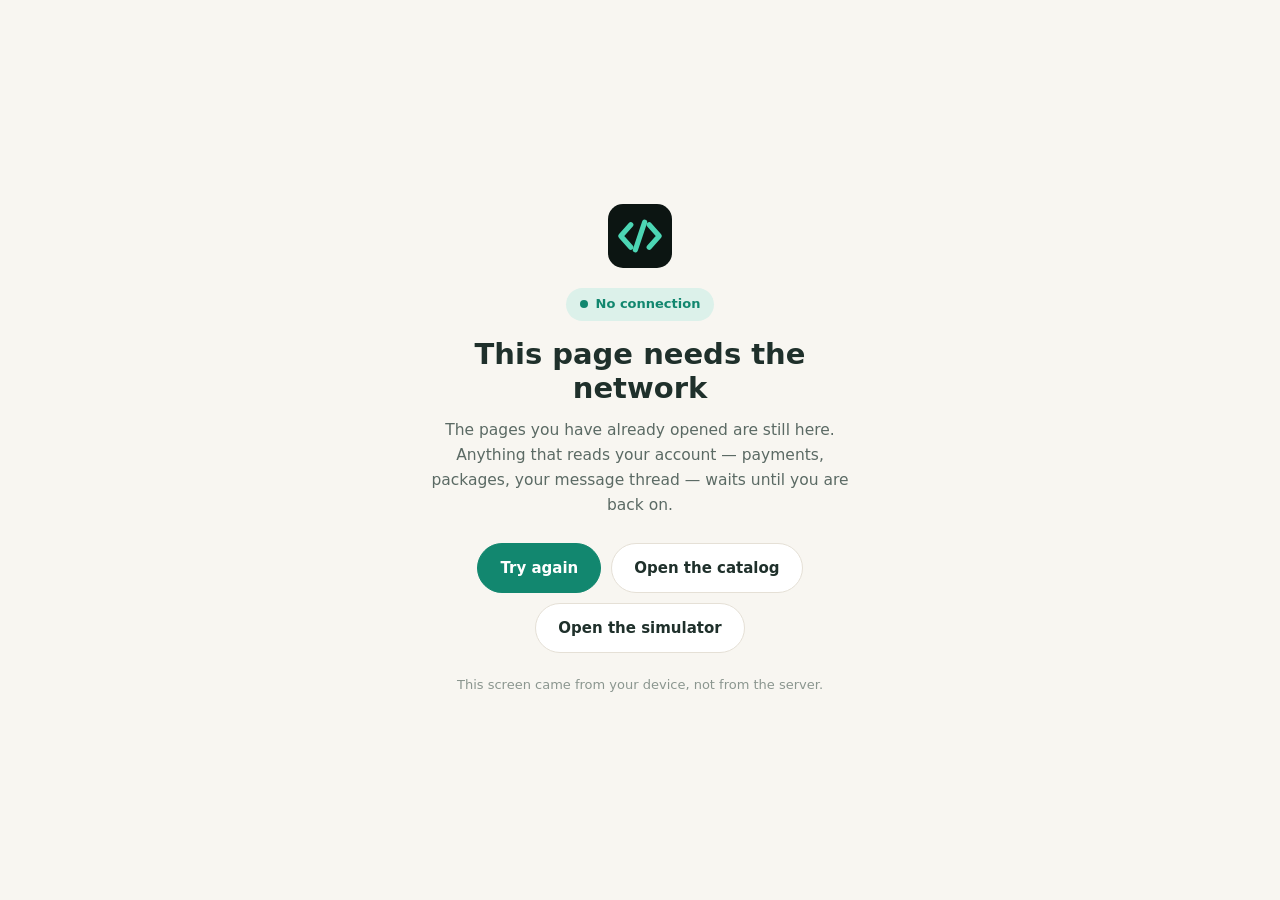
<file: offline.html>
<!doctype html>
<html lang="en">
<head>
<meta charset="utf-8">
<meta name="viewport" content="width=device-width, initial-scale=1, viewport-fit=cover">
<title>Offline — Build with JUDECH</title>
<meta name="robots" content="noindex">
<meta name="theme-color" content="#F8F6F1" media="(prefers-color-scheme: light)">
<meta name="theme-color" content="#101512" media="(prefers-color-scheme: dark)">
<link rel="icon" href="/favicon.ico" sizes="32x32 16x16">
<link rel="icon" type="image/svg+xml" href="/icons/icon.svg">
<link rel="apple-touch-icon" href="/icons/apple-touch-icon.png">
<style>
  :root{
    --ground:#F8F6F1; --panel:#FFFFFF; --line:#E5E0D6;
    --ink:#1F302B; --ink-2:#5B6A64; --ink-3:#8B968F;
    --accent:#12876F; --accent-soft:#DCF1EA; --on-accent:#FFFFFF;
  }
  @media (prefers-color-scheme:dark){
    :root{
      --ground:#101512; --panel:#19211D; --line:#2B3730;
      --ink:#E7EDEA; --ink-2:#A3B0AA; --ink-3:#78857F;
      --accent:#4CD6B4; --accent-soft:#123029; --on-accent:#052019;
    }
  }
  *{box-sizing:border-box}
  html,body{margin:0; height:100%}
  body{
    display:grid; place-items:center;
    padding:max(24px, env(safe-area-inset-top)) max(20px, env(safe-area-inset-right))
            max(24px, env(safe-area-inset-bottom)) max(20px, env(safe-area-inset-left));
    background:var(--ground); color:var(--ink);
    font-family:"Nunito",system-ui,-apple-system,"Segoe UI",sans-serif;
    line-height:1.6; -webkit-font-smoothing:antialiased; text-align:center;
  }
  .sheet{width:min(430px,100%)}
  .mark{width:64px; height:64px; margin:0 auto 20px; display:block}
  h1{font-size:clamp(23px,6vw,29px); font-weight:800; line-height:1.2; margin:0}
  p{color:var(--ink-2); font-size:15.5px; margin:12px 0 0}
  .dot{display:inline-flex; align-items:center; gap:8px; margin-bottom:16px;
    padding:6px 14px; border-radius:999px; background:var(--accent-soft);
    color:var(--accent); font-size:13px; font-weight:800}
  .dot i{width:8px; height:8px; border-radius:50%; background:currentColor;
    animation:beat 1.8s ease-in-out infinite}
  @keyframes beat{50%{opacity:.35; transform:scale(.8)}}
  .acts{display:flex; flex-wrap:wrap; gap:10px; justify-content:center; margin-top:26px}
  .btn{display:inline-flex; align-items:center; justify-content:center; min-height:48px;
    padding:12px 22px; border-radius:999px; border:1.5px solid var(--line);
    background:var(--panel); color:inherit; font:inherit; font-weight:800; font-size:15px;
    text-decoration:none; cursor:pointer}
  .btn.primary{background:var(--accent); border-color:var(--accent); color:var(--on-accent)}
  .fine{margin-top:22px; font-size:13px; color:var(--ink-3)}
  @media (prefers-reduced-motion:reduce){ .dot i{animation:none} }
</style>
</head>
<body>
  <main class="sheet">
    <svg class="mark" viewBox="0 0 32 32" aria-hidden="true">
      <rect width="32" height="32" rx="7.5" fill="#0C1512"/>
      <g fill="none" stroke="#4CD6B4" stroke-width="2.6" stroke-linecap="round" stroke-linejoin="round">
        <path d="M11.4 10.4 6.4 16l5 5.6"/><path d="M20.6 10.4 25.6 16l-5 5.6"/><path d="M18.3 9.1 13.7 22.9"/>
      </g>
    </svg>
    <span class="dot"><i></i> No connection</span>
    <h1>This page needs the network</h1>
    <p>The pages you have already opened are still here. Anything that reads your
       account &mdash; payments, packages, your message thread &mdash; waits until
       you are back on.</p>
    <div class="acts">
      <button class="btn primary" type="button" id="again">Try again</button>
      <a class="btn" href="/">Open the catalog</a>
      <a class="btn" href="/simulation.html">Open the simulator</a>
    </div>
    <p class="fine">This screen came from your device, not from the server.</p>
  </main>
<script>
  var btn = document.getElementById('again');
  btn.addEventListener('click', function () { location.reload(); });
  /* the moment the network is back, go and get the page that was asked for */
  window.addEventListener('online', function () { location.reload(); });
</script>
</body>
</html>
</file>
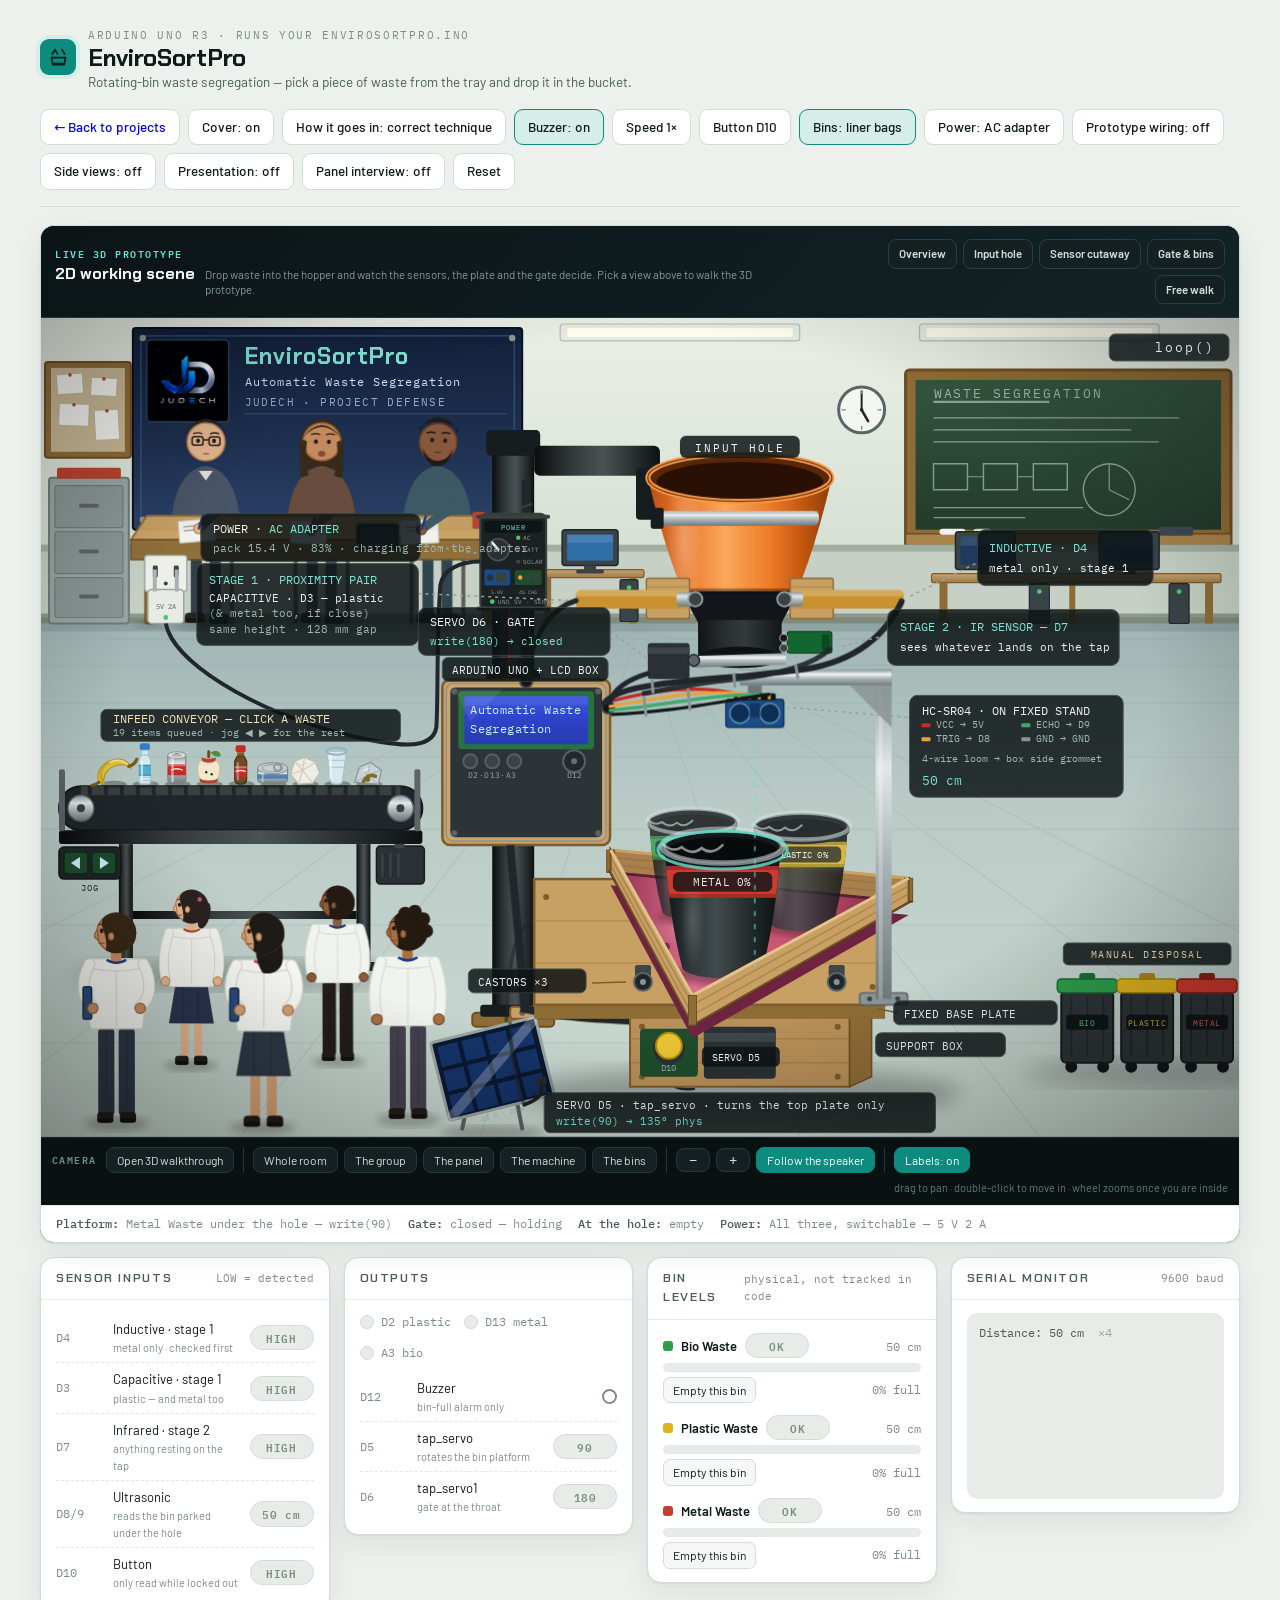
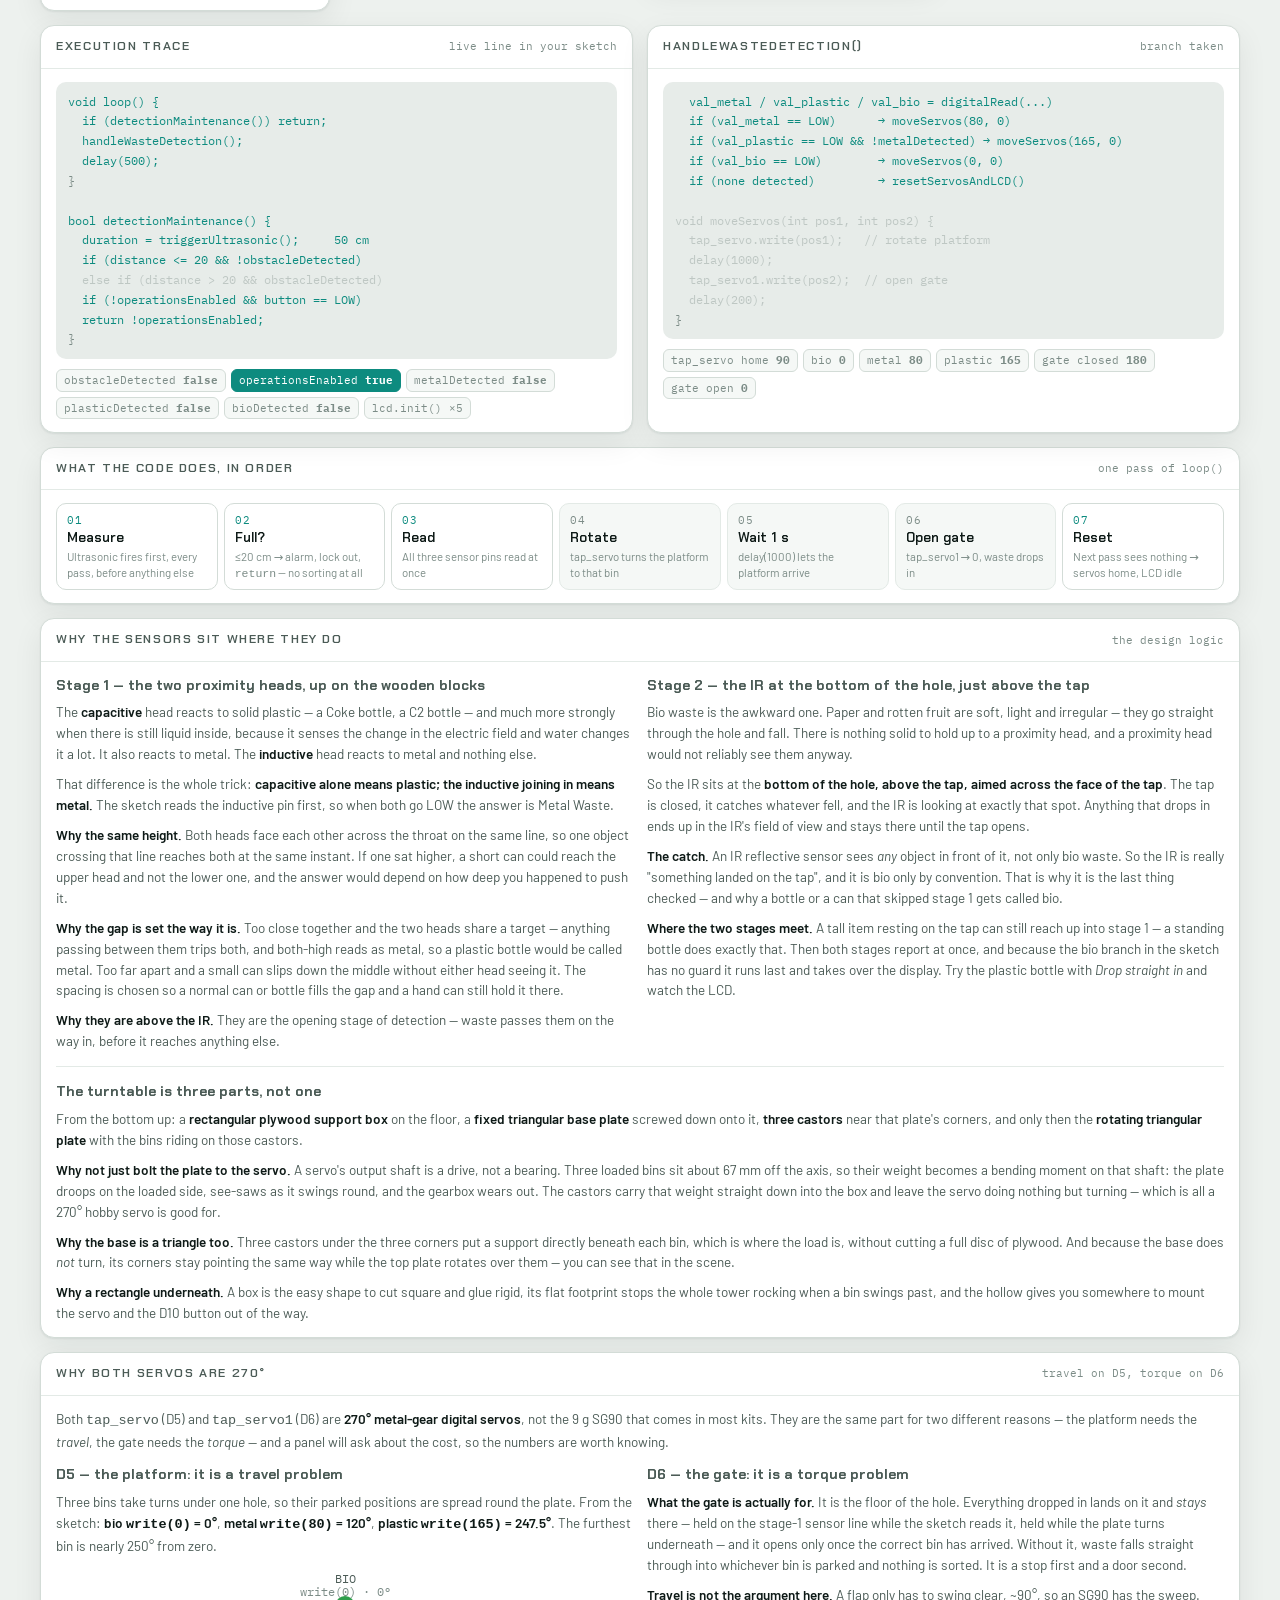
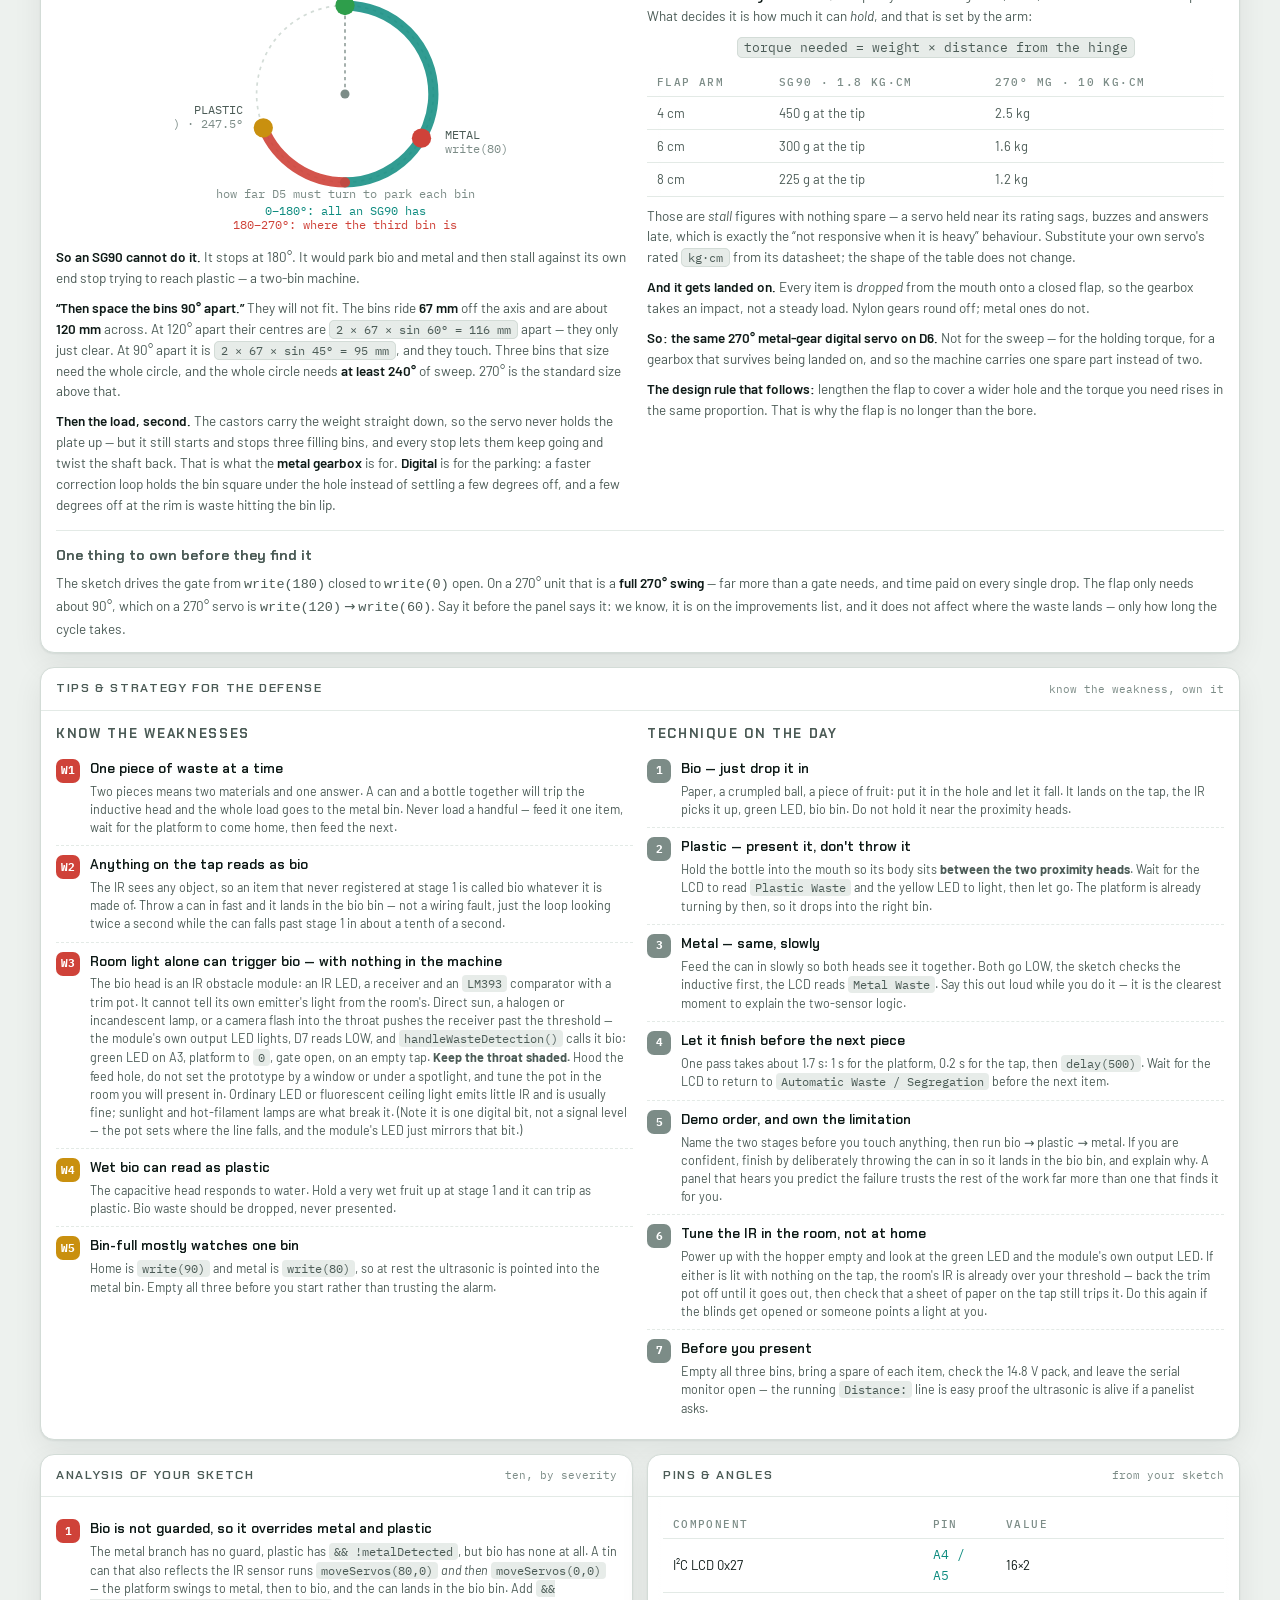
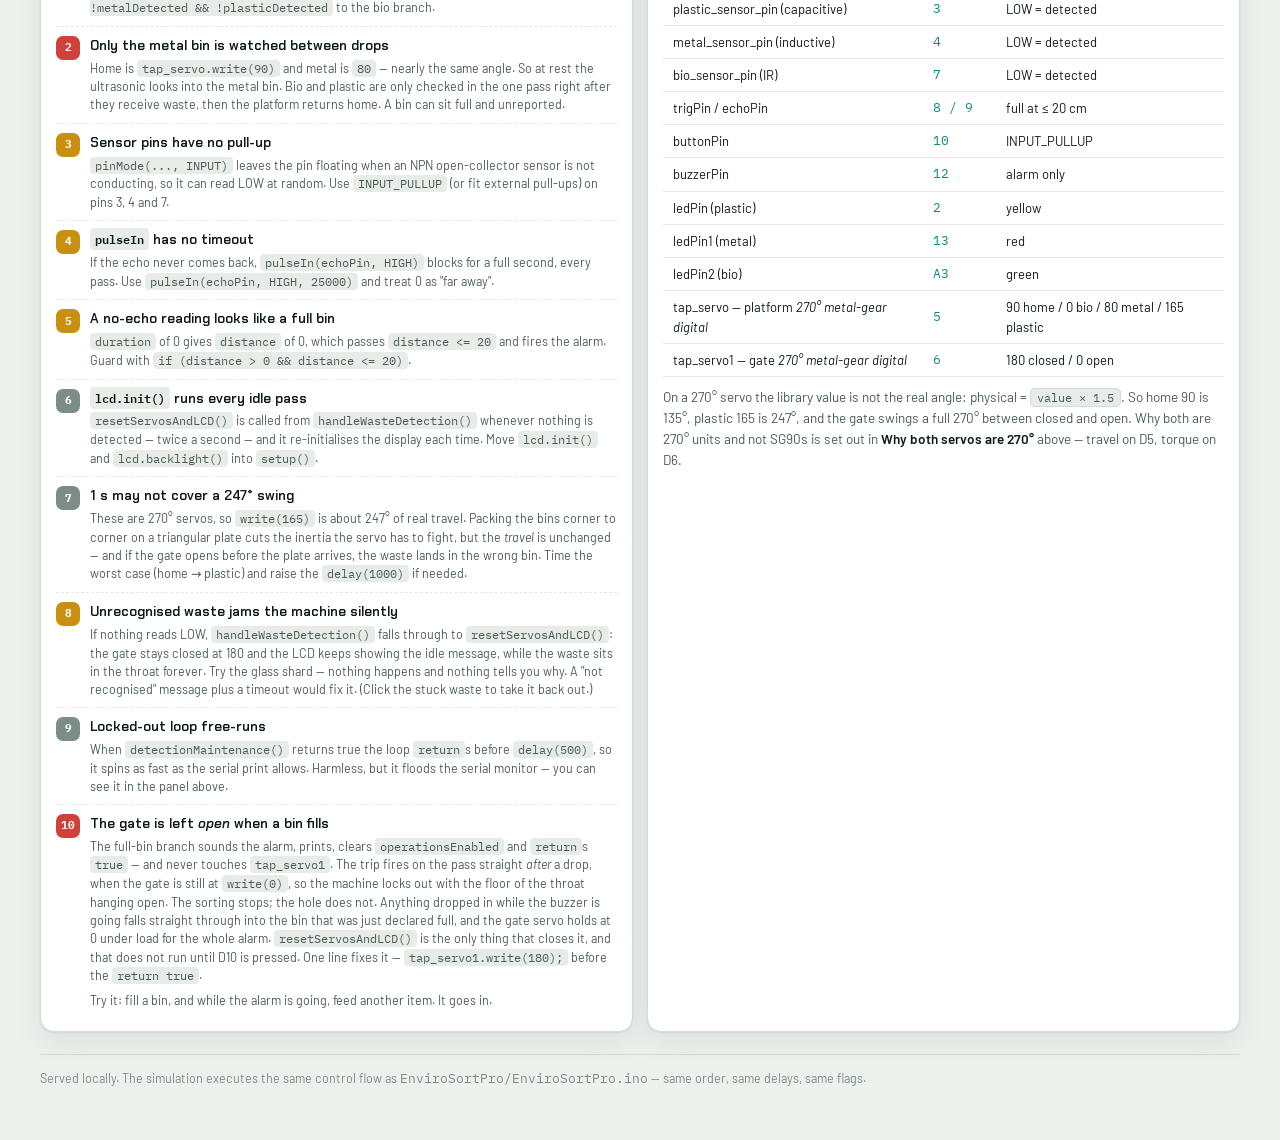
<file: simulation.html>
<!doctype html>
<html lang="en">
<head>
<meta charset="utf-8">
<meta name="viewport" content="width=device-width, initial-scale=1, viewport-fit=cover">
<!-- the page names the version of every asset, so it is always fetched fresh -->
<meta http-equiv="cache-control" content="no-cache, must-revalidate">
<title>EnviroSortPro — Automatic Waste Segregation Simulator</title>
<!-- the .ico is the one every browser looks for at the site root whether or not
     the page names an icon; the svg below is what a modern one actually draws -->
<link rel="icon" href="/favicon.ico" sizes="32x32 16x16">
<link rel="icon" type="image/svg+xml" href="data:image/svg+xml,<svg xmlns='http://www.w3.org/2000/svg' viewBox='0 0 16 16'><text y='13' font-size='13'>&#9851;</text></svg>">
<!-- ===== installable app =====
     The manifest makes the site something you can keep on a home screen; the
     two theme-colors hand the phone the right colour for the bar above the
     page in either theme, and the apple-* pair is the same arrangement for a
     Safari that has never read a manifest. -->
<link rel="manifest" href="/manifest.webmanifest">
<meta name="theme-color" content="#EDF1EE" media="(prefers-color-scheme: light)">
<meta name="theme-color" content="#0B1211" media="(prefers-color-scheme: dark)">
<meta name="color-scheme" content="light dark">
<meta name="application-name" content="JUDECH">
<meta name="mobile-web-app-capable" content="yes">
<meta name="apple-mobile-web-app-capable" content="yes">
<meta name="apple-mobile-web-app-status-bar-style" content="black-translucent">
<meta name="apple-mobile-web-app-title" content="EnviroSortPro">
<link rel="apple-touch-icon" href="/icons/apple-touch-icon.png">
<link rel="apple-touch-icon" sizes="167x167" href="/icons/apple-touch-icon-167.png">
<link rel="mask-icon" href="/icons/icon.svg" color="#12876F">
<link rel="preconnect" href="https://fonts.googleapis.com">
<link rel="preconnect" href="https://fonts.gstatic.com" crossorigin>
<link rel="stylesheet" href="https://fonts.googleapis.com/css2?family=Chakra+Petch:wght@500;600;700&family=Barlow:wght@400;500;600&family=IBM+Plex+Mono:wght@400;500;600&display=swap">
<link rel="stylesheet" href="css/style.css?v=20260914r">
<link rel="stylesheet" href="css/mobile.css?v=20260914r">
</head>
<body class="page-sim">
<div class="wrap">

<header>
  <div class="brandline">
    <span class="mark" aria-hidden="true">
      <svg viewBox="0 0 24 24" fill="none" stroke="#05201C" stroke-width="2" stroke-linecap="round" stroke-linejoin="round">
        <path d="M7 19h10M5 8l3-5 3 5M19 8l-3-5"/><path d="M4 12h16l-1.5 8h-13z"/>
      </svg>
    </span>
    <div>
      <span class="eyebrow">Arduino Uno R3 &middot; runs your EnviroSortPro.ino</span>
      <h1>EnviroSortPro</h1>
      <div class="sub">Rotating-bin waste segregation &mdash; pick a piece of waste from the tray and drop it in the bucket.</div>
    </div>
  </div>
  <div class="hdr-tools">
    <a class="btn" href="index.html">&larr; Back to projects</a>
    <button class="btn" type="button" data-pwa-install hidden>Install app</button>
    <button class="btn" id="coverBtn" aria-pressed="false">Cover: on</button>
    <button class="btn" id="insertBtn">How it goes in: correct technique</button>
    <button class="btn" id="soundBtn" aria-pressed="true">Buzzer: on</button>
    <button class="btn" id="speedBtn">Speed 1&times;</button>
    <button class="btn" id="btnD10">Button D10</button>
    <button class="btn" id="linerBtn" aria-pressed="true">Bins: liner bags</button>
    <button class="btn" id="powerBtn" aria-pressed="false">Power: AC adapter</button>
    <button class="btn" id="protoBtn" aria-pressed="false">Prototype wiring: off</button>
    <button class="btn" id="sideBtn" aria-pressed="false">Side views: off</button>
    <button class="btn" id="presentBtn" aria-pressed="false">Presentation: off</button>
    <button class="btn" id="interviewBtn" aria-pressed="false">Panel interview: off</button>
    <button class="btn" id="resetBtn">Reset</button>
  </div>
</header>

<section class="card scene" id="sceneCard">
<div class="prototype-nav" id="prototypeNav" aria-label="3D prototype views">
  <div class="prototype-nav-copy">
    <span class="prototype-kicker">Live 3D prototype</span>
    <strong id="protoViewTitle">Fixed overview</strong>
    <span id="protoViewCopy">See the complete machine, its input opening, controller, gate, sensors and rotating bins.</span>
  </div>
  <div class="prototype-nav-actions" role="group" aria-label="Choose a prototype view">
    <button type="button" class="proto-view" data-proto-focus="overview" aria-pressed="true">Overview</button>
    <button type="button" class="proto-view" data-proto-focus="hole" aria-pressed="false">Input hole</button>
    <button type="button" class="proto-view" data-proto-focus="sensors" aria-pressed="false">Sensor cutaway</button>
    <button type="button" class="proto-view" data-proto-focus="sorter" aria-pressed="false">Gate &amp; bins</button>
    <button type="button" class="proto-view" data-proto-focus="walk" aria-pressed="false">Free walk</button>
  </div>
</div>
<svg id="scene" viewBox="0 0 1200 820" role="img" aria-label="Simulation of the EnviroSortPro machine with a rotating bin platform">
<defs>
  <clipPath id="beltClip"><rect x="40" y="466" width="320" height="16"/></clipPath>
  <linearGradient id="wallG" x1="0" y1="0" x2="0" y2="1">
    <stop offset="0" stop-color="#EAEFE6"/><stop offset=".55" stop-color="#DDE5DA"/><stop offset="1" stop-color="#CFD9CC"/>
  </linearGradient>
  <linearGradient id="tarpG" x1="0" y1="0" x2="0" y2="1">
    <stop offset="0" stop-color="#12203A"/><stop offset=".55" stop-color="#1E3050"/><stop offset="1" stop-color="#2A4166"/>
  </linearGradient>
  <linearGradient id="boardG" x1="0" y1="0" x2="0" y2="1">
    <stop offset="0" stop-color="#33553F"/><stop offset=".5" stop-color="#2A4835"/><stop offset="1" stop-color="#223B2C"/>
  </linearGradient>
  <linearGradient id="deskG" x1="0" y1="0" x2="0" y2="1">
    <stop offset="0" stop-color="#C6A472"/><stop offset="1" stop-color="#9E7C4A"/>
  </linearGradient>
  <linearGradient id="floorG" x1="0" y1="0" x2="0" y2="1">
    <stop offset="0" stop-color="#9FB5B4"/><stop offset=".35" stop-color="#BACBC6"/><stop offset="1" stop-color="#CBD9D2"/>
  </linearGradient>
  <linearGradient id="hopG" x1="0" y1="0" x2="1" y2="0">
    <stop offset="0" stop-color="#B84E12"/><stop offset=".18" stop-color="#E8752A"/>
    <stop offset=".42" stop-color="#FCA85C"/><stop offset=".66" stop-color="#EE7C28"/>
    <stop offset=".84" stop-color="#C4570F"/><stop offset="1" stop-color="#8E3C0A"/>
  </linearGradient>
  <linearGradient id="binG" x1="0" y1="0" x2="1" y2="0">
    <stop offset="0" stop-color="#101416"/><stop offset=".2" stop-color="#2C3436"/>
    <stop offset=".45" stop-color="#414A4C"/><stop offset=".72" stop-color="#252C2E"/><stop offset="1" stop-color="#0C1011"/>
  </linearGradient>
  <linearGradient id="pipeG" x1="0" y1="0" x2="1" y2="0">
    <stop offset="0" stop-color="#0A0C0D"/><stop offset=".3" stop-color="#33393B"/>
    <stop offset=".55" stop-color="#4A5254"/><stop offset="1" stop-color="#0D1112"/>
  </linearGradient>
  <linearGradient id="steelG" x1="0" y1="0" x2="0" y2="1">
    <stop offset="0" stop-color="#8C979A"/><stop offset=".3" stop-color="#E2E8E9"/>
    <stop offset=".6" stop-color="#A8B2B5"/><stop offset="1" stop-color="#6E787B"/>
  </linearGradient>
  <linearGradient id="platG" x1="0" y1="0" x2="1" y2="0">
    <stop offset="0" stop-color="#8E2E4C"/><stop offset=".28" stop-color="#DE6E8D"/>
    <stop offset=".58" stop-color="#C9536F"/><stop offset="1" stop-color="#7C2946"/>
  </linearGradient>
  <linearGradient id="cardG" x1="0" y1="0" x2="0" y2="1">
    <stop offset="0" stop-color="#D6B27C"/><stop offset="1" stop-color="#B78F58"/>
  </linearGradient>
  <linearGradient id="lcdG" x1="0" y1="0" x2="0" y2="1">
    <stop offset="0" stop-color="#2A44E0"/><stop offset=".5" stop-color="#1C31C6"/><stop offset="1" stop-color="#152AA8"/>
  </linearGradient>
  <radialGradient id="vig" cx=".5" cy=".45" r=".78">
    <stop offset=".55" stop-color="#000" stop-opacity="0"/><stop offset="1" stop-color="#000" stop-opacity=".42"/>
  </radialGradient>
  <radialGradient id="spec"><stop offset="0" stop-color="#fff" stop-opacity=".5"/><stop offset="1" stop-color="#fff" stop-opacity="0"/></radialGradient>
  <filter id="blurS"><feGaussianBlur stdDeviation="10"/></filter>
  <filter id="blurXS"><feGaussianBlur stdDeviation="4"/></filter>
  <filter id="glow"><feGaussianBlur stdDeviation="6" result="b"/><feMerge><feMergeNode in="b"/><feMergeNode in="SourceGraphic"/></feMerge></filter>
  <clipPath id="hopClip"><path d="M 572 88 Q 604 224 642 290 A 58 16 0 0 0 758 290 Q 796 224 828 88 Z"/></clipPath>
  <clipPath id="binClip"><path id="cpShared" d=""/></clipPath>
</defs>

<!-- ====== the room: a college laboratory used for the defense ====== -->
<rect x="0" y="0" width="1200" height="306" fill="url(#wallG)"/>

<!-- surface-mounted fluorescents -->
<g id="lights">
  <rect x="520" y="6" width="240" height="17" rx="3" fill="#E4EAE2" stroke="#AFBCAD" stroke-width="1.2"/>
  <rect x="527" y="10" width="226" height="9" rx="2" fill="#FFFDEC"/>
  <rect x="880" y="6" width="240" height="17" rx="3" fill="#E4EAE2" stroke="#AFBCAD" stroke-width="1.2"/>
  <rect x="887" y="10" width="226" height="9" rx="2" fill="#FFFDEC"/>
</g>

<!-- notice board, far left -->
<g id="notice">
  <rect x="4" y="44" width="86" height="96" rx="3" fill="#8E6C36" stroke="#6E4E24" stroke-width="2"/>
  <rect x="10" y="50" width="74" height="84" fill="#C9B896"/>
  <g fill="#F2F2EE" stroke="#B8AE94" stroke-width=".8">
    <rect x="16" y="56" width="26" height="20" transform="rotate(-4 29 66)"/>
    <rect x="50" y="60" width="26" height="18" transform="rotate(3 63 69)"/>
    <rect x="18" y="86" width="30" height="22" transform="rotate(2 33 97)"/>
    <rect x="54" y="92" width="24" height="30" transform="rotate(-3 66 107)"/>
  </g>
  <g fill="#B8452E"><circle cx="29" cy="57" r="1.8"/><circle cx="63" cy="61" r="1.8"/><circle cx="33" cy="87" r="1.8"/><circle cx="66" cy="93" r="1.8"/></g>
</g>

<!-- chalkboard, right wall -->
<g id="chalkboard">
  <rect x="866" y="52" width="326" height="182" rx="4" fill="#8E6C36" stroke="#6E4E24" stroke-width="3"/>
  <rect x="876" y="62" width="306" height="150" fill="url(#boardG)"/>
  <g stroke="#E8F0E8" fill="none" opacity=".5">
    <path d="M894 84 H1010" stroke-width="2.2"/>
    <path d="M894 100 H1140 M894 112 H1092 M894 124 H1120" stroke-width="1.2"/>
    <path d="M894 146 h34 v26 h-34 z M944 146 h34 v26 h-34 z M994 146 h34 v26 h-34 z" stroke-width="1.4"/>
    <path d="M928 159 H944 M978 159 H994" stroke-width="1.2"/>
    <path d="M894 190 H1044 M894 200 H986" stroke-width="1.2"/>
    <path d="M1070 146 a26 26 0 1 0 .1 0" stroke-width="1.4"/>
    <path d="M1070 146 V172 M1070 172 L1090 182" stroke-width="1.2"/>
  </g>
  <text x="894" y="80" font-family="IBM Plex Mono, monospace" font-size="13" letter-spacing="2" fill="#E8F0E8" opacity=".62">WASTE SEGREGATION</text>
  <rect x="866" y="216" width="326" height="12" rx="2" fill="#A8834A" stroke="#6E4E24" stroke-width="1.5"/>
  <rect x="900" y="211" width="26" height="6" rx="3" fill="#F2F2EE"/>
  <rect x="934" y="211" width="18" height="6" rx="3" fill="#F2F2EE" opacity=".8"/>
  <rect x="1120" y="209" width="34" height="9" rx="2" fill="#3E4A54"/>
</g>

<!-- wall clock -->
<g id="clock">
  <circle cx="822" cy="92" r="23" fill="#F4F6F2" stroke="#5B6467" stroke-width="3"/>
  <circle cx="822" cy="92" r="1.8" fill="#20272A"/>
  <path id="clockH" d="M822 92 V79" stroke="#20272A" stroke-width="2.6" stroke-linecap="round"/>
  <path id="clockM" d="M822 92 V73" stroke="#20272A" stroke-width="2" stroke-linecap="round"/>
  <g stroke="#8A9496" stroke-width="1.5"><path d="M822 72 V76"/><path d="M842 92 H838"/><path d="M822 112 V108"/><path d="M802 92 H806"/></g>
</g>

<!-- chair rail and wainscot -->
<rect x="0" y="232" width="1200" height="74" fill="#C6D0C4"/>
<rect x="0" y="227" width="1200" height="7" fill="#A2AFA0"/>
<rect x="0" y="296" width="1200" height="10" fill="#8C9A8A"/>

<!-- floor, receding to a vanishing point -->
<path d="M0 306 H1200 V820 H0 Z" fill="url(#floorG)"/>
<g stroke="#93A8A4" stroke-width="1.2" opacity=".28" fill="none">
  <path d="M0 322 H1200"/><path d="M0 348 H1200"/><path d="M0 386 H1200"/><path d="M0 440 H1200"/>
  <path d="M0 512 H1200"/><path d="M0 608 H1200"/><path d="M0 726 H1200"/>
  <path d="M-400 820 L600 306"/><path d="M-100 820 L600 306"/><path d="M200 820 L600 306"/>
  <path d="M440 820 L600 306"/><path d="M760 820 L600 306"/><path d="M1000 820 L600 306"/>
  <path d="M1300 820 L600 306"/><path d="M1600 820 L600 306"/>
</g>
<rect x="0" y="300" width="1200" height="14" fill="#000" opacity=".1"/>

<!-- filing cabinet, far left -->
<g id="cabinet">
  <rect x="8" y="160" width="80" height="146" rx="3" fill="#9AA6A4" stroke="#6E7C7A" stroke-width="2"/>
  <g fill="#8A9694" stroke="#6E7C7A" stroke-width="1.2">
    <rect x="14" y="168" width="68" height="42" rx="2"/><rect x="14" y="214" width="68" height="42" rx="2"/>
    <rect x="14" y="260" width="68" height="40" rx="2"/>
  </g>
  <g fill="#5B6467"><rect x="38" y="186" width="20" height="4" rx="2"/><rect x="38" y="232" width="20" height="4" rx="2"/><rect x="38" y="277" width="20" height="4" rx="2"/></g>
  <rect x="16" y="150" width="64" height="11" rx="2" fill="#B8452E"/>
</g>

<!-- computer workstation, left of the machine -->
<g id="pc1">
  <rect x="496" y="252" width="108" height="8" rx="2" fill="url(#deskG)" stroke="#7E5B2C" stroke-width="1.2"/>
  <rect x="504" y="260" width="7" height="46" fill="#8E6C36"/><rect x="589" y="260" width="7" height="46" fill="#8E6C36"/>
  <rect x="522" y="212" width="56" height="36" rx="3" fill="#3A4448" stroke="#20272A" stroke-width="1.5"/>
  <rect x="527" y="217" width="46" height="26" fill="#2E6FA8"/>
  <rect x="527" y="217" width="46" height="8" fill="#fff" opacity=".12"/>
  <rect x="544" y="248" width="12" height="5" fill="#3A4448"/><rect x="536" y="252" width="28" height="4" rx="2" fill="#3A4448"/>
  <rect x="516" y="262" width="40" height="5" rx="2" fill="#C6CDCB"/>
  <rect x="562" y="262" width="12" height="6" rx="3" fill="#C6CDCB"/>
  <rect x="580" y="262" width="18" height="42" rx="2" fill="#3A4448" stroke="#20272A" stroke-width="1.2"/>
  <circle cx="589" cy="270" r="2.4" fill="#4BC969"/>
</g>

<!-- computer bench, right wall -->
<g id="pc2">
  <rect x="892" y="256" width="290" height="9" rx="2" fill="url(#deskG)" stroke="#7E5B2C" stroke-width="1.2"/>
  <rect x="900" y="265" width="8" height="41" fill="#8E6C36"/><rect x="1166" y="265" width="8" height="41" fill="#8E6C36"/>
  <rect x="1030" y="265" width="6" height="41" fill="#8E6C36"/>
  <g>
    <rect x="916" y="214" width="60" height="38" rx="3" fill="#3A4448" stroke="#20272A" stroke-width="1.5"/>
    <rect x="921" y="219" width="50" height="28" fill="#1E3A5C"/>
    <rect x="921" y="219" width="50" height="9" fill="#fff" opacity=".1"/>
    <rect x="940" y="252" width="12" height="5" fill="#3A4448"/>
    <rect x="922" y="267" width="44" height="5" rx="2" fill="#C6CDCB"/>
  </g>
  <g>
    <rect x="1060" y="214" width="60" height="38" rx="3" fill="#3A4448" stroke="#20272A" stroke-width="1.5"/>
    <rect x="1065" y="219" width="50" height="28" fill="#1E3A5C"/>
    <rect x="1065" y="219" width="50" height="9" fill="#fff" opacity=".1"/>
    <rect x="1084" y="252" width="12" height="5" fill="#3A4448"/>
    <rect x="1066" y="267" width="44" height="5" rx="2" fill="#C6CDCB"/>
  </g>
  <rect x="990" y="266" width="20" height="40" rx="2" fill="#3A4448" stroke="#20272A" stroke-width="1.2"/>
  <circle cx="1000" cy="274" r="2.4" fill="#4BC969"/>
  <rect x="1130" y="266" width="20" height="40" rx="2" fill="#3A4448" stroke="#20272A" stroke-width="1.2"/>
  <circle cx="1140" cy="274" r="2.4" fill="#4BC969"/>
</g>

<!-- ====== defense tarpaulin behind the panel ====== -->
<g id="tarp">
  <rect x="92" y="10" width="390" height="202" rx="3" fill="url(#tarpG)" stroke="#0A1220" stroke-width="2"/>
  <rect x="100" y="18" width="374" height="186" rx="2" fill="none" stroke="#4E6E9E" stroke-width="1.2" opacity=".6"/>
  <rect x="106" y="22" width="82" height="82" rx="4" fill="#05070C" stroke="#31465F" stroke-width="1.2"/>
  <image href="img/jd-logo.png" x="108" y="24" width="78" height="78" preserveAspectRatio="xMidYMid meet"/>
  <text x="204" y="46" font-family="Chakra Petch, sans-serif" font-size="23" font-weight="700" letter-spacing="1" fill="#7FE3D4">EnviroSortPro</text>
  <text x="204" y="68" font-family="IBM Plex Mono, monospace" font-size="12.5" letter-spacing="1" fill="#CFE0EE">Automatic Waste Segregation</text>
  <text x="204" y="88" font-family="IBM Plex Mono, monospace" font-size="11" letter-spacing="1.4" fill="#8FAEC4">JUDECH &#183; PROJECT DEFENSE</text>
  <path d="M204 96 H466" stroke="#4E6E9E" stroke-width="1" opacity=".55"/>
  <g fill="#8A9496"><circle cx="102" cy="20" r="3.2"/><circle cx="472" cy="20" r="3.2"/><circle cx="102" cy="202" r="3.2"/><circle cx="472" cy="202" r="3.2"/></g>
</g>

<!-- ====== the defense panel: three people, watching and scoring ====== -->
<g id="panel" opacity=".97">
  <!-- panelist 1: glasses -->
  <g id="pan0">
  <g id="pan0Legs">
    <rect x="137" y="242" width="4" height="64" fill="#3A3028" opacity=".75"/>
    <rect x="189" y="242" width="4" height="64" fill="#3A3028" opacity=".75"/>
    <ellipse cx="165" cy="307" rx="34" ry="6" fill="#000" opacity=".2" filter="url(#blurXS)"/>
    <rect x="150" y="238" width="11" height="60" rx="3" fill="#2F3947"/>
    <rect x="169" y="238" width="11" height="60" rx="3" fill="#2F3947"/>
    <rect x="144" y="295" width="20" height="10" rx="4.5" fill="#241E1A"/>
    <rect x="144" y="301" width="20" height="4" rx="2" fill="#15110F"/>
    <rect x="168" y="296" width="20" height="10" rx="4.5" fill="#241E1A"/>
    <rect x="168" y="302" width="20" height="4" rx="2" fill="#15110F"/>
  </g>
    <path d="M131 198 C135 164 149 150 165 148 C181 150 195 164 199 198 Z" fill="#4A5568"/>
    <path d="M158 153 L165 163 L172 153 Z" fill="#E8E4DA"/>
    <g id="pan0Head">
      <circle cx="165" cy="124" r="19" fill="#E9B98F" stroke="#B77F52" stroke-width="1.5"/>
      <path d="M146 120 A19 19 0 0 1 184 120 L184 112 Q165 96 146 112 Z" fill="#2A2320"/>
      <path d="M152 116 q5 -2 9 0 M169 116 q5 -2 9 0" fill="none" stroke="#2A2320" stroke-width="1.4"/>
      <ellipse id="pan0EyeL" cx="157" cy="123" rx="1.9" ry="2.2" fill="#201812"/>
      <ellipse id="pan0EyeR" cx="173" cy="123" rx="1.9" ry="2.2" fill="#201812"/>
      <rect x="151" y="119" width="11" height="8.5" rx="2.5" fill="none" stroke="#2A2320" stroke-width="1.5"/>
      <rect x="168" y="119" width="11" height="8.5" rx="2.5" fill="none" stroke="#2A2320" stroke-width="1.5"/>
      <path d="M162 122 L168 122" stroke="#2A2320" stroke-width="1.5"/>
      <ellipse id="pan0Mouth" cx="165" cy="136" rx="3.4" ry="0.6" fill="#8A4A38"/>
      <path id="pan0Smile" d="M157.4 134 Q165 142.6 172.6 134" fill="none" stroke="#7A3E2E" stroke-width="1.8" stroke-linecap="round" opacity="0"/>
    </g>
  </g>

  <!-- panelist 2: long hair -->
  <g id="pan1">
  <g id="pan1Legs">
    <rect x="253" y="242" width="4" height="64" fill="#3A3028" opacity=".75"/>
    <rect x="305" y="242" width="4" height="64" fill="#3A3028" opacity=".75"/>
    <ellipse cx="281" cy="307" rx="34" ry="6" fill="#000" opacity=".2" filter="url(#blurXS)"/>
    <rect x="266" y="238" width="11" height="60" rx="3" fill="#46414F"/>
    <rect x="285" y="238" width="11" height="60" rx="3" fill="#46414F"/>
    <rect x="260" y="295" width="20" height="10" rx="4.5" fill="#241E1A"/>
    <rect x="260" y="301" width="20" height="4" rx="2" fill="#15110F"/>
    <rect x="284" y="296" width="20" height="10" rx="4.5" fill="#241E1A"/>
    <rect x="284" y="302" width="20" height="4" rx="2" fill="#15110F"/>
  </g>
    <ellipse cx="281" cy="128" rx="22" ry="27" fill="#3A2A16"/>
    <path d="M247 198 C251 164 265 150 281 148 C297 150 311 164 315 198 Z" fill="#6B4E3D"/>
    <g id="pan1Head">
      <circle cx="281" cy="124" r="19" fill="#C98E62" stroke="#96633C" stroke-width="1.5"/>
      <path d="M262 120 Q281 98 300 120 Q292 108 281 107 Q270 108 262 120 Z" fill="#3A2A16"/>
      <path d="M262 122 Q257 146 261 160 L268 158 Q264 140 266 124 Z" fill="#3A2A16"/>
      <path d="M300 122 Q305 146 301 160 L294 158 Q298 140 296 124 Z" fill="#3A2A16"/>
      <path d="M270 117 q5 -2 9 0 M285 117 q5 -2 9 0" fill="none" stroke="#3A2A16" stroke-width="1.4"/>
      <ellipse id="pan1EyeL" cx="275" cy="124" rx="1.9" ry="2.2" fill="#201812"/>
      <ellipse id="pan1EyeR" cx="288" cy="124" rx="1.9" ry="2.2" fill="#201812"/>
      <ellipse id="pan1Mouth" cx="281" cy="136" rx="3.4" ry="0.6" fill="#8A4A38"/>
      <path id="pan1Smile" d="M273.4 134 Q281 142.6 288.6 134" fill="none" stroke="#7A3E2E" stroke-width="1.8" stroke-linecap="round" opacity="0"/>
    </g>
  </g>

  <!-- panelist 3: beard -->
  <g id="pan2">
  <g id="pan2Legs">
    <rect x="369" y="242" width="4" height="64" fill="#3A3028" opacity=".75"/>
    <rect x="421" y="242" width="4" height="64" fill="#3A3028" opacity=".75"/>
    <ellipse cx="397" cy="307" rx="34" ry="6" fill="#000" opacity=".2" filter="url(#blurXS)"/>
    <rect x="382" y="238" width="11" height="60" rx="3" fill="#2B3F49"/>
    <rect x="401" y="238" width="11" height="60" rx="3" fill="#2B3F49"/>
    <rect x="376" y="295" width="20" height="10" rx="4.5" fill="#241E1A"/>
    <rect x="376" y="301" width="20" height="4" rx="2" fill="#15110F"/>
    <rect x="400" y="296" width="20" height="10" rx="4.5" fill="#241E1A"/>
    <rect x="400" y="302" width="20" height="4" rx="2" fill="#15110F"/>
  </g>
    <path d="M363 198 C367 164 381 150 397 148 C413 150 427 164 431 198 Z" fill="#3D5A66"/>
    <g id="pan2Head">
      <circle cx="397" cy="124" r="19" fill="#8C5A3C" stroke="#5E3A22" stroke-width="1.5"/>
      <path d="M378 118 A19 19 0 0 1 416 118 L416 110 Q397 96 378 110 Z" fill="#241A12"/>
      <path d="M385 115 q5 -2 9 0 M400 115 q5 -2 9 0" fill="none" stroke="#241A12" stroke-width="1.4"/>
      <ellipse id="pan2EyeL" cx="391" cy="122" rx="1.9" ry="2.2" fill="#201812"/>
      <ellipse id="pan2EyeR" cx="404" cy="122" rx="1.9" ry="2.2" fill="#201812"/>
      <path d="M382 130 Q384 146 397 148 Q410 146 412 130 Q408 142 397 143 Q386 142 382 130 Z" fill="#241A12"/>
      <ellipse id="pan2Mouth" cx="397" cy="134" rx="3.1" ry="0.6" fill="#6E3628"/>
      <path id="pan2Smile" d="M390 132.4 Q397 140.4 404 132.4" fill="none" stroke="#B9765C" stroke-width="1.9" stroke-linecap="round" opacity="0"/>
    </g>
  </g>

  <!-- the table they sit behind -->
  <polygon points="106,198 456,198 472,222 90,222" fill="#C9A063" stroke="#8E6C36" stroke-width="2"/>
  <rect x="90" y="222" width="382" height="20" fill="#8E6C36" stroke="#6E4E24" stroke-width="1.5"/>
  <rect x="104" y="242" width="10" height="64" rx="2" fill="#8E6C36" stroke="#6E4E24" stroke-width="1.2"/>
  <rect x="442" y="242" width="10" height="64" rx="2" fill="#8E6C36" stroke="#6E4E24" stroke-width="1.2"/>
  <ellipse cx="109" cy="307" rx="16" ry="4" fill="#000" opacity=".2" filter="url(#blurXS)"/>
  <ellipse cx="447" cy="307" rx="16" ry="4" fill="#000" opacity=".2" filter="url(#blurXS)"/>

  <!-- score sheets: the ink fills in as they write -->
  <g transform="rotate(-5 156 213)">
    <rect x="138" y="202" width="36" height="22" rx="1" fill="#F2F2EE" stroke="#C6C6BC"/>
    <path d="M143 208 H167 M143 212 H163" stroke="#9A9A90" stroke-width="1.1"/>
    <path id="pan0Ink" d="M143 217 q3 -3 6 0 t6 0 t6 0 t5 0" fill="none" stroke="#1B3C8C" stroke-width="1.2" stroke-dasharray="34" stroke-dashoffset="34"/>
  </g>
  <g transform="rotate(4 268 215)">
    <rect x="250" y="204" width="36" height="22" rx="1" fill="#F2F2EE" stroke="#C6C6BC"/>
    <path d="M255 210 H279 M255 214 H275" stroke="#9A9A90" stroke-width="1.1"/>
    <path id="pan1Ink" d="M255 219 q3 -3 6 0 t6 0 t6 0 t5 0" fill="none" stroke="#1B3C8C" stroke-width="1.2" stroke-dasharray="34" stroke-dashoffset="34"/>
  </g>
  <g transform="rotate(-3 379 214)">
    <rect x="360" y="202" width="38" height="24" rx="1" fill="#F2F2EE" stroke="#C6C6BC"/>
    <path d="M365 209 H391 M365 213 H387" stroke="#9A9A90" stroke-width="1.1"/>
    <path id="pan2Ink" d="M365 218 q3 -3 6 0 t6 0 t6 0 t6 0" fill="none" stroke="#1B3C8C" stroke-width="1.2" stroke-dasharray="36" stroke-dashoffset="36"/>
  </g>

  <rect x="316" y="206" width="42" height="26" rx="3" fill="#101416" stroke="#39413F"/>
  <rect x="320" y="209" width="34" height="20" fill="#1E2A38"/>
  <rect x="432" y="194" width="13" height="17" rx="2" fill="#B8452E"/>
  <path d="M445 198 q7 4 0 9" stroke="#B8452E" stroke-width="2.5" fill="none"/>

  <!-- writing arms, on top of the table -->
  <g id="pan0Arm">
    <path d="M180 190 L160 209" stroke="#4A5568" stroke-width="9" stroke-linecap="round"/>
    <circle cx="158" cy="211" r="5" fill="#E9B98F" stroke="#B77F52" stroke-width="1.2"/>
    <rect x="159" y="196" width="2.6" height="16" rx="1.3" fill="#1B3C8C" transform="rotate(18 160 204)"/>
  </g>
  <g id="pan1Arm">
    <path d="M296 190 L272 211" stroke="#6B4E3D" stroke-width="9" stroke-linecap="round"/>
    <circle cx="270" cy="213" r="5" fill="#C98E62" stroke="#96633C" stroke-width="1.2"/>
    <rect x="271" y="198" width="2.6" height="16" rx="1.3" fill="#1B3C8C" transform="rotate(18 272 206)"/>
  </g>
  <g id="pan2Arm">
    <path d="M412 190 L383 210" stroke="#3D5A66" stroke-width="9" stroke-linecap="round"/>
    <circle cx="381" cy="212" r="5" fill="#8C5A3C" stroke="#5E3A22" stroke-width="1.2"/>
    <rect x="382" y="197" width="2.6" height="16" rx="1.3" fill="#1B3C8C" transform="rotate(18 383 205)"/>
  </g>


  <!-- clapping arms: hidden until the panel applauds, when the writing arm is
       swapped out for these. Each arm swings about its own shoulder, so the
       hands meet in front of the chest instead of sliding sideways. The darker
       under-stroke is what keeps a sleeve readable against the same-coloured
       body underneath it.                                                   -->
  <g id="pan0Clap" opacity="0">
    <g id="pan0ClapL">
      <path d="M148 190 L161 168" stroke="#37404E" stroke-width="10.6" stroke-linecap="round"/>
      <path d="M148 190 L161 168" stroke="#4A5568" stroke-width="8.4" stroke-linecap="round"/>
      <ellipse cx="161" cy="165" rx="4.8" ry="6.6" fill="#E9B98F" stroke="#B77F52" stroke-width="1.2" transform="rotate(-15 161 165)"/>
    </g>
    <g id="pan0ClapR">
      <path d="M182 190 L169 168" stroke="#37404E" stroke-width="10.6" stroke-linecap="round"/>
      <path d="M182 190 L169 168" stroke="#4A5568" stroke-width="8.4" stroke-linecap="round"/>
      <ellipse cx="169" cy="165" rx="4.8" ry="6.6" fill="#E9B98F" stroke="#B77F52" stroke-width="1.2" transform="rotate(15 169 165)"/>
    </g>
    <g id="pan0Fx" opacity="0">
      <path d="M154 164 l-4 -1.6 M176 164 l4 -1.6 M157 156 l-2.6 -3 M173 156 l2.6 -3" stroke="#FFF0CE" stroke-width="1.5" stroke-linecap="round"/>
    </g>
  </g>
  <g id="pan1Clap" opacity="0">
    <g id="pan1ClapL">
      <path d="M264 190 L277 168" stroke="#523B2D" stroke-width="10.6" stroke-linecap="round"/>
      <path d="M264 190 L277 168" stroke="#6B4E3D" stroke-width="8.4" stroke-linecap="round"/>
      <ellipse cx="277" cy="165" rx="4.8" ry="6.6" fill="#C98E62" stroke="#96633C" stroke-width="1.2" transform="rotate(-15 277 165)"/>
    </g>
    <g id="pan1ClapR">
      <path d="M298 190 L285 168" stroke="#523B2D" stroke-width="10.6" stroke-linecap="round"/>
      <path d="M298 190 L285 168" stroke="#6B4E3D" stroke-width="8.4" stroke-linecap="round"/>
      <ellipse cx="285" cy="165" rx="4.8" ry="6.6" fill="#C98E62" stroke="#96633C" stroke-width="1.2" transform="rotate(15 285 165)"/>
    </g>
    <g id="pan1Fx" opacity="0">
      <path d="M270 164 l-4 -1.6 M292 164 l4 -1.6 M273 156 l-2.6 -3 M289 156 l2.6 -3" stroke="#FFF0CE" stroke-width="1.5" stroke-linecap="round"/>
    </g>
  </g>
  <g id="pan2Clap" opacity="0">
    <g id="pan2ClapL">
      <path d="M380 190 L393 168" stroke="#2E454F" stroke-width="10.6" stroke-linecap="round"/>
      <path d="M380 190 L393 168" stroke="#3D5A66" stroke-width="8.4" stroke-linecap="round"/>
      <ellipse cx="393" cy="165" rx="4.8" ry="6.6" fill="#8C5A3C" stroke="#5E3A22" stroke-width="1.2" transform="rotate(-15 393 165)"/>
    </g>
    <g id="pan2ClapR">
      <path d="M414 190 L401 168" stroke="#2E454F" stroke-width="10.6" stroke-linecap="round"/>
      <path d="M414 190 L401 168" stroke="#3D5A66" stroke-width="8.4" stroke-linecap="round"/>
      <ellipse cx="401" cy="165" rx="4.8" ry="6.6" fill="#8C5A3C" stroke="#5E3A22" stroke-width="1.2" transform="rotate(15 401 165)"/>
    </g>
    <g id="pan2Fx" opacity="0">
      <path d="M386 164 l-4 -1.6 M408 164 l4 -1.6 M389 156 l-2.6 -3 M405 156 l2.6 -3" stroke="#FFF0CE" stroke-width="1.5" stroke-linecap="round"/>
    </g>
  </g>

  <!-- thought bubbles -->
  <g id="pan0Bub" opacity="0">
    <circle cx="187" cy="110" r="2.2" fill="#F7F5EE" stroke="#C9C2B0"/>
    <circle cx="195" cy="104" r="3.2" fill="#F7F5EE" stroke="#C9C2B0"/>
    <ellipse cx="216" cy="94" rx="14" ry="9" fill="#F7F5EE" stroke="#C9C2B0"/>
    <circle id="pan0D0" cx="209" cy="94" r="1.7" fill="#7A7466"/>
    <circle id="pan0D1" cx="216" cy="94" r="1.7" fill="#7A7466"/>
    <circle id="pan0D2" cx="223" cy="94" r="1.7" fill="#7A7466"/>
  </g>
  <g id="pan1Bub" opacity="0">
    <circle cx="303" cy="110" r="2.2" fill="#F7F5EE" stroke="#C9C2B0"/>
    <circle cx="311" cy="104" r="3.2" fill="#F7F5EE" stroke="#C9C2B0"/>
    <ellipse cx="332" cy="94" rx="14" ry="9" fill="#F7F5EE" stroke="#C9C2B0"/>
    <circle id="pan1D0" cx="325" cy="94" r="1.7" fill="#7A7466"/>
    <circle id="pan1D1" cx="332" cy="94" r="1.7" fill="#7A7466"/>
    <circle id="pan1D2" cx="339" cy="94" r="1.7" fill="#7A7466"/>
  </g>
  <g id="pan2Bub" opacity="0">
    <circle cx="419" cy="110" r="2.2" fill="#F7F5EE" stroke="#C9C2B0"/>
    <circle cx="427" cy="104" r="3.2" fill="#F7F5EE" stroke="#C9C2B0"/>
    <ellipse cx="448" cy="94" rx="14" ry="9" fill="#F7F5EE" stroke="#C9C2B0"/>
    <circle id="pan2D0" cx="441" cy="94" r="1.7" fill="#7A7466"/>
    <circle id="pan2D1" cx="448" cy="94" r="1.7" fill="#7A7466"/>
    <circle id="pan2D2" cx="455" cy="94" r="1.7" fill="#7A7466"/>
  </g>
</g>

<!-- mast: stands on its own foot and ties into the edge of the fixed base plate,
     so the hopper and the bin platform are one rigid structure -->
<g id="pvc">
  <rect x="452" y="118" width="42" height="586" rx="4" fill="url(#pipeG)"/>
  <rect x="446" y="112" width="54" height="26" rx="5" fill="#171C1E"/>
  <rect x="494" y="128" width="126" height="30" rx="6" fill="url(#pipeG)"/>
  <rect x="596" y="150" width="24" height="52" rx="4" fill="#171C1E"/>
  <rect x="446" y="352" width="54" height="28" rx="5" fill="#171C1E"/>
  <!-- foot pad + tie beam bolted to the base plate corner -->
  <rect x="432" y="696" width="82" height="14" rx="4" fill="#8E6C36" stroke="#6E4E24" stroke-width="2"/>
  <rect x="440" y="688" width="66" height="12" rx="3" fill="#171C1E"/>
  <rect x="470" y="690" width="96" height="12" rx="3" fill="#C9A063" stroke="#7E5B2C" stroke-width="2"/>
  <circle cx="482" cy="696" r="3" fill="#5B6467"/><circle cx="552" cy="696" r="3" fill="#5B6467"/>
</g>



<!-- ====== SOLAR PANEL — on its A-frame stand on the floor, right of the machine ====== -->
<g id="solarG" transform="translate(-508,52)">
  <ellipse cx="960" cy="764" rx="52" ry="7" fill="#000" opacity=".22" filter="url(#blurXS)"/>
  <!-- stand -->
  <path d="M930 760 L948 668 M990 760 L972 668 M938 730 H982" stroke="#5B6467" stroke-width="4" fill="none" stroke-linecap="round"/>
  <!-- the panel, tilted toward the room lights -->
  <g transform="rotate(-14 960 700)">
    <rect x="906" y="660" width="108" height="80" rx="3" fill="#0B1A33" stroke="#9AA6A4" stroke-width="3"/>
    <g fill="#16346A" stroke="#0B1A33" stroke-width="1.2">
      <rect x="911" y="665" width="22" height="22"/><rect x="936" y="665" width="22" height="22"/><rect x="961" y="665" width="22" height="22"/><rect x="986" y="665" width="22" height="22"/>
      <rect x="911" y="690" width="22" height="22"/><rect x="936" y="690" width="22" height="22"/><rect x="961" y="690" width="22" height="22"/><rect x="986" y="690" width="22" height="22"/>
      <rect x="911" y="715" width="22" height="22"/><rect x="936" y="715" width="22" height="22"/><rect x="961" y="715" width="22" height="22"/><rect x="986" y="715" width="22" height="22"/>
    </g>
    <path id="solarGlint" d="M910 736 L1010 664" stroke="#fff" stroke-width="10" opacity=".18" stroke-linecap="round"/>
    <text x="960" y="748" text-anchor="middle" font-family="IBM Plex Mono, monospace" font-size="6.5" fill="#9FB6B2">18 V · 20 W</text>
  </g>
  <!-- junction box + the lead going down to the floor -->
  <rect x="1004" y="708" width="10" height="8" rx="1.5" fill="#2A3033"/>
  <path d="M1009 716 C 1012 726 1004 732 992 736" stroke="#20262B" stroke-width="3.6" fill="none" stroke-linecap="round"/>
</g>

<!-- ====== CONTROL BOX on the post — Arduino Uno + I2C LCD, covered ====== -->
<g id="ctrl">
  <!-- sensor trunk loom coming down the post from the top arm -->
  <path d="M486 162 L486 360" stroke="#20262B" stroke-width="9" fill="none"/>
  <g stroke="#39413F" stroke-width="2">
    <path d="M480 190 L492 186"/><path d="M480 230 L492 226"/>
    <path d="M480 270 L492 266"/><path d="M480 310 L492 306"/><path d="M480 344 L492 340"/>
  </g>
  <!-- ====== POWER MODULE — strapped to the mast above the control box ======
     One place every source arrives and one lead leaves for the Uno: a 3-way
     selector (AC / BATT / SOLAR), an LM2596 buck set to 5.0 V for the board,
     a second buck at 5 V for the servo rail, and a 4S Li-ion charge controller
     with its BMS for the pack. Nothing downstream of the bucks ever exceeds
     5 V — the 14.8 V pack and the 18 V panel stop right here. Click to switch. -->
<g id="powerMod">
  <rect x="440" y="196" width="66" height="96" rx="6" fill="#1C2124" stroke="#39413F" stroke-width="2"/>
  <rect x="444" y="203" width="58" height="12" rx="3" fill="#0D1416"/>
  <text x="473" y="212" text-anchor="middle" font-family="IBM Plex Mono, monospace" font-size="6.8" letter-spacing="1" fill="#7FE3D4">POWER</text>
  <!-- selector: only on the rig that carries all three sources -->
  <g id="pwrSel">
    <g id="pwrSwitch" class="pick" tabindex="0" role="button" aria-label="Switch the power source">
      <circle class="pickhalo" cx="458" cy="232" r="17" fill="#5FE3CF" opacity="0"/>
      <circle cx="458" cy="232" r="11" fill="#2A3033" stroke="#4A5254" stroke-width="1.5"/>
      <g id="pwrKnob"><path d="M458 232 L458 223" stroke="#F2F7F6" stroke-width="2.6" stroke-linecap="round"/></g>
    </g>
    <g font-family="IBM Plex Mono, monospace" font-size="5.6" fill="#93A0A2">
      <circle id="pwrLedAc"    cx="478" cy="220" r="2.2" fill="#3A4448"/><text x="483" y="222">AC</text>
      <circle id="pwrLedBatt"  cx="478" cy="232" r="2.2" fill="#3A4448"/><text x="483" y="234">BATT</text>
      <circle id="pwrLedSolar" cx="478" cy="244" r="2.2" fill="#3A4448"/><text x="483" y="246">SOLAR</text>
    </g>
  </g>
  <!-- what a single-source build shows instead of the selector -->
  <g id="pwrFixed" style="display:none">
    <rect x="446" y="220" width="54" height="24" rx="4" fill="#0D1416" stroke="#39413F" stroke-width="1.2"/>
    <text id="pwrFixedT" x="473" y="230" text-anchor="middle" font-family="IBM Plex Mono, monospace" font-size="6.4" fill="#7FE3D4">BATTERY</text>
    <text id="pwrFixedS" x="473" y="239" text-anchor="middle" font-family="IBM Plex Mono, monospace" font-size="5.4" fill="#93A0A2">no other source</text>
  </g>
  <!-- LM2596 buck, blue, with its trim pot -->
  <rect id="pwrBuck" x="444" y="252" width="26" height="16" rx="2" fill="#1B4C86" stroke="#123561" stroke-width="1"/>
  <circle cx="450" cy="260" r="3.2" fill="#2A3033"/><rect x="456" y="255" width="10" height="10" rx="1" fill="#39413F"/>
  <text x="457" y="276" text-anchor="middle" font-family="IBM Plex Mono, monospace" font-size="5" fill="#93A0A2">5.0V</text>
  <!-- 4S charge controller + BMS, green, with CHG and FULL LEDs — only on a
       build that has something to charge from -->
  <g id="pwrChgBlk">
    <rect x="474" y="252" width="28" height="16" rx="2" fill="#1E4C2C" stroke="#0F2A18" stroke-width="1"/>
    <circle id="pwrChg"  cx="480" cy="260" r="2.2" fill="#3A4448"/>
    <circle id="pwrFull" cx="488" cy="260" r="2.2" fill="#3A4448"/>
    <rect x="493" y="256" width="6" height="8" rx="1" fill="#39413F"/>
    <text x="488" y="276" text-anchor="middle" font-family="IBM Plex Mono, monospace" font-size="5" fill="#93A0A2">4S CHG</text>
  </g>
  <!-- the output: one LED, one lead down into the box -->
  <circle id="pwrOutLed" cx="452" cy="284" r="2.4" fill="#3A4448"/>
  <text x="458" y="286" font-family="IBM Plex Mono, monospace" font-size="5.6" fill="#93A0A2">UNO 5V · SERVO 5V</text>
  <!-- straps round the post -->
  <rect x="436" y="197" width="74" height="4" rx="2" fill="#39413F"/>
  <rect x="436" y="289" width="74" height="4" rx="2" fill="#39413F"/>
  <!-- leads: pack + solar come up out of the pipe, the output goes down into the box -->
  <path d="M466 292 L466 352" stroke="#20262B" stroke-width="3.4" fill="none"/>
  <path id="pwrOut" d="M470 292 C 470 320 468 340 468 362" stroke="#C42B22" stroke-width="2.4" fill="none" opacity=".9"/>
</g>
  <!-- plywood back board strapped to the post -->
  <rect x="402" y="362" width="168" height="166" rx="8" fill="#C9A063" stroke="#7E5B2C" stroke-width="2.5"/>
  <rect x="410" y="370" width="152" height="150" rx="5" fill="#1C2124"/>
  <!-- LCD -->
  <rect x="418" y="374" width="136" height="58" rx="4" fill="#14672F"/>
  <rect x="424" y="379" width="124" height="48" rx="2" fill="url(#lcdG)"/>
  <rect x="424" y="379" width="124" height="9" fill="#fff" opacity=".07"/>
  <text id="lcdA" x="430" y="397" font-family="IBM Plex Mono, monospace" font-size="12" letter-spacing="0.4" fill="#CFF4FF">Automatic Waste</text>
  <text id="lcdB" x="430" y="416" font-family="IBM Plex Mono, monospace" font-size="12" letter-spacing="0.4" fill="#CFF4FF">Segregation</text>
  <!-- LEDs + buzzer -->
  <circle id="mLedPla" cx="430" cy="444" r="7" fill="#2C3234" stroke="#4A5254" stroke-width="2"/>
  <circle id="mLedMet" cx="452" cy="444" r="7" fill="#2C3234" stroke="#4A5254" stroke-width="2"/>
  <circle id="mLedBio" cx="474" cy="444" r="7" fill="#2C3234" stroke="#4A5254" stroke-width="2"/>
  <text x="452" y="461" text-anchor="middle" font-family="IBM Plex Mono, monospace" font-size="8" letter-spacing=".4" fill="#93A0A2">D2·D13·A3</text>
  <g id="buzzWaves" opacity="0" pointer-events="none">
    <circle id="buzzW1" cx="534" cy="444" r="12" fill="none" stroke="#5FE3CF" stroke-width="2"/>
    <circle id="buzzW2" cx="534" cy="444" r="12" fill="none" stroke="#5FE3CF" stroke-width="2"/>
  </g>
  <g id="buzzUnit" class="pick" tabindex="0" role="button" aria-pressed="false" aria-label="Mute the buzzer">
    <circle class="pickhalo" cx="534" cy="444" r="17" fill="#5FE3CF" opacity="0"/>
    <circle id="mBuzz" cx="534" cy="444" r="11" fill="#101416" stroke="#4A5254" stroke-width="2"/>
    <circle cx="534" cy="444" r="3" fill="#5B6467"/>
    <path id="buzzMute" d="M526 436 L542 452" stroke="#F2685E" stroke-width="2.6" stroke-linecap="round" opacity="0"/>
  </g>
  <text x="534" y="461" text-anchor="middle" font-family="IBM Plex Mono, monospace" font-size="8" fill="#93A0A2">D12</text>

  <!-- what the cover hides: the Uno, a mini breadboard and the jumpers -->
  <g id="guts" opacity="0">
    <rect x="414" y="466" width="92" height="52" rx="3" fill="#1B7B8C" stroke="#0E4E5A" stroke-width="1.5"/>
    <rect x="420" y="466" width="80" height="5" fill="#141A1C"/>
    <rect x="420" y="513" width="52" height="5" fill="#141A1C"/>
    <rect x="408" y="474" width="8" height="13" rx="1.5" fill="#A8B2B5"/>
    <rect x="408" y="500" width="8" height="10" rx="1.5" fill="#15181A"/>
    <rect x="446" y="484" width="34" height="14" rx="1.5" fill="#20272A"/>
    <circle cx="497" cy="478" r="2" fill="#4BC969"/>
    <text x="460" y="507" text-anchor="middle" font-family="IBM Plex Mono, monospace" font-size="6.5" fill="#CFF4FF">UNO R3</text>
    <rect x="512" y="466" width="46" height="52" rx="2" fill="#E4E7E2" stroke="#A8B2B5" stroke-width="1.2"/>
    <rect x="514" y="469" width="42" height="3" fill="#C42B22" opacity=".8"/>
    <rect x="514" y="512" width="42" height="3" fill="#2E56C8" opacity=".8"/>
    <g stroke="#B8BEB8" stroke-width=".6">
      <path d="M514 478 H556 M514 484 H556 M514 490 H556 M514 496 H556 M514 502 H556"/>
    </g>
    <g fill="none" stroke-width="1.6" stroke-linecap="round">
      <path d="M506 472 H512" stroke="#C42B22"/><path d="M506 514 H512" stroke="#15181A"/>
      <path d="M498 466 C 500 452 512 446 522 448" stroke="#E8A33D"/>
      <path d="M486 466 C 488 452 500 444 512 444" stroke="#3FA96B"/>
      <path d="M430 466 C 428 456 428 450 430 452" stroke="#E8A33D"/>
      <path d="M452 466 C 450 456 450 450 452 452" stroke="#C42B22"/>
      <path d="M474 466 C 472 456 472 450 474 452" stroke="#3FA96B"/>
      <path d="M414 490 C 402 490 396 470 404 440" stroke="#2E56C8"/>
    </g>
  </g>

  <!-- clear acrylic cover with corner screws — click/tap it to open and see
       the Uno, the breadboard and the sensor wiring running into the box -->
  <g id="coverG" class="pick" tabindex="0" role="button" aria-pressed="false" aria-label="Open the acrylic cover">
    <rect class="pickhalo" x="402" y="362" width="168" height="166" rx="9" fill="#5FE3CF" opacity="0"/>
    <rect x="406" y="366" width="160" height="158" rx="7" fill="#BFD9E2" opacity=".10"/>
    <rect x="406" y="366" width="160" height="158" rx="7" fill="none" stroke="#8A9496" stroke-width="1.5"/>
    <path d="M414 372 L462 372 L430 404 Z" fill="#fff" opacity=".08"/>
    <circle cx="414" cy="374" r="3" fill="#5B6467"/><circle cx="558" cy="374" r="3" fill="#5B6467"/>
    <circle cx="414" cy="516" r="3" fill="#5B6467"/><circle cx="558" cy="516" r="3" fill="#5B6467"/>
  </g>
  <!-- cable grommets -->
  <circle cx="486" cy="364" r="6" fill="#101416" stroke="#39413F" stroke-width="2"/>
  <circle cx="568" cy="390" r="6" fill="#101416" stroke="#39413F" stroke-width="2"/>
  <!-- loom leaving the box, down the mast to the floor, behind the support box -->
  <path d="M470 528 C 476 600 482 650 484 692 C 520 700 556 702 596 704" stroke="#20262B" stroke-width="8" fill="none"/>
</g>

<!-- ====== TURNTABLE ASSEMBLY, bottom to top ======
     1. a rectangular plywood support box standing on the floor
     2. a FIXED rectangular base plate screwed down onto it, running left all
        the way to the mast that carries the Arduino box, the buzzer and the
        input hole, and bolted to it — one rigid frame, not two
     3. three castors standing on that plate
     4. the ROTATING triangular plate carrying the three bins, riding on them
     The castors take the bending load off the servo shaft, so a full bin
     swinging past cannot see-saw or wobble the top plate.                    -->
<ellipse cx="700" cy="776" rx="222" ry="26" fill="#000" opacity=".24" filter="url(#blurS)"/>

<!-- solar lead: from the panel stand along the floor to the mast foot, where it
     enters the pipe. Drawn before the boxes so they hide it where they overlap. -->
<path id="solarCable" d="M484 788 C 478 774 470 740 470 706" stroke="#20262B" stroke-width="3.6" fill="none" stroke-linecap="round" opacity=".55"/>
<!-- pack lead: out of the compartment top, across the base plate into the pipe -->
<path id="packCable" d="M700 644 C 690 620 560 612 500 604 C 476 600 468 640 466 704" stroke="#20262B" stroke-width="3.6" fill="none" stroke-linecap="round" opacity=".55"/>

<g id="supportBox">
  <polygon points="590,644 810,644 810,700 590,700" fill="#D2A96A"/>
  <polygon points="810,644 832,634 832,690 810,700" fill="#A8834A"/>

  <!-- 2 pcs battery holder, 4 pcs 3.7 V Li-ion (18650) each — sits behind the
       door, clear of the always-mounted D10 button, only visible once it's
       opened -->
  <g id="supportBatt">
    <rect x="664" y="708" width="66" height="50" rx="4" fill="#1A1F22" stroke="#0E1416" stroke-width="1.5"/>
    <g fill="#3F6FA8">
      <rect x="669" y="713" width="56" height="9" rx="4"/>
      <rect x="669" y="724" width="56" height="9" rx="4"/>
      <rect x="669" y="735" width="56" height="9" rx="4"/>
      <rect x="669" y="746" width="56" height="9" rx="4"/>
    </g>
    <text x="697" y="766" text-anchor="middle" font-family="IBM Plex Mono, monospace" font-size="7.5" fill="#CFF4FF">PACK A</text>
    <rect x="736" y="708" width="66" height="50" rx="4" fill="#1A1F22" stroke="#0E1416" stroke-width="1.5"/>
    <g fill="#3F6FA8">
      <rect x="741" y="713" width="56" height="9" rx="4"/>
      <rect x="741" y="724" width="56" height="9" rx="4"/>
      <rect x="741" y="735" width="56" height="9" rx="4"/>
      <rect x="741" y="746" width="56" height="9" rx="4"/>
    </g>
    <text x="769" y="766" text-anchor="middle" font-family="IBM Plex Mono, monospace" font-size="7.5" fill="#CFF4FF">PACK B</text>
  </g>
  <!-- the two packs' leads, plus the D10 button's own 2-wire lead into the harness -->
  <g id="supportWiring" fill="none" stroke-linecap="round">
    <path d="M690 708 V700" stroke="#C42B22" stroke-width="2.6"/>
    <path d="M704 708 V700" stroke="#15181A" stroke-width="2.6"/>
    <path d="M762 708 V700" stroke="#C42B22" stroke-width="2.6"/>
    <path d="M776 708 V700" stroke="#15181A" stroke-width="2.6"/>
    <path d="M629 760 C 629 770 640 774 654 772" stroke="#20262B" stroke-width="2.6"/>
  </g>

  <!-- door: wood front panel, click/tap it to open the compartment -->
  <g id="supportDoor" class="pick" tabindex="0" role="button" aria-pressed="false" aria-label="Open the battery compartment door">
    <rect class="pickhalo" x="588" y="698" width="224" height="74" rx="4" fill="#5FE3CF" opacity="0"/>
    <rect x="590" y="700" width="220" height="70" fill="#B78F58" stroke="#7E5B2C" stroke-width="2"/>
    <path d="M590 722 H810 M590 746 H810" stroke="#9C773F" stroke-width="1.5" opacity=".65"/>
    <circle cx="602" cy="710" r="3" fill="#7E5B2C"/><circle cx="798" cy="710" r="3" fill="#7E5B2C"/>
    <circle cx="602" cy="760" r="3" fill="#7E5B2C"/><circle cx="798" cy="760" r="3" fill="#7E5B2C"/>
    <rect x="664" y="710" width="72" height="52" rx="4" fill="#2A3033"/>
    <rect x="664" y="716" width="72" height="9" fill="#3E464A"/>
  </g>
  <polygon points="810,700 832,690 832,760 810,770" fill="#8E6C36" stroke="#6E4E24" stroke-width="1.5"/>
</g>

<!-- button, mounted on the face of the support box -->
<g id="btnBoard" class="pick" tabindex="0" role="button" aria-label="Press the D10 button">
  <rect x="600" y="712" width="58" height="48" rx="4" fill="#1E4C2C"/>
  <circle class="pickhalo" cx="629" cy="732" r="24" fill="#5FE3CF" opacity="0"/>
  <circle cx="629" cy="732" r="16" fill="#2B3134"/>
  <ellipse id="btnShade" cx="629" cy="737" rx="13.5" ry="4.5" fill="#0B0E10" opacity="0.18"/>
  <circle id="btnCap" cx="629" cy="729" r="13" fill="#E8C433" stroke="#A8890F" stroke-width="2"/>
  <circle id="btnRing" cx="629" cy="731" r="13" fill="none" stroke="#F4E58C" stroke-width="3" opacity="0" pointer-events="none"/>
  <text x="629" y="754" text-anchor="middle" font-family="IBM Plex Mono, monospace" font-size="9.5" fill="#93A0A2">D10</text>
</g>
<circle id="btnBoardHalo" cx="629" cy="732" r="24" fill="none" stroke="#7FE3D4" stroke-width="3.5" opacity="0" pointer-events="none"/>

<g id="basePlate">
  <rect x="494" y="688" width="351.5" height="14" fill="#8E6C36"/>
  <rect x="494" y="562" width="351.5" height="126" fill="#C9A063" stroke="#7E5B2C" stroke-width="2.5"/>
  <path d="M494 604 H845.5 M494 646 H845.5" stroke="#A8834A" stroke-width="1.5" opacity=".55"/>
  <!-- bolted to the mast down the left edge, and to the sensor post on the right -->
  <circle cx="506" cy="580" r="3" fill="#7E5B2C"/><circle cx="506" cy="670" r="3" fill="#7E5B2C"/>
  <circle cx="833" cy="580" r="3" fill="#7E5B2C"/><circle cx="833" cy="670" r="3" fill="#7E5B2C"/>
  <path d="M838 692 L858 696" stroke="#7E5B2C" stroke-width="1.5"/>
</g>

<g id="rollers">
  <rect x="692" y="564" width="16" height="12" rx="2" fill="#3E464A"/>
  <circle cx="700" cy="581" r="9" fill="#20272A" stroke="#5B6467" stroke-width="2"/><circle cx="700" cy="581" r="3" fill="#8A9496"/>
  <rect x="789" y="648" width="16" height="12" rx="2" fill="#3E464A"/>
  <circle cx="797" cy="665" r="9" fill="#20272A" stroke="#5B6467" stroke-width="2"/><circle cx="797" cy="665" r="3" fill="#8A9496"/>
  <rect x="595" y="648" width="16" height="12" rx="2" fill="#3E464A"/>
  <circle cx="603" cy="665" r="9" fill="#20272A" stroke="#5B6467" stroke-width="2"/><circle cx="603" cy="665" r="3" fill="#8A9496"/>
  <path d="M552 666 L586 665" stroke="#7E5B2C" stroke-width="1.5"/>
</g>

<g id="railBack"></g>
<g id="plate"></g>
<g id="binsG"></g>
<g id="railFront"></g>

<g id="pedestalLbl" class="lbl">
  <rect x="504" y="776" width="392" height="40" rx="6" fill="#0D1416" opacity=".85" stroke="#39413F"/>
  <text x="516" y="792" font-family="IBM Plex Mono, monospace" font-size="11" fill="#EDF3F2">SERVO D5 · tap_servo · turns the top plate only</text>
  <text x="516" y="808" font-family="IBM Plex Mono, monospace" font-size="11" fill="#7FE3D4" id="rotDeg">write(90) → 135° phys</text>
</g>

<!-- ============ HOPPER HEAD — scaled 0.72 about the tap, to suit the bins ============ -->
<g class="headScale" transform="translate(196,96.6) scale(0.72)">
<g id="hopper">
  <path d="M 572 88 Q 604 224 642 290 A 58 16 0 0 0 758 290 Q 796 224 828 88 Z" fill="url(#hopG)"/>
  <g clip-path="url(#hopClip)">
    <rect x="560" y="246" width="290" height="50" fill="#12161A"/>
    <rect x="560" y="242" width="290" height="6" fill="#000" opacity=".35"/>
    <ellipse cx="622" cy="176" rx="26" ry="108" fill="url(#spec)" opacity=".55"/>
    <rect x="560" y="82" width="290" height="10" fill="#000" opacity=".25"/>
  </g>
  <ellipse cx="700" cy="88" rx="128" ry="33" fill="#5A2606"/>
  <ellipse cx="700" cy="94" rx="116" ry="28" fill="#2A1004"/>
  <ellipse cx="700" cy="88" rx="128" ry="33" fill="none" stroke="#F09A4E" stroke-width="7"/>
  <ellipse cx="700" cy="88" rx="128" ry="33" fill="none" stroke="#8E3C0A" stroke-width="2"/>
  <!-- clamp band gripping the bucket, hung from the mast's drop bracket -->
  <rect x="590" y="134" width="220" height="21" rx="8" fill="url(#steelG)"/>
  <rect x="590" y="134" width="220" height="7" rx="3" fill="#fff" opacity=".25"/>
  <rect x="576" y="130" width="18" height="29" rx="3" fill="#171C1E"/>
</g>
</g>

<g class="headScale" transform="translate(196,96.6) scale(0.72)">
<g id="throat">
  <rect x="642" y="286" width="116" height="52" fill="#191E20"/>
  <rect x="642" y="286" width="116" height="52" fill="url(#pipeG)" opacity=".55"/>
  <ellipse cx="700" cy="338" rx="58" ry="15" fill="#0D1112"/>
</g>

<!-- STAGE 1 — the two proximity sensors, bolted to the wooden blocks at the same
     height, facing each other across the throat with a deliberate gap -->
<line id="proxBeam" x1="636" y1="257" x2="764" y2="257" stroke="#5FE3CF" stroke-width="3" stroke-dasharray="6 6" opacity="0"/>
<g id="sCap">
  <rect x="570" y="228" width="60" height="56" rx="3" fill="#C9A063" stroke="#8E6C36" stroke-width="2"/>
  <path d="M570 240 H630 M570 254 H630 M570 268 H630" stroke="#A8834A" stroke-width="1.5" opacity=".7"/>
  <rect x="472" y="244" width="156" height="26" rx="6" fill="#C9922F"/>
  <rect x="472" y="244" width="156" height="9" rx="4" fill="#fff" opacity=".22"/>
  <rect x="612" y="247" width="22" height="20" rx="3" fill="url(#steelG)"/>
  <circle id="sCapTip" cx="638" cy="257" r="10" fill="#3A4244" stroke="#9AA5A8" stroke-width="2.5"/>
</g>
<g id="sInd">
  <rect x="770" y="228" width="60" height="56" rx="3" fill="#C9A063" stroke="#8E6C36" stroke-width="2"/>
  <path d="M770 240 H830 M770 254 H830 M770 268 H830" stroke="#A8834A" stroke-width="1.5" opacity=".7"/>
  <rect x="772" y="244" width="156" height="26" rx="6" fill="#C9922F"/>
  <rect x="772" y="244" width="156" height="9" rx="4" fill="#fff" opacity=".22"/>
  <rect x="766" y="247" width="22" height="20" rx="3" fill="url(#steelG)"/>
  <circle id="sIndTip" cx="762" cy="257" r="10" fill="#3A4244" stroke="#9AA5A8" stroke-width="2.5"/>
</g>

<!-- STAGE 2 — IR at the very bottom of the hole, aimed across the tap face -->
<line id="irBeam" x1="754" y1="322" x2="700" y2="326" stroke="#5FE3CF" stroke-width="3" stroke-dasharray="5 5" opacity="0"/>
<g id="sIr">
  <rect x="766" y="302" width="62" height="30" rx="3" fill="#12662F" stroke="#0A3D1B" stroke-width="1.5"/>
  <rect x="814" y="306" width="11" height="22" rx="2" fill="#0C4A22"/>
  <circle cx="761" cy="311" r="5.5" fill="#241416" stroke="#9AA5A8" stroke-width="1.5"/>
  <circle id="sIrTip" cx="761" cy="325" r="5.5" fill="#3A4244" stroke="#9AA5A8" stroke-width="1.5"/>
</g>

<!-- gate servo (D6, tap_servo1) -->
<g id="servoGate">
  <rect x="572" y="318" width="58" height="50" rx="4" fill="#2A3033"/>
  <rect x="572" y="324" width="58" height="9" fill="#3E464A"/>
</g>
<g id="tapG" transform="rotate(0 636 342)">
  <path d="M634 336 L764 332 L764 348 L634 352 Z" fill="url(#steelG)"/>
  <rect x="634" y="336" width="130" height="5" fill="#fff" opacity=".3"/>
</g>
<circle cx="636" cy="342" r="8" fill="#5B6467" stroke="#20272A" stroke-width="2"/>

</g>
<ellipse id="scanRing" cx="700" cy="322" rx="66" ry="20" fill="none" stroke="#5FE3CF" stroke-width="3" opacity="0"/>

<!-- the waste itself: drawn over the chute so you can see it and click it -->
<g id="itemG" opacity="0" pointer-events="none" style="cursor:pointer"></g>
<g id="clickHint" class="lbl" opacity="0" pointer-events="none">
  <circle cx="0" cy="0" r="27" fill="none" stroke="#F2685E" stroke-width="2" stroke-dasharray="5 5"/>
  <g transform="translate(19,15)">
    <path d="M0 0 L0 15 L4 11.5 L7 18 L10 16.5 L7 10.5 L12 10 Z" fill="#F2F7F6" stroke="#1C1012" stroke-width="1.6" stroke-linejoin="round"/>
  </g>
  <rect x="-42" y="-48" width="84" height="19" rx="5" fill="#1C1012" stroke="#F2685E" stroke-width="1.5"/>
  <text x="0" y="-35" text-anchor="middle" font-family="IBM Plex Mono, monospace" font-size="10.5" letter-spacing="1" fill="#F2685E">CLICK ME</text>
</g>

<!-- ====== HC-SR04 ON ITS OWN STAND ======
     The post is bolted to the FIXED base plate, never to the rotating one, so
     the sensor stays put while the bins turn under it. The arm reaches in over
     the parked bin and the head looks straight down into it.                  -->
<g id="usG">
  <!-- foot bracket on the base plate's right corner -->
  <rect x="820" y="676" width="48" height="12" rx="3" fill="#8A9496" stroke="#5B6467" stroke-width="1.5"/>
  <circle cx="830" cy="682" r="2.5" fill="#39413F"/><circle cx="858" cy="682" r="2.5" fill="#39413F"/>
  <!-- post -->
  <rect x="836" y="352" width="16" height="330" fill="url(#steelG)"/>
  <rect x="839" y="352" width="4" height="330" fill="#fff" opacity=".25"/>
  <!-- arm reaching in over the parked bin, with a gusset at the knee -->
  <rect x="700" y="352" width="152" height="16" fill="url(#steelG)"/>
  <rect x="700" y="355" width="152" height="4" fill="#fff" opacity=".25"/>
  <path d="M810 368 L852 368 L852 410 Z" fill="#8A9496" opacity=".85"/>
  <!-- drop bracket + the module, looking straight down -->
  <rect x="708" y="368" width="14" height="16" fill="#6E787B"/>
  <rect x="686" y="382" width="58" height="28" rx="3" fill="#1B4C86" stroke="#123561" stroke-width="1.5"/>
  <circle cx="700" cy="396" r="10" fill="#0E2F55" stroke="#5C86B4" stroke-width="1.5"/>
  <circle cx="730" cy="396" r="10" fill="#0E2F55" stroke="#5C86B4" stroke-width="1.5"/>
  <rect x="710" y="386" width="10" height="14" rx="1" fill="#123561"/>
  <!-- 4-pin header on the top edge -->
  <rect x="694" y="376" width="42" height="7" rx="2" fill="#101416"/>
  <g fill="#C9A22F"><rect x="698" y="377" width="3" height="5"/><rect x="708" y="377" width="3" height="5"/><rect x="718" y="377" width="3" height="5"/><rect x="728" y="377" width="3" height="5"/></g>
</g>

<!-- the four leads: VCC, TRIG, ECHO, GND — into the box's side grommet -->
<g id="usWires" fill="none" stroke-linecap="round" stroke-width="3.2">
  <path d="M699 377 C 656 366 610 374 570 384" stroke="#C42B22"/>
  <path d="M709 377 C 664 371 616 381 570 389"  stroke="#E8A33D"/>
  <path d="M719 377 C 672 377 624 388 570 393"  stroke="#3FA96B"/>
  <path d="M729 377 C 680 384 632 395 572 397"  stroke="#15181A"/>
  <g stroke="#8A9496" stroke-width="3">
    <path d="M648 372 L650 392"/><path d="M604 380 L606 398"/>
  </g>
</g>

<line id="usBeam" class="lbl" x1="715" y1="412" x2="715" y2="656" stroke="#5FE3CF" stroke-width="2" stroke-dasharray="5 8" opacity=".55"/>

<!-- ============ WIRE MANAGEMENT: everything runs into the covered box ============ -->
<g fill="none" stroke-linecap="round">
  <!-- capacitive lead straight into the box top -->
  <path d="M536 283 C 512 290 496 314 488 346" stroke="#20262B" stroke-width="5"/>
  <!-- inductive + IR pair, zip-tied under the throat, into the box grommet -->
  <path d="M862 284 C 840 330 800 348 756 353 C 700 360 650 362 612 368 C 584 372 570 378 564 386" stroke="#20262B" stroke-width="6"/>
  <path d="M790 332 C 770 350 732 358 694 362 C 656 366 626 372 604 376" stroke="#20262B" stroke-width="5" opacity=".9"/>
  <!-- gate servo jumper -->
  <path d="M608 356 C 588 362 574 372 570 384" stroke="#20262B" stroke-width="5"/>
  <!-- zip ties -->
  <g stroke="#8A9496" stroke-width="3">
    <path d="M756 348 L758 360"/><path d="M694 357 L695 369"/><path d="M612 363 L613 375"/>
  </g>
  <!-- battery pair, clipped along the floor, disappearing behind the support box
       — hidden now that the real packs are modelled inside the support box -->
  <g opacity="0">
    <path d="M118 714 C 220 736 400 752 584 752" stroke="#C42B22" stroke-width="4"/>
    <path d="M118 728 C 222 748 402 762 584 760" stroke="#15181A" stroke-width="4"/>
    <g fill="#8A9496" stroke="none">
      <rect x="236" y="736" width="8" height="12" rx="2"/><rect x="356" y="746" width="8" height="12" rx="2"/><rect x="476" y="750" width="8" height="12" rx="2"/>
    </g>
  </g>
</g>

<!-- ====== MAINS: the whole prototype runs off a 5V adapter on AC ====== -->
<g id="mains">
  <rect x="104" y="238" width="42" height="36" rx="3" fill="#EDEFE8" stroke="#A8B2AC" stroke-width="1.5"/>
  <rect x="112" y="248" width="5" height="12" rx="1.5" fill="#3A4448"/>
  <rect x="133" y="248" width="5" height="12" rx="1.5" fill="#3A4448"/>
  <circle cx="125" cy="266" r="2" fill="#3A4448"/>
  <g id="plugG">
    <rect x="107" y="272" width="36" height="34" rx="4" fill="#E8EAE4" stroke="#9AA5A0" stroke-width="1.5"/>
    <rect x="112" y="252" width="4" height="22" fill="#A8B2B5"/><rect x="134" y="252" width="4" height="22" fill="#A8B2B5"/>
    <text x="125" y="292" text-anchor="middle" font-family="IBM Plex Mono, monospace" font-size="7.5" fill="#5B6467">5V 2A</text>
    <path id="acCord" d="M125 306 C 132 344 210 392 300 416 C 356 430 392 434 396 410 C 398 380 396 320 400 268 C 402 252 420 244 440 244" stroke="#20262B" stroke-width="4" fill="none"/>
  </g>
  <circle id="acLed" cx="125" cy="300" r="2.4" fill="#4BC969"/>
</g>

<!-- ====== INFEED CONVEYOR — the waste queues here, one item at a time ====== -->
<ellipse cx="200" cy="658" rx="168" ry="15" fill="#000" opacity=".22" filter="url(#blurS)"/>
<g id="conveyor">
  <rect x="78" y="527" width="14" height="120" fill="url(#pipeG)"/>
  <rect x="316" y="527" width="14" height="120" fill="url(#pipeG)"/>
  <rect x="68" y="645" width="34" height="9" rx="3" fill="#20262B"/>
  <rect x="306" y="645" width="34" height="9" rx="3" fill="#20262B"/>
  <rect x="92" y="594" width="224" height="8" fill="url(#pipeG)"/>
  <!-- gear motor driving the head pulley -->
  <rect x="336" y="529" width="48" height="38" rx="4" fill="#2A3033" stroke="#171C1E" stroke-width="1.5"/>
  <g stroke="#3E464A" stroke-width="2"><path d="M342 536 V560"/><path d="M350 536 V560"/><path d="M358 536 V560"/></g>
  <rect x="354" y="513" width="10" height="18" fill="#3E464A"/>
  <!-- belt loop -->
  <path d="M40 469 H360 A22 22 0 0 1 360 513 H40 A22 22 0 0 1 40 469 Z" fill="#20262B" stroke="#15181A" stroke-width="2"/>
  <rect x="40" y="469" width="320" height="9" fill="#39413F"/>
  <g id="beltTread" clip-path="url(#beltClip)"></g>
  <circle cx="40" cy="491" r="13" fill="url(#steelG)" stroke="#5B6467" stroke-width="1.5"/>
  <circle cx="360" cy="491" r="13" fill="url(#steelG)" stroke="#5B6467" stroke-width="1.5"/>
  <circle cx="40" cy="491" r="4" fill="#39413F"/><circle cx="360" cy="491" r="4" fill="#39413F"/>
  <rect x="18" y="513" width="364" height="14" rx="3" fill="url(#pipeG)"/>
  <!-- end stops so the queue does not run off -->
  <rect x="18" y="452" width="6" height="62" rx="2" fill="#5B6467"/>
  <rect x="374" y="452" width="6" height="62" rx="2" fill="#5B6467"/>
  <!-- jog panel: scroll the queue to bring any waste to the belt -->
  <rect x="18" y="530" width="62" height="32" rx="5" fill="#20262B" stroke="#15181A" stroke-width="1.5"/>
  <text x="49" y="574" text-anchor="middle" font-family="IBM Plex Mono, monospace" font-size="9.5" letter-spacing="1" fill="#2A3634">JOG</text>
</g>
<g id="jogPrev" class="pick" tabindex="0" role="button" aria-label="Jog the conveyor back">
  <circle class="pickhalo" cx="35" cy="546" r="15" fill="#5FE3CF" opacity="0"/>
  <rect x="23" y="535" width="24" height="22" rx="4" fill="#1E4C2C" stroke="#0F2A18" stroke-width="1.5"/>
  <path d="M39 540 L30 546 L39 552 Z" fill="#CFF4FF"/>
</g>
<g id="jogNext" class="pick" tabindex="0" role="button" aria-label="Jog the conveyor forward">
  <circle class="pickhalo" cx="63" cy="546" r="15" fill="#5FE3CF" opacity="0"/>
  <rect x="51" y="535" width="24" height="22" rx="4" fill="#1E4C2C" stroke="#0F2A18" stroke-width="1.5"/>
  <path d="M59 540 L68 546 L59 552 Z" fill="#CFF4FF"/>
</g>
<g id="samples"></g>

<!-- ====== THE GROUP: the students defending, standing at their infeed ======
     Seen from behind, because that is where they stand: facing the panel and
     facing their own machine. Each head is turned far enough to the left that
     the cheek, the nose, one eye and the mouth still read, so you can see who
     is speaking. app.js gives them the sway, the blinking, the mouth of
     whoever is speaking and the bow.                                       -->
<g id="students">
  <g id="stu0Pos" transform="translate(150,748) scale(0.9)">
    <ellipse cx="0" cy="1" rx="30" ry="6.5" fill="#000" opacity=".22" filter="url(#blurXS)"/>
    <g id="stu0">
      <rect x="-12" y="-50" width="9" height="42" rx="3" fill="#E9B98F"/><rect x="3" y="-50" width="9" height="42" rx="3" fill="#E9B98F"/><path d="M-18 -88 H18 L25 -46 H-25 Z" fill="#2B3550"/><path d="M-9 -88 V-47 M7 -88 V-47" stroke="#000" stroke-width="1" opacity=".16"/><rect x="-18" y="-10" width="15" height="10" rx="3.5" fill="#241E1A"/><rect x="-18" y="-4" width="15" height="4" rx="2" fill="#15110F"/><rect x="3" y="-10" width="15" height="10" rx="3.5" fill="#241E1A"/><rect x="3" y="-4" width="15" height="4" rx="2" fill="#15110F"/>
      <path d="M-25 -152 C-27 -122 -26 -98 -24 -87 L24 -87 C26 -98 27 -122 25 -152 Z" fill="#F4F5F0" stroke="#D3D8CE" stroke-width="1.2"/>
      <path d="M-22 -143 Q0 -138 22 -143" fill="none" stroke="#DCE0D6" stroke-width="1.3"/>
      <path d="M0 -140 V-90" stroke="#DCE0D6" stroke-width="1.2"/>
      <path d="M-25 -147 C-32 -127 -32 -109 -29 -96" stroke="#D3D8CE" stroke-width="11" fill="none" stroke-linecap="round"/><path d="M25 -147 C32 -127 32 -109 29 -96" stroke="#D3D8CE" stroke-width="11" fill="none" stroke-linecap="round"/><path d="M-25 -147 C-32 -127 -32 -109 -29 -96" stroke="#F4F5F0" stroke-width="9" fill="none" stroke-linecap="round"/><path d="M25 -147 C32 -127 32 -109 29 -96" stroke="#F4F5F0" stroke-width="9" fill="none" stroke-linecap="round"/><circle cx="-29" cy="-93" r="5" fill="#E9B98F" stroke="#B77F52" stroke-width="1.1"/><circle cx="29" cy="-93" r="5" fill="#E9B98F" stroke="#B77F52" stroke-width="1.1"/>
      <rect x="-5.2" y="-160" width="10" height="13" rx="3.5" fill="#E9B98F"/>
      <path d="M-9 -151 Q0 -145.5 9 -151" fill="none" stroke="#B8452E" stroke-width="2.4"/>
      
      <g id="stu0Head">
        <circle cx="0" cy="-176" r="18" fill="#E9B98F" stroke="#B77F52" stroke-width="1.4"/>
        <path d="M-17.3 -178.6 C-19.8 -176.8 -21 -173.4 -19.2 -171.4 C-18.2 -170.3 -17 -170 -16.2 -170.4 Z" fill="#E9B98F" stroke="#B77F52" stroke-width="1.2" stroke-linejoin="round"/>
        <path d="M-9 -191.6 A18 18 0 1 1 -9 -160.4 C-6.5 -169 -10.5 -177 -12.4 -183.5 C-13 -187.5 -11 -190 -9 -191.6 Z" fill="#2A2320" stroke="#2A2320" stroke-width="1.6" stroke-linejoin="round"/><ellipse cx="14" cy="-166" rx="6.2" ry="15" fill="#2A2320" transform="rotate(16 14 -166)"/><circle cx="9" cy="-184" r="2.6" fill="#C94F7C"/>
        <ellipse id="stu0EyeR" cx="-6" cy="-178" rx="1.7" ry="2.1" fill="#201812" opacity="0"/>
        <ellipse id="stu0EyeL" cx="-13.4" cy="-178" rx="1.8" ry="2.2" fill="#201812"/>
        <path d="M-16.6 -183.4 q3 -1.5 5.6 -0.5" fill="none" stroke="#2A2320" stroke-width="1.1" opacity=".92"/>
        <ellipse cx="-4.6" cy="-172.8" rx="2.4" ry="3.3" fill="#E9B98F" stroke="#B77F52" stroke-width="1"/>
        <ellipse id="stu0Mouth" cx="-13.4" cy="-166.6" rx="2.6" ry="0.6" fill="#8A4A38"/>
        <path id="stu0Smile" d="M-16 -168 Q-13.2 -162.6 -10.4 -166.6" fill="none" stroke="#7A3E2E" stroke-width="1.6" stroke-linecap="round" opacity="0"/>
      </g>
    </g>
  </g>
  <g id="stu1Pos" transform="translate(298,744) scale(0.9)">
    <ellipse cx="0" cy="1" rx="30" ry="6.5" fill="#000" opacity=".22" filter="url(#blurXS)"/>
    <g id="stu1">
      <rect x="-17" y="-88" width="15" height="82" rx="4" fill="#241E1A"/><rect x="2" y="-88" width="15" height="82" rx="4" fill="#241E1A"/><path d="M-9.5 -86 V-14 M9.5 -86 V-14" stroke="#000" stroke-width="1" opacity=".13"/><rect x="-18" y="-10" width="15" height="10" rx="3.5" fill="#241E1A"/><rect x="-18" y="-4" width="15" height="4" rx="2" fill="#15110F"/><rect x="3" y="-10" width="15" height="10" rx="3.5" fill="#241E1A"/><rect x="3" y="-4" width="15" height="4" rx="2" fill="#15110F"/>
      <path d="M-25 -152 C-27 -122 -26 -98 -24 -87 L24 -87 C26 -98 27 -122 25 -152 Z" fill="#F1F3EE" stroke="#D3D8CE" stroke-width="1.2"/>
      <path d="M-22 -143 Q0 -138 22 -143" fill="none" stroke="#DCE0D6" stroke-width="1.3"/>
      <path d="M0 -140 V-90" stroke="#DCE0D6" stroke-width="1.2"/>
      <path d="M-25 -147 C-32 -127 -32 -109 -29 -96" stroke="#D3D8CE" stroke-width="11" fill="none" stroke-linecap="round"/><path d="M25 -147 C32 -127 32 -109 29 -96" stroke="#D3D8CE" stroke-width="11" fill="none" stroke-linecap="round"/><path d="M-25 -147 C-32 -127 -32 -109 -29 -96" stroke="#F1F3EE" stroke-width="9" fill="none" stroke-linecap="round"/><path d="M25 -147 C32 -127 32 -109 29 -96" stroke="#F1F3EE" stroke-width="9" fill="none" stroke-linecap="round"/><circle cx="-29" cy="-93" r="5" fill="#8C5A3C" stroke="#5E3A22" stroke-width="1.1"/><circle cx="29" cy="-93" r="5" fill="#8C5A3C" stroke="#5E3A22" stroke-width="1.1"/>
      <rect x="-5.2" y="-160" width="10" height="13" rx="3.5" fill="#8C5A3C"/>
      <path d="M-9 -151 Q0 -145.5 9 -151" fill="none" stroke="#1B3C8C" stroke-width="2.4"/>
      
      <g id="stu1Head">
        <circle cx="0" cy="-176" r="18" fill="#8C5A3C" stroke="#5E3A22" stroke-width="1.4"/>
        <path d="M-17.3 -178.6 C-19.8 -176.8 -21 -173.4 -19.2 -171.4 C-18.2 -170.3 -17 -170 -16.2 -170.4 Z" fill="#8C5A3C" stroke="#5E3A22" stroke-width="1.2" stroke-linejoin="round"/>
        <path d="M-9 -191.6 A18 18 0 1 1 -9 -160.4 C-6.5 -169 -10.5 -177 -12.4 -183.5 C-13 -187.5 -11 -190 -9 -191.6 Z" fill="#241A12" stroke="#241A12" stroke-width="1.6" stroke-linejoin="round"/><path d="M-6 -160 Q2 -156 10 -161" fill="none" stroke="#241A12" stroke-width="1.6" opacity=".55"/>
        <ellipse id="stu1EyeR" cx="-6" cy="-178" rx="1.7" ry="2.1" fill="#201812" opacity="0"/>
        <ellipse id="stu1EyeL" cx="-13.4" cy="-178" rx="1.8" ry="2.2" fill="#201812"/>
        <path d="M-16.6 -183.4 q3 -1.5 5.6 -0.5" fill="none" stroke="#241A12" stroke-width="1.1" opacity=".92"/>
        <ellipse cx="-4.6" cy="-172.8" rx="2.4" ry="3.3" fill="#8C5A3C" stroke="#5E3A22" stroke-width="1"/>
        <ellipse id="stu1Mouth" cx="-13.4" cy="-166.6" rx="2.6" ry="0.6" fill="#8A4A38"/>
        <path id="stu1Smile" d="M-16 -168 Q-13.2 -162.6 -10.4 -166.6" fill="none" stroke="#7A3E2E" stroke-width="1.6" stroke-linecap="round" opacity="0"/>
      </g>
    </g>
  </g>
  <g id="stu2Pos" transform="translate(76,806) scale(1.08)">
    <ellipse cx="0" cy="1" rx="30" ry="6.5" fill="#000" opacity=".22" filter="url(#blurXS)"/>
    <g id="stu2">
      <rect x="-17" y="-88" width="15" height="82" rx="4" fill="#2F3947"/><rect x="2" y="-88" width="15" height="82" rx="4" fill="#2F3947"/><path d="M-9.5 -86 V-14 M9.5 -86 V-14" stroke="#000" stroke-width="1" opacity=".13"/><rect x="-18" y="-10" width="15" height="10" rx="3.5" fill="#241E1A"/><rect x="-18" y="-4" width="15" height="4" rx="2" fill="#15110F"/><rect x="3" y="-10" width="15" height="10" rx="3.5" fill="#241E1A"/><rect x="3" y="-4" width="15" height="4" rx="2" fill="#15110F"/>
      <path d="M-25 -152 C-27 -122 -26 -98 -24 -87 L24 -87 C26 -98 27 -122 25 -152 Z" fill="#F4F5F0" stroke="#D3D8CE" stroke-width="1.2"/>
      <path d="M-22 -143 Q0 -138 22 -143" fill="none" stroke="#DCE0D6" stroke-width="1.3"/>
      <path d="M0 -140 V-90" stroke="#DCE0D6" stroke-width="1.2"/>
      <path d="M-25 -147 C-34 -130 -31 -114 -22 -108" stroke="#D3D8CE" stroke-width="11" fill="none" stroke-linecap="round"/><path d="M25 -147 C34 -130 31 -114 22 -108" stroke="#D3D8CE" stroke-width="11" fill="none" stroke-linecap="round"/><path d="M-25 -147 C-34 -130 -31 -114 -22 -108" stroke="#F4F5F0" stroke-width="9" fill="none" stroke-linecap="round"/><path d="M25 -147 C34 -130 31 -114 22 -108" stroke="#F4F5F0" stroke-width="9" fill="none" stroke-linecap="round"/><rect x="-31" y="-126" width="8" height="30" rx="2" fill="#2B4C7E" stroke="#17304F" stroke-width="1.3"/><circle cx="-22" cy="-106" r="4.8" fill="#C98E62" stroke="#96633C" stroke-width="1.1"/><circle cx="22" cy="-106" r="4.8" fill="#C98E62" stroke="#96633C" stroke-width="1.1"/>
      <rect x="-5.2" y="-160" width="10" height="13" rx="3.5" fill="#C98E62"/>
      <path d="M-9 -151 Q0 -145.5 9 -151" fill="none" stroke="#1B3C8C" stroke-width="2.4"/>
      
      <g id="stu2Head">
        <circle cx="0" cy="-176" r="18" fill="#C98E62" stroke="#96633C" stroke-width="1.4"/>
        <path d="M-17.3 -178.6 C-19.8 -176.8 -21 -173.4 -19.2 -171.4 C-18.2 -170.3 -17 -170 -16.2 -170.4 Z" fill="#C98E62" stroke="#96633C" stroke-width="1.2" stroke-linejoin="round"/>
        <path d="M-9 -191.6 A18 18 0 1 1 -9 -160.4 C-6.5 -169 -10.5 -177 -12.4 -183.5 C-13 -187.5 -11 -190 -9 -191.6 Z" fill="#3A2A16" stroke="#3A2A16" stroke-width="1.6" stroke-linejoin="round"/><path d="M-6 -160 Q2 -156 10 -161" fill="none" stroke="#3A2A16" stroke-width="1.6" opacity=".55"/>
        <ellipse id="stu2EyeR" cx="-6" cy="-178" rx="1.7" ry="2.1" fill="#201812" opacity="0"/>
        <ellipse id="stu2EyeL" cx="-13.4" cy="-178" rx="1.8" ry="2.2" fill="#201812"/>
        <path d="M-16.6 -183.4 q3 -1.5 5.6 -0.5" fill="none" stroke="#3A2A16" stroke-width="1.1" opacity=".92"/>
        <ellipse cx="-4.6" cy="-172.8" rx="2.4" ry="3.3" fill="#C98E62" stroke="#96633C" stroke-width="1"/>
        <ellipse id="stu2Mouth" cx="-13.4" cy="-166.6" rx="2.6" ry="0.6" fill="#8A4A38"/>
        <path id="stu2Smile" d="M-16 -168 Q-13.2 -162.6 -10.4 -166.6" fill="none" stroke="#7A3E2E" stroke-width="1.6" stroke-linecap="round" opacity="0"/>
      </g>
    </g>
  </g>
  <g id="stu3Pos" transform="translate(222,810) scale(1.1)">
    <ellipse cx="0" cy="1" rx="30" ry="6.5" fill="#000" opacity=".22" filter="url(#blurXS)"/>
    <g id="stu3">
      <rect x="-12" y="-50" width="9" height="42" rx="3" fill="#D9A377"/><rect x="3" y="-50" width="9" height="42" rx="3" fill="#D9A377"/><path d="M-18 -88 H18 L25 -46 H-25 Z" fill="#2F3947"/><path d="M-9 -88 V-47 M7 -88 V-47" stroke="#000" stroke-width="1" opacity=".16"/><rect x="-18" y="-10" width="15" height="10" rx="3.5" fill="#241E1A"/><rect x="-18" y="-4" width="15" height="4" rx="2" fill="#15110F"/><rect x="3" y="-10" width="15" height="10" rx="3.5" fill="#241E1A"/><rect x="3" y="-4" width="15" height="4" rx="2" fill="#15110F"/>
      <path d="M-25 -152 C-27 -122 -26 -98 -24 -87 L24 -87 C26 -98 27 -122 25 -152 Z" fill="#FBFCF7" stroke="#D3D8CE" stroke-width="1.2"/>
      <path d="M-22 -143 Q0 -138 22 -143" fill="none" stroke="#DCE0D6" stroke-width="1.3"/>
      <path d="M0 -140 V-90" stroke="#DCE0D6" stroke-width="1.2"/>
      <path d="M-25 -147 C-34 -130 -31 -114 -22 -108" stroke="#D3D8CE" stroke-width="11" fill="none" stroke-linecap="round"/><path d="M25 -147 C34 -130 31 -114 22 -108" stroke="#D3D8CE" stroke-width="11" fill="none" stroke-linecap="round"/><path d="M-25 -147 C-34 -130 -31 -114 -22 -108" stroke="#FBFCF7" stroke-width="9" fill="none" stroke-linecap="round"/><path d="M25 -147 C34 -130 31 -114 22 -108" stroke="#FBFCF7" stroke-width="9" fill="none" stroke-linecap="round"/><rect x="-31" y="-126" width="8" height="30" rx="2" fill="#2B4C7E" stroke="#17304F" stroke-width="1.3"/><circle cx="-22" cy="-106" r="4.8" fill="#D9A377" stroke="#A87246" stroke-width="1.1"/><circle cx="22" cy="-106" r="4.8" fill="#D9A377" stroke="#A87246" stroke-width="1.1"/>
      <rect x="-5.2" y="-160" width="10" height="13" rx="3.5" fill="#D9A377"/>
      <path d="M-9 -151 Q0 -145.5 9 -151" fill="none" stroke="#B8452E" stroke-width="2.4"/>
      <path d="M-7 -188 C9 -190 18 -173 17 -152 C16 -142 7 -138 -1 -140 C-8 -149 -10 -170 -7 -188 Z" fill="#1E1A18"/>
      <g id="stu3Head">
        <circle cx="0" cy="-176" r="18" fill="#D9A377" stroke="#A87246" stroke-width="1.4"/>
        <path d="M-17.3 -178.6 C-19.8 -176.8 -21 -173.4 -19.2 -171.4 C-18.2 -170.3 -17 -170 -16.2 -170.4 Z" fill="#D9A377" stroke="#A87246" stroke-width="1.2" stroke-linejoin="round"/>
        <path d="M-9 -191.6 A18 18 0 1 1 -9 -160.4 C-6.5 -169 -10.5 -177 -12.4 -183.5 C-13 -187.5 -11 -190 -9 -191.6 Z" fill="#1E1A18" stroke="#1E1A18" stroke-width="1.6" stroke-linejoin="round"/>
        <ellipse id="stu3EyeR" cx="-6" cy="-178" rx="1.7" ry="2.1" fill="#201812" opacity="0"/>
        <ellipse id="stu3EyeL" cx="-13.4" cy="-178" rx="1.8" ry="2.2" fill="#201812"/>
        <path d="M-16.6 -183.4 q3 -1.5 5.6 -0.5" fill="none" stroke="#1E1A18" stroke-width="1.1" opacity=".92"/>
        <ellipse cx="-4.6" cy="-172.8" rx="2.4" ry="3.3" fill="#D9A377" stroke="#A87246" stroke-width="1"/>
        <ellipse id="stu3Mouth" cx="-13.4" cy="-166.6" rx="2.6" ry="0.6" fill="#8A4A38"/>
        <path id="stu3Smile" d="M-16 -168 Q-13.2 -162.6 -10.4 -166.6" fill="none" stroke="#7A3E2E" stroke-width="1.6" stroke-linecap="round" opacity="0"/>
      </g>
    </g>
  </g>
  <g id="stu4Pos" transform="translate(368,802) scale(1.07)">
    <ellipse cx="0" cy="1" rx="30" ry="6.5" fill="#000" opacity=".22" filter="url(#blurXS)"/>
    <g id="stu4">
      <rect x="-17" y="-88" width="15" height="82" rx="4" fill="#46414F"/><rect x="2" y="-88" width="15" height="82" rx="4" fill="#46414F"/><path d="M-9.5 -86 V-14 M9.5 -86 V-14" stroke="#000" stroke-width="1" opacity=".13"/><rect x="-18" y="-10" width="15" height="10" rx="3.5" fill="#241E1A"/><rect x="-18" y="-4" width="15" height="4" rx="2" fill="#15110F"/><rect x="3" y="-10" width="15" height="10" rx="3.5" fill="#241E1A"/><rect x="3" y="-4" width="15" height="4" rx="2" fill="#15110F"/>
      <path d="M-25 -152 C-27 -122 -26 -98 -24 -87 L24 -87 C26 -98 27 -122 25 -152 Z" fill="#F1F3EE" stroke="#D3D8CE" stroke-width="1.2"/>
      <path d="M-22 -143 Q0 -138 22 -143" fill="none" stroke="#DCE0D6" stroke-width="1.3"/>
      <path d="M0 -140 V-90" stroke="#DCE0D6" stroke-width="1.2"/>
      <path d="M-25 -147 C-32 -127 -32 -109 -29 -96" stroke="#D3D8CE" stroke-width="11" fill="none" stroke-linecap="round"/><path d="M25 -147 C32 -127 32 -109 29 -96" stroke="#D3D8CE" stroke-width="11" fill="none" stroke-linecap="round"/><path d="M-25 -147 C-32 -127 -32 -109 -29 -96" stroke="#F1F3EE" stroke-width="9" fill="none" stroke-linecap="round"/><path d="M25 -147 C32 -127 32 -109 29 -96" stroke="#F1F3EE" stroke-width="9" fill="none" stroke-linecap="round"/><circle cx="-29" cy="-93" r="5" fill="#A8703F" stroke="#77492A" stroke-width="1.1"/><circle cx="29" cy="-93" r="5" fill="#A8703F" stroke="#77492A" stroke-width="1.1"/>
      <rect x="-5.2" y="-160" width="10" height="13" rx="3.5" fill="#A8703F"/>
      <path d="M-9 -151 Q0 -145.5 9 -151" fill="none" stroke="#1B3C8C" stroke-width="2.4"/>
      
      <g id="stu4Head">
        <circle cx="0" cy="-176" r="18" fill="#A8703F" stroke="#77492A" stroke-width="1.4"/>
        <path d="M-17.3 -178.6 C-19.8 -176.8 -21 -173.4 -19.2 -171.4 C-18.2 -170.3 -17 -170 -16.2 -170.4 Z" fill="#A8703F" stroke="#77492A" stroke-width="1.2" stroke-linejoin="round"/>
        <path d="M-9 -191.6 A18 18 0 1 1 -9 -160.4 C-6.5 -169 -10.5 -177 -12.4 -183.5 C-13 -187.5 -11 -190 -9 -191.6 Z" fill="#241A12" stroke="#241A12" stroke-width="1.6" stroke-linejoin="round"/><circle cx="-3" cy="-192" r="6.4" fill="#241A12"/><circle cx="6" cy="-194" r="6.4" fill="#241A12"/><circle cx="14" cy="-187" r="6.4" fill="#241A12"/><circle cx="17" cy="-176" r="6.4" fill="#241A12"/>
        <ellipse id="stu4EyeR" cx="-6" cy="-178" rx="1.7" ry="2.1" fill="#201812" opacity="0"/>
        <ellipse id="stu4EyeL" cx="-13.4" cy="-178" rx="1.8" ry="2.2" fill="#201812"/>
        <path d="M-16.6 -183.4 q3 -1.5 5.6 -0.5" fill="none" stroke="#241A12" stroke-width="1.1" opacity=".92"/>
        <ellipse cx="-4.6" cy="-172.8" rx="2.4" ry="3.3" fill="#A8703F" stroke="#77492A" stroke-width="1"/>
        <ellipse id="stu4Mouth" cx="-13.4" cy="-166.6" rx="2.6" ry="0.6" fill="#8A4A38"/>
        <path id="stu4Smile" d="M-16 -168 Q-13.2 -162.6 -10.4 -166.6" fill="none" stroke="#7A3E2E" stroke-width="1.6" stroke-linecap="round" opacity="0"/>
      </g>
    </g>
  </g>
</g>

<!-- battery — hidden now that the real packs are modelled inside the support box -->
<g id="batt" opacity="0">
  <ellipse cx="72" cy="748" rx="58" ry="12" fill="#000" opacity=".2" filter="url(#blurXS)"/>
  <rect x="24" y="700" width="96" height="44" rx="5" fill="#1A1F22"/>
  <g fill="#3F6FA8">
    <rect x="30" y="706" width="84" height="14" rx="6"/><rect x="30" y="724" width="84" height="14" rx="6"/>
  </g>
</g>

<!-- ====== MANUAL DISPOSAL AREA — the real bins a full load is carried to ====== -->
<g id="dispStation">
  <ellipse cx="1108" cy="756" rx="122" ry="14" fill="#000" opacity=".18" filter="url(#blurS)"/>
  <g class="lbl">
    <rect x="1024" y="626" width="168" height="22" rx="5" fill="#0D1416" opacity=".85" stroke="#39413F"/>
    <text x="1108" y="641" text-anchor="middle" font-family="IBM Plex Mono, monospace" font-size="10.5" letter-spacing="1.5" fill="#F2DFB8">MANUAL DISPOSAL</text>
  </g>
  <ellipse id="dispHalo0" cx="1048" cy="710" rx="40" ry="52" fill="none" stroke="#2E9E4B" stroke-width="3.5" opacity="0"/>
  <ellipse id="dispHalo1" cx="1108" cy="710" rx="40" ry="52" fill="none" stroke="#E0B41E" stroke-width="3.5" opacity="0"/>
  <ellipse id="dispHalo2" cx="1168" cy="710" rx="40" ry="52" fill="none" stroke="#CF3A2E" stroke-width="3.5" opacity="0"/>
  <!-- bio -->
  <g>
    <circle cx="1032" cy="750" r="6" fill="#14181A"/><circle cx="1064" cy="750" r="6" fill="#14181A"/>
    <rect x="1022" y="674" width="52" height="72" rx="5" fill="#2E3538" stroke="#171C1E" stroke-width="2"/>
    <path d="M1032 680 V740 M1048 680 V740 M1064 680 V740" stroke="#232A2D" stroke-width="2" fill="none"/>
    <g id="dispLid0">
      <rect x="1018" y="662" width="60" height="14" rx="4" fill="#2E9E4B" stroke="#1C6E33" stroke-width="1.5"/>
      <rect x="1040" y="656" width="16" height="7" rx="3" fill="#1C6E33"/>
    </g>
    <rect x="1027" y="698" width="42" height="15" rx="3" fill="#0D1416" opacity=".9"/>
    <text x="1048" y="709" text-anchor="middle" font-family="IBM Plex Mono, monospace" font-size="8.5" letter-spacing=".5" fill="#5FD37E">BIO</text>
  </g>
  <!-- plastic -->
  <g>
    <circle cx="1092" cy="750" r="6" fill="#14181A"/><circle cx="1124" cy="750" r="6" fill="#14181A"/>
    <rect x="1082" y="674" width="52" height="72" rx="5" fill="#2E3538" stroke="#171C1E" stroke-width="2"/>
    <path d="M1092 680 V740 M1108 680 V740 M1124 680 V740" stroke="#232A2D" stroke-width="2" fill="none"/>
    <g id="dispLid1">
      <rect x="1078" y="662" width="60" height="14" rx="4" fill="#E0B41E" stroke="#A8890F" stroke-width="1.5"/>
      <rect x="1100" y="656" width="16" height="7" rx="3" fill="#A8890F"/>
    </g>
    <rect x="1087" y="698" width="42" height="15" rx="3" fill="#0D1416" opacity=".9"/>
    <text x="1108" y="709" text-anchor="middle" font-family="IBM Plex Mono, monospace" font-size="8.5" letter-spacing=".5" fill="#EDC63D">PLASTIC</text>
  </g>
  <!-- metal -->
  <g>
    <circle cx="1152" cy="750" r="6" fill="#14181A"/><circle cx="1184" cy="750" r="6" fill="#14181A"/>
    <rect x="1142" y="674" width="52" height="72" rx="5" fill="#2E3538" stroke="#171C1E" stroke-width="2"/>
    <path d="M1152 680 V740 M1168 680 V740 M1184 680 V740" stroke="#232A2D" stroke-width="2" fill="none"/>
    <g id="dispLid2">
      <rect x="1138" y="662" width="60" height="14" rx="4" fill="#CF3A2E" stroke="#8E1F16" stroke-width="1.5"/>
      <rect x="1160" y="656" width="16" height="7" rx="3" fill="#8E1F16"/>
    </g>
    <rect x="1147" y="698" width="42" height="15" rx="3" fill="#0D1416" opacity=".9"/>
    <text x="1168" y="709" text-anchor="middle" font-family="IBM Plex Mono, monospace" font-size="8.5" letter-spacing=".5" fill="#F2685E">METAL</text>
  </g>
</g>

<!-- ============ LABEL TAGS — always on top, always readable ============ -->
<g id="tags" class="lbl" pointer-events="none" font-family="IBM Plex Mono, monospace">
  <!-- input hole -->
  <rect x="640" y="118" width="120" height="22" rx="6" fill="#0D1416" opacity=".85"/>
  <text x="700" y="134" text-anchor="middle" font-size="11" letter-spacing="2" fill="#F2F7F6">INPUT HOLE</text>
  <!-- stage 1 · capacitive -->
  <path d="M378 276 L532 283" stroke="#8FA6A2" stroke-width="1.5" stroke-dasharray="3 4" fill="none"/>
  <rect x="156" y="246" width="222" height="82" rx="8" fill="#0D1416" opacity=".85" stroke="#39413F"/>
  <text x="168" y="266" font-size="12" fill="#7FE3D4">STAGE 1 · PROXIMITY PAIR</text>
  <text x="168" y="284" font-size="11" fill="#EDF3F2">CAPACITIVE · D3 — plastic</text>
  <text x="168" y="300" font-size="11" fill="#9FB6B2">(&amp; metal too, if close)</text>
  <text x="168" y="316" font-size="11" fill="#9FB6B2">same height · 128 mm gap</text>
  <!-- stage 1 · inductive -->
  <path d="M936 246 L868 280" stroke="#8FA6A2" stroke-width="1.5" stroke-dasharray="3 4" fill="none"/>
  <rect x="938" y="212" width="176" height="56" rx="8" fill="#0D1416" opacity=".85" stroke="#39413F"/>
  <text x="950" y="234" font-size="12" fill="#7FE3D4">INDUCTIVE · D4</text>
  <text x="950" y="254" font-size="11" fill="#EDF3F2">metal only · stage 1</text>
  <!-- stage 2 · IR -->
  <path d="M846 318 L798 330" stroke="#8FA6A2" stroke-width="1.5" stroke-dasharray="3 4" fill="none"/>
  <rect x="848" y="292" width="232" height="56" rx="8" fill="#0D1416" opacity=".85" stroke="#39413F"/>
  <text x="860" y="314" font-size="12" fill="#7FE3D4">STAGE 2 · IR SENSOR — D7</text>
  <text x="860" y="334" font-size="11" fill="#EDF3F2">sees whatever lands on the tap</text>
  <!-- ultrasonic, on its own stand off the fixed base plate -->
  <path d="M868 400 L748 390" stroke="#8FA6A2" stroke-width="1.5" stroke-dasharray="3 4" fill="none"/>
  <rect x="870" y="378" width="214" height="102" rx="8" fill="#0D1416" opacity=".85" stroke="#39413F"/>
  <text x="882" y="398" font-size="12" fill="#EDF3F2">HC-SR04 · ON FIXED STAND</text>
  <g font-size="10.5">
    <rect x="882" y="406" width="9" height="4" rx="1" fill="#C42B22"/><text x="897" y="411" fill="#9FB6B2">VCC &#8594; 5V</text>
    <rect x="882" y="420" width="9" height="4" rx="1" fill="#E8A33D"/><text x="897" y="425" fill="#9FB6B2">TRIG &#8594; D8</text>
    <rect x="982" y="406" width="9" height="4" rx="1" fill="#3FA96B"/><text x="997" y="411" fill="#9FB6B2">ECHO &#8594; D9</text>
    <rect x="982" y="420" width="9" height="4" rx="1" fill="#8A9496"/><text x="997" y="425" fill="#9FB6B2">GND &#8594; GND</text>
  </g>
  <text x="882" y="445" font-size="10.5" fill="#9FB6B2">4-wire loom &#8594; box side grommet</text>
  <text id="usTxt" x="882" y="468" font-size="13" fill="#7FE3D4">50 cm</text>
  <!-- gate servo -->
  <path d="M570 314 L606 340" stroke="#8FA6A2" stroke-width="1.5" stroke-dasharray="3 4" fill="none"/>
  <rect x="378" y="290" width="192" height="48" rx="8" fill="#0D1416" opacity=".85" stroke="#39413F"/>
  <text x="390" y="309" font-size="12" fill="#EDF3F2">SERVO D6 · GATE</text>
  <text id="gateDeg" x="390" y="328" font-size="11" fill="#7FE3D4">write(180) → closed</text>
  <!-- power module -->
  <path d="M378 226 L438 236" stroke="#8FA6A2" stroke-width="1.5" stroke-dasharray="3 4" fill="none"/>
  <rect x="160" y="196" width="220" height="48" rx="8" fill="#0D1416" opacity=".85" stroke="#39413F"/>
  <text x="172" y="215" font-size="12" fill="#EDF3F2">POWER · <tspan id="pwrTagSrc" fill="#7FE3D4">AC ADAPTER</tspan></text>
  <text id="pwrTagV" x="172" y="234" font-size="11" fill="#9FB6B2">pack 14.8 V · 82% · charger idle</text>
  <!-- control box -->
  <rect x="402" y="340" width="166" height="24" rx="6" fill="#0D1416" opacity=".85" stroke="#39413F"/>
  <text x="412" y="357" font-size="11" fill="#EDF3F2">ARDUINO UNO + LCD BOX</text>
  <!-- structure -->
  <rect x="836" y="716" width="130" height="24" rx="6" fill="#0D1416" opacity=".85" stroke="#39413F"/>
  <text x="846" y="733" font-size="11" fill="#EDF3F2">SUPPORT BOX</text>
  <rect x="854" y="684" width="164" height="24" rx="6" fill="#0D1416" opacity=".85" stroke="#39413F"/>
  <text x="864" y="701" font-size="11" fill="#EDF3F2">FIXED BASE PLATE</text>
  <rect x="428" y="652" width="118" height="24" rx="6" fill="#0D1416" opacity=".85" stroke="#39413F"/>
  <text x="438" y="669" font-size="11" fill="#EDF3F2">CASTORS ×3</text>
  <g id="tagServoD5">
    <rect x="662" y="730" width="78" height="20" rx="5" fill="#0D1416" opacity=".85"/>
    <text x="672" y="744" font-size="10" fill="#EDF3F2">SERVO D5</text>
  </g>
  <rect x="60" y="392" width="300" height="32" rx="6" fill="#0D1416" opacity=".85" stroke="#39413F"/>
  <text x="72" y="406" font-size="12" fill="#F2DFB8">INFEED CONVEYOR — CLICK A WASTE</text>
  <text x="72" y="419" font-size="10" fill="#9FB6B2">19 items queued &#183; jog &#9664; &#9654; for the rest</text>
</g>

<!-- ====== popup: waste in the hole that no sensor can see ====== -->
<g id="stuckMsg" opacity="0" pointer-events="none">
  <path id="stuckLead" d="M830 498 L742 320" stroke="#F2685E" stroke-width="1.5" stroke-dasharray="3 4" fill="none"/>
  <rect x="828" y="492" width="344" height="148" rx="10" fill="#1C1012" stroke="#F2685E" stroke-width="2"/>
  <path d="M852 74 L864 96 L840 96 Z" fill="none" stroke="#F2685E" stroke-width="2.5" stroke-linejoin="round"/>
  <rect x="851" y="518" width="2.5" height="7" fill="#F2685E"/><rect x="851" y="527" width="2.5" height="2.5" fill="#F2685E"/>
  <g font-family="IBM Plex Mono, monospace">
    <text x="876" y="520" font-size="13" fill="#F2685E" letter-spacing="1">WASTE NOT RECOGNISED</text>
    <text x="876" y="536" font-size="11" fill="#C9B6B4">All three sensor pins stayed HIGH.</text>
    <text x="844" y="560" font-size="11" fill="#EDE3E2">D4 inductive — glass is not metal</text>
    <text x="844" y="576" font-size="11" fill="#EDE3E2">D3 capacitive — too little to sense</text>
    <text x="844" y="592" font-size="11" fill="#EDE3E2">D7 infrared — clear glass lets the</text>
    <text x="856" y="606" font-size="11" fill="#EDE3E2">beam pass instead of reflecting</text>
    <text x="844" y="628" font-size="11.5" fill="#7FE3D4">&#8594; Click the waste in the hole to take it back</text>
  </g>
</g>

<!-- ====== popup: a bin is full, waste must be carried out by hand ====== -->
<g id="dispOverlay" opacity="0" pointer-events="none">
  <rect x="398" y="428" width="614" height="128" rx="10" fill="#1C1012" stroke="#F2685E" stroke-width="2"/>
  <g font-family="IBM Plex Mono, monospace">
    <text x="416" y="452" font-size="13" fill="#F2685E" letter-spacing="1">BIN FULL &mdash; MANUAL DISPOSAL REQUIRED</text>
    <text id="dispSub" x="416" y="472" font-size="11.5" fill="#EDE3E2">&#8212;</text>
    <text id="dispSub2" x="416" y="490" font-size="11" fill="#C9B6B4">&#8212;</text>
    <text id="dispStatus" x="416" y="490" font-size="11" fill="#7FE3D4" opacity="0">Carrying it over&hellip;</text>
  </g>
  <g id="dispBtn1" class="pick" tabindex="0" role="button" aria-label="Empty the full bin into the matching disposal bin" transform="translate(637,532)">
    <rect class="pickhalo" x="-118" y="-17" width="236" height="34" rx="9" fill="#5FE3CF" opacity="0"/>
    <rect x="-110" y="-15" width="220" height="30" rx="7" fill="#1E4C2C" stroke="#2E9E4B" stroke-width="1.6"/>
    <text id="dispBtn1T" x="0" y="6" text-anchor="middle" font-family="IBM Plex Mono, monospace" font-size="11.5" letter-spacing=".4" fill="#CFF4FF">Lift the liner out</text>
  </g>
  <g id="dispBtn2" class="pick" tabindex="0" role="button" aria-label="Switch the emptying method" transform="translate(875,532)">
    <rect class="pickhalo" x="-86" y="-17" width="172" height="34" rx="9" fill="#5FE3CF" opacity="0"/>
    <rect x="-80" y="-15" width="160" height="30" rx="7" fill="#22282B" stroke="#5B6467" stroke-width="1.5"/>
    <text id="dispBtn2T" x="0" y="6" text-anchor="middle" font-family="IBM Plex Mono, monospace" font-size="10.5" letter-spacing=".3" fill="#9FB6B2">carry the bin instead</text>
  </g>
</g>

<!-- the liner: a tied plastic garbage bag lifted out of the bin, carried to the
     disposal station and dropped in whole. The bin never leaves the platform. -->
<g id="sackG" opacity="0" pointer-events="none">
  <ellipse cx="0" cy="34" rx="30" ry="8" fill="#000" opacity=".22"/>
  <g transform="scale(1.85)">
    <path d="M-11 -19 Q-20 -3 -17 9 A17 13 0 0 0 17 9 Q20 -3 11 -19 Z" id="sackBody" fill="#8A9294" opacity=".62" stroke="#7A8486" stroke-width="1.3"/>
    <path d="M-13 1 q8 6 16 0 q6 -4 11 2" fill="none" stroke="#F2F7F6" stroke-width="1.1" opacity=".4"/>
    <path d="M-11 -19 Q0 -13 11 -19 L7 -27 Q0 -23.5 -7 -27 Z" fill="#E4EEEF" opacity=".85" stroke="#7A8486" stroke-width="1"/>
    <path d="M-6 -27 L-12 -34 M6 -27 L12 -34" stroke="#E4EEEF" stroke-width="2.4" stroke-linecap="round"/>
  </g>
</g>

<!-- the whole bin, carried by hand from the platform to the disposal station -->
<g id="carryG" opacity="0" pointer-events="none">
  <ellipse cx="0" cy="30" rx="28" ry="8" fill="#000" opacity=".22"/>
  <g transform="scale(0.52)">
    <path d="M -58 -120 Q -54 -54 -41 -3 A 41 12 0 0 0 41 -3 Q 54 -54 58 -120 Z" id="carryBag" fill="#8A9294" stroke="#3A4448" stroke-width="3.5"/>
    <path d="M-46 -104 H46" stroke="#000" stroke-width="6" opacity=".18"/>
    <ellipse cx="0" cy="-120" rx="58" ry="16" fill="#14181A" opacity=".92"/>
    <ellipse cx="0" cy="-123" rx="58" ry="16" fill="none" stroke="#39413F" stroke-width="4"/>
  </g>
  <path d="M-17 -62 Q0 -78 17 -62" fill="none" stroke="#3A4448" stroke-width="3.6" stroke-linecap="round" fill-opacity="0"/>
</g>

<!-- the presenter's hand, driven by app.js -->
<g id="handG" opacity="0" pointer-events="none">
  <polygon points="-336,170 -306,218 -40,38 -64,-8" fill="#3D5A80"/>
  <polygon points="-88,22 -64,-8 -40,38 -66,64" fill="#2C4360"/>
  <g stroke="#B77F52" fill="#E9B98F">
    <rect x="-44" y="-16" width="46" height="38" rx="15" stroke-width="2"/>
    <rect x="-18" y="-26" width="30" height="11" rx="5.5" stroke-width="1.5" transform="rotate(18 -18 -26)"/>
    <rect x="-14" y="-16" width="32" height="11" rx="5.5" stroke-width="1.5" transform="rotate(8 -14 -16)"/>
    <rect x="-12" y="-5" width="32" height="11" rx="5.5" stroke-width="1.5"/>
    <rect x="-16" y="7" width="28" height="11" rx="5.5" stroke-width="1.5" transform="rotate(-14 -16 7)"/>
  </g>
</g>

<rect x="0" y="0" width="1200" height="820" fill="url(#vig)" pointer-events="none"/>
<g id="stateTagG" class="lbl">
  <rect x="1070" y="16" width="120" height="27" rx="6" fill="#0D1416" opacity=".85" stroke="#39413F"/>
  <text id="stateTag" x="1176" y="34" text-anchor="end" font-family="IBM Plex Mono, monospace" font-size="13" letter-spacing="2" fill="#EDF3F2" opacity=".95">loop()</text>
</g>

<!-- ====== panel interview: the question bubble, built by app.js ======
     One <g> per panelist. Each holds a rounded box, a tail that points down at
     that panelist's head, a name plate and the wrapped question text.        -->


<!-- ====== VIEW DOWN THE HOLE ======================================
     A round inspection view of the mouth seen from above, shown only while
     the presentation is inside the input hole. The two proximity heads come
     through the wall of the throat and face each other across the bore; the
     floor of the bore is the closed gate, with the infrared looking across
     it. Nothing hangs in the middle — that is the point of the picture.  -->
<g id="boreView" opacity="0" pointer-events="none">
  <!-- the cone from the real mouth out to the detail circle -->
  <path d="M714 118 L883 108 L883 188 L714 186 Z" fill="#0D1416" opacity=".22"/>
  <path d="M714 118 L883 108 M714 186 L883 188" stroke="#5FE3CF" stroke-width="1.4" stroke-dasharray="4 5" fill="none" opacity=".7"/>

  <!-- the bore -->
  <circle cx="975.0" cy="148.0" r="100.0" fill="#0F1417"/>
  <circle cx="975.0" cy="148.0" r="100.0" fill="#0F1417"/>
  <circle cx="975.0" cy="148.0" r="100.0" fill="none" stroke="#5FE3CF" stroke-width="2.4" opacity=".85"/>
  <g stroke="#39413F" stroke-width="1.6" fill="none" opacity=".8"><path d="M1072.0 148.0 L1064.0 148.0"/><path d="M1059.0 196.5 L1052.1 192.5"/><path d="M1023.5 232.0 L1019.5 225.1"/><path d="M975.0 245.0 L975.0 237.0"/><path d="M926.5 232.0 L930.5 225.1"/><path d="M891.0 196.5 L897.9 192.5"/><path d="M878.0 148.0 L886.0 148.0"/><path d="M891.0 99.5 L897.9 103.5"/><path d="M926.5 64.0 L930.5 70.9"/><path d="M975.0 51.0 L975.0 59.0"/><path d="M1023.5 64.0 L1019.5 70.9"/><path d="M1059.0 99.5 L1052.1 103.5"/></g>
  <circle cx="975.0" cy="148.0" r="78.0" fill="#0A0E10"/>
  <circle cx="975.0" cy="148.0" r="78.0" fill="none" stroke="#2A3033" stroke-width="3"/>
  <ellipse cx="975.0" cy="148.0" rx="78.0" ry="78.0" fill="url(#spec)" opacity=".10"/>

  <!-- the floor of the bore: the closed gate, seen from above -->
  <circle id="boreGate" cx="975.0" cy="148.0" r="56.0" fill="#20262B"/>
  <circle cx="975.0" cy="148.0" r="56.0" fill="none" stroke="#39413F" stroke-width="2"/>
  <path d="M929 182 H1021" stroke="#151A1D" stroke-width="3"/>
  <path d="M929 186 H1021" stroke="#2E353A" stroke-width="1.6" opacity=".7"/>

  <!-- capacitive head, through the left wall -->
  <g id="boreCap">
    <rect x="877" y="139" width="54" height="18" rx="3" fill="url(#steelG)" stroke="#5B6467" stroke-width="1.4"/>
    <rect x="877" y="139" width="54" height="5" rx="2" fill="#fff" opacity=".18"/>
    <circle cx="938" cy="148.0" r="11" fill="#E4E7E2" stroke="#9AA6A4" stroke-width="1.6"/>
    <circle cx="938" cy="148.0" r="5" fill="none" stroke="#B8BEB8" stroke-width="1.2"/>
  </g>
  <!-- inductive head, facing it through the right wall -->
  <g id="boreInd">
    <rect x="1019" y="139" width="54" height="18" rx="3" fill="url(#steelG)" stroke="#5B6467" stroke-width="1.4"/>
    <rect x="1019" y="139" width="54" height="5" rx="2" fill="#fff" opacity=".18"/>
    <circle cx="1012" cy="148.0" r="11" fill="#C9A22F" stroke="#8E7420" stroke-width="1.6"/>
    <circle cx="1012" cy="148.0" r="5" fill="none" stroke="#E0C468" stroke-width="1.2"/>
  </g>
  <!-- the gap they look across -->
  <g id="boreGap">
    <path d="M950 148.0 H1000" stroke="#5FE3CF" stroke-width="1.6" stroke-dasharray="4 5" opacity=".9"/>
    <path d="M950 141 V155 M1000 141 V155" stroke="#5FE3CF" stroke-width="1.4" opacity=".7"/>
    <text x="975.0" y="134" text-anchor="middle" font-family="IBM Plex Mono, monospace" font-size="9.5" letter-spacing=".6" fill="#7FE3D4">128 mm</text>
  </g>
  <!-- the infrared, looking across the face of the gate -->
  <g id="boreIr">
    <g transform="rotate(-38 1017 194)">
      <rect x="1002" y="186" width="30" height="15" rx="2" fill="#1E4C2C" stroke="#0F2A18" stroke-width="1.3"/>
      <circle cx="1010" cy="194" r="4" fill="#0E2F55" stroke="#5C86B4" stroke-width="1.2"/>
      <circle cx="1024" cy="194" r="4" fill="#3A1010" stroke="#B4635C" stroke-width="1.2"/>
    </g>
    <path d="M1001 170 H933" stroke="#F2685E" stroke-width="1.4" stroke-dasharray="3 4" opacity=".8"/>
  </g>

  <!-- what this picture is -->
  <rect x="860" y="18" width="230" height="20" rx="6" fill="#0D1416" opacity=".9" stroke="#39413F"/>
  <text x="975.0" y="32" text-anchor="middle" font-family="IBM Plex Mono, monospace" font-size="10" letter-spacing="1.1" fill="#7FE3D4">VIEW DOWN THE HOLE</text>
  <text x="975.0" y="44" text-anchor="middle" font-family="IBM Plex Mono, monospace" font-size="8.5" fill="#6E7B7E">nothing sits in the waste path</text>
</g>

<!-- presentation pointers: the box, arrow and chip that mark whatever the
     section is naming right now. Built by app.js, measured off the drawing. -->
<g id="marks" pointer-events="none"></g>

<g id="qBubbles" pointer-events="none"></g>
</svg>
<svg id="walkView" viewBox="0 0 1200 820" style="display:none" tabindex="0" role="img"
     aria-label="Walking through the room: the machine, the group and the panel, from where you are standing"></svg>


<!-- camera: walk the room, or hand it back to the defense -->
<div class="viewbar" id="viewbar" role="group" aria-label="Camera">
  <span class="vb-lbl">Camera</span>
  <button type="button" class="vb" id="vbWalk" aria-pressed="false">Open 3D walkthrough</button>
  <span class="vb-sep" aria-hidden="true"></span>
  <button type="button" class="vb" data-view="room" aria-pressed="false">Whole room</button>
  <button type="button" class="vb" data-view="group" aria-pressed="false">The group</button>
  <button type="button" class="vb" data-view="panel" aria-pressed="false">The panel</button>
  <button type="button" class="vb" data-view="machine" aria-pressed="false">The machine</button>
  <button type="button" class="vb" data-view="bins" aria-pressed="false">The bins</button>
  <span class="vb-sep" aria-hidden="true"></span>
  <button type="button" class="vb vb-z" id="vbOut" aria-label="Move back">&minus;</button>
  <button type="button" class="vb vb-z" id="vbIn" aria-label="Move closer">+</button>
  <button type="button" class="vb" id="vbFollow" aria-pressed="true">Follow the speaker</button>
  <span class="vb-sep" aria-hidden="true"></span>
  <button type="button" class="vb" id="vbLabels" aria-pressed="true">Labels: on</button>
  <span class="vb-hint" id="vbHint">drag to pan &middot; double-click to move in &middot; wheel zooms once you are inside</span>
</div>
<div class="viewbar walkbar" id="walkbar" role="group" aria-label="Walking" style="display:none">
  <span class="vb-lbl">Walk</span>
  <button type="button" class="vb vb-z" data-go="left"  aria-label="Turn left">&#8630;</button>
  <button type="button" class="vb vb-z" data-go="fwd"   aria-label="Walk forward">&#9650;</button>
  <button type="button" class="vb vb-z" data-go="back"  aria-label="Walk back">&#9660;</button>
  <button type="button" class="vb vb-z" data-go="right" aria-label="Turn right">&#8631;</button>
  <span class="vb-sep" aria-hidden="true"></span>
  <button type="button" class="vb vb-z" data-go="sleft"  aria-label="Step left">&#8676;</button>
  <button type="button" class="vb vb-z" data-go="sright" aria-label="Step right">&#8677;</button>
  <span class="vb-sep" aria-hidden="true"></span>
  <button type="button" class="vb vb-z" data-go="up"   aria-label="Fly up">&#9651;</button>
  <button type="button" class="vb vb-z" data-go="down" aria-label="Come down">&#9661;</button>
  <button type="button" class="vb" id="wkFly" data-tog="fly" aria-pressed="false">Fly</button>
  <button type="button" class="vb" id="wkSit" data-tog="sit" aria-pressed="false">Sit down</button>
  <span class="vb-sep" aria-hidden="true"></span>
  <button type="button" class="vb" id="wkThird" data-tog="third" aria-pressed="false">See through his eyes</button>
  <button type="button" class="vb" id="wkCut" data-tog="cut" aria-pressed="false">Cutaway</button>
  <button type="button" class="vb" id="wkBore" data-tog="bore" aria-pressed="false">Down the hole</button>
  <button type="button" class="vb" id="wkLabels" data-tog="labels" aria-pressed="true">Labels: on</button>
  <span class="vb-sep" aria-hidden="true"></span>
  <button type="button" class="vb" data-cam="behind">Behind it</button>
  <button type="button" class="vb" data-cam="hole">At the hole</button>
  <button type="button" class="vb" data-cam="bird">Above it all</button>
  <span class="vb-hint" id="walkPos"></span>
</div>
<div class="hint">
  <span><b>Platform:</b> <span id="fTurn">home &mdash; write(90)</span></span>
  <span><b>Gate:</b> <span id="fTap">closed &mdash; holding</span></span>
  <span><b>At the hole:</b> <span id="fItem">empty</span></span>
  <span><b>Power:</b> <span id="fPower">AC adapter &mdash; 5 V 2 A</span></span>
</div>
</section>

<!-- ====== panel interview: the practice defense ====== -->
<section class="card" id="sideCard" style="margin-top:14px; display:none">
  <div class="card-hd"><h2>The machine, view by view</h2><span class="tag">orthographic set &mdash; live</span></div>
  <div class="card-bd">
    <p class="note" style="margin:0 0 12px">The scene above is one fixed three-quarter view, and there are questions
    you cannot answer from it: how far the gate actually drops, what stands behind the mast, how the three bins are
    spread round the plate. This is the <b>same machine</b> drawn as an engineering set &mdash; a plan and the four
    elevations &mdash; and every one of them is <b>live</b>: the plate angle, the gate angle, the fill of each bin
    and the falling waste come off the running sketch every frame, so they move whether you are in the presentation
    or feeding waste by hand.</p>

    <div class="sideGrid">
      <figure class="sidePane wide">
        <figcaption><b>TOP</b> <span class="mono" id="sideTopBear">plan</span>
          <em>looking straight down: the three bins spread round the plate, and the chute standing 67&nbsp;mm forward of the axis</em></figcaption>
        <svg viewBox="0 0 620 436" id="sideTop" role="img" aria-label="Plan view of the machine, looking straight down"></svg>
      </figure>
      <figure class="sidePane">
        <figcaption><b>FRONT</b> <span class="mono" id="sideFrontBear">0&deg;</span>
          <em>square on to the chute &mdash; the face the scene above shows you</em></figcaption>
        <svg viewBox="0 0 300 436" id="sideFront" role="img" aria-label="The machine seen from the front"></svg>
      </figure>
      <figure class="sidePane">
        <figcaption><b>RIGHT</b> <span class="mono" id="sideRightBear">90&deg;</span>
          <em>the sensor post is nearest &mdash; the HC&#8209;SR04 and its beam into the parked bin</em></figcaption>
        <svg viewBox="0 0 300 436" id="sideRight" role="img" aria-label="The machine seen from its right-hand side"></svg>
      </figure>
      <figure class="sidePane">
        <figcaption><b>BACK</b> <span class="mono" id="sideBackBear">180&deg;</span>
          <em>from behind: the mast, and the gate swinging the other way</em></figcaption>
        <svg viewBox="0 0 300 436" id="sideBack" role="img" aria-label="The machine seen from behind"></svg>
      </figure>
      <figure class="sidePane">
        <figcaption><b>LEFT</b> <span class="mono" id="sideLeftBear">270&deg;</span>
          <em>the mast is nearest &mdash; the Uno box, the three LEDs, the buzzer and the D10 button</em></figcaption>
        <svg viewBox="0 0 300 436" id="sideLeft" role="img" aria-label="The machine seen from its left-hand side"></svg>
      </figure>
    </div>

    <div class="iv-opts" style="margin-top:12px">
      <label class="iv-opt">
        <span>Turn the model <b id="sideSpinLbl">0&deg;</b></span>
        <input type="range" id="sideSpin" min="-180" max="180" step="1" value="0"
               aria-label="Rotate the whole orthographic set around the machine">
      </label>
      <button class="btn mini" type="button" id="sideSpinReset">Back to square on</button>
    </div>
    <p class="mono" id="sideState" style="margin:10px 0 0; font-size:11.5px; color:var(--ink-3)"></p>
    <p class="note" style="margin-top:8px">The five stay in step, so <b>Turn the model</b> walks the whole set round
    together and the plan turns with it. Bearings are the scene's own: 0&deg; is the face you are looking at above,
    and the chute stands 67&nbsp;mm forward of the rotation axis &mdash; which is why the bins swing <i>under</i> it
    rather than sitting on it, and why the plan is the view that finally makes that obvious.</p>
  </div>
</section>

<section class="card iv" id="powerCard" style="margin-top:14px; display:none">
  <div class="card-hd">
    <h2>Power</h2>
    <span class="tag" id="pwTag">AC adapter</span>
  </div>
  <div class="card-bd">
    <p class="iv-disc"><b>Pick the build your project actually is.</b> Four ways to power
    the same Uno, and the scene changes to match &mdash; a build with no panel has no panel
    standing in the room, and a build with no pack has nothing behind the compartment door.
    Whatever the build, the rule is the same: the Uno only ever sees one lead into its barrel
    jack. The panel never feeds the board, it charges the pack, and the pack runs the machine.
    The pack here drains and charges about 120&times; faster than a real one, so you can watch
    what a sagging pack does. The presentation, the wiring flow and the panel&rsquo;s power
    question all follow whichever build is selected.</p>

    <div class="pw-src" role="group" aria-label="Project build" id="pwBuilds">
      <button class="btn" data-build="ac" aria-pressed="false"><span>AC only</span><small>wall &rarr; 5 V adapter &rarr; USB</small></button>
      <button class="btn" data-build="battery" aria-pressed="false"><span>Battery only</span><small>pack &rarr; buck 5 V &rarr; the board</small></button>
      <button class="btn" data-build="solar" aria-pressed="false"><span>Solar + battery</span><small>sun &rarr; pack &rarr; buck 5 V</small></button>
      <button class="btn" data-build="all" aria-pressed="true"><span>All three, switchable</span><small>selector on the module</small></button>
    </div>

    <div class="pw-src" role="group" aria-label="Power source" id="pwSrcRow">
      <button class="btn" data-src="ac" aria-pressed="true"><span>AC adapter</span><small>220 V &rarr; 5 V 2 A &rarr; jack</small></button>
      <button class="btn" data-src="battery" aria-pressed="false"><span>Battery pack</span><small>14.8 V &rarr; buck 5 V &rarr; the board</small></button>
      <button class="btn" data-src="solar" aria-pressed="false"><span>Solar panel</span><small>18 V &rarr; charger &rarr; pack &rarr; buck</small></button>
    </div>

    <div class="pw-meter">
      <div><div class="k">Arduino</div><div class="v ok" id="pwUno">running</div><div class="s" id="pwUnoSub">on the adapter</div></div>
      <div id="pwPackTile"><div class="k">Pack</div><div class="v" id="pwPackV">14.8 V</div>
        <div class="pw-bar" id="pwPackBar"><i id="pwPackBarI"></i></div><div class="s" id="pwPackNote">82% &middot; charger idle</div></div>
      <div><div class="k">Module out</div><div class="v" id="pwOut">5 V &middot; 5 V</div><div class="s">the board &middot; the servo rail</div></div>
      <div><div class="k">Servos</div><div class="v" id="pwServo">full speed</div><div class="s" id="pwServoSub">the first thing a sagging pack shows</div></div>
    </div>

    <div class="iv-opts">
      <label class="iv-opt" id="pwSunRow" hidden>
        <span>Sun on the panel <b id="pwSunLbl">70% &middot; bright</b></span>
        <input type="range" id="pwSun" min="0" max="100" step="5" value="70">
      </label>
    </div>
    <div class="iv-tools">
      <button class="btn" id="pwPlug">Pull the adapter out</button>
      <button class="btn" id="pwDrain">Drain the pack to 10%</button>
      <button class="btn" id="pwFill">Charge the pack to full</button>
    </div>
    <p class="iv-foot" id="pwBuildNote"></p>

    <div class="iv-bankhd"><span>Wiring flow &mdash; <b>the lit lane is the one running</b></span></div>
    <div class="pw-flow" id="pwFlow"></div>

    <ul class="pw-rules">
      <li class="do"><b>The panel charges the pack; the pack runs the machine.</b> Panel &rarr; charge controller &rarr; pack &rarr; buck &rarr; Uno. A bare panel swings from 0 to 22&nbsp;V with every cloud &mdash; nothing digital lives on that.</li>
      <li class="do"><b>5&nbsp;V, and nothing more, reaches the Arduino.</b> Whatever the source, the board is fed <b>5&nbsp;V</b> &mdash; from the adapter over USB, or from the buck into the 5&nbsp;V pin. The 14.8&nbsp;V pack and the 18&nbsp;V panel stop at the converter and never go past it.</li>
      <li class="do"><b>Set the buck to 5.00&nbsp;V before it ever touches the board.</b> Turn the LM2596 pot with a meter on its output and nothing else connected, confirm 5.00&nbsp;V, then connect. Feeding the 5&nbsp;V pin bypasses the onboard regulator and the polarity diode, so a mis-set pot or a reversed lead kills the board with no second chance.</li>
      <li class="do"><b>Servos on their own rail.</b> Two servos stall at over an amp each. A second buck at 6&nbsp;V, 3&nbsp;A feeds them; only the signal wires go to D5 and D6. Sharing the Uno&rsquo;s 5&nbsp;V pin is how the board resets mid-turn.</li>
      <li class="do"><b>One ground.</b> Pack &minus;, buck &minus;, servo rail &minus;, sensor blue &minus; and Uno GND all meet on one rail. Every signal is measured against it.</li>
      <li class="do"><b>Fuse the pack.</b> A 5&nbsp;A blade fuse on the pack + lead, before anything else. A shorted 4S pack will set fire to a jumper.</li>
      <li class="do"><b>Selector, not a diode-OR.</b> One source at a time into the module. The switch means the adapter can stay plugged in as the backup while you run on the pack.</li>
      <li class="dont"><b>Never the panel into the jack.</b> 22&nbsp;V open-circuit is over the Uno&rsquo;s 20&nbsp;V absolute maximum, and the current collapses the moment a servo moves.</li>
      <li class="dont"><b>Never 14.8&nbsp;V into VIN or the barrel jack.</b> The onboard regulator is rated 7&ndash;12&nbsp;V; at 14.8&nbsp;V it cooks under load. That is what the buck is for, and it is why the buck is set to 5&nbsp;V and taken to the 5&nbsp;V pin rather than back through the regulator.</li>
      <li class="dont"><b>Never 5&nbsp;V into the barrel jack.</b> The jack goes through the regulator, which needs about 6.5&nbsp;V in to give 5&nbsp;V out. Feed the jack 5&nbsp;V and the board runs at roughly 4&nbsp;V and behaves strangely. 5&nbsp;V goes to the USB port or the 5&nbsp;V pin, never the jack.</li>
      <li class="dont"><b>Never bypass the BMS.</b> It is the only thing that stops a cell going under 3.0&nbsp;V, and it is why the machine goes dark at the cut-off instead of the pack dying quietly.</li>
    </ul>
  </div>
</section>


<section class="card iv" id="protoCard" style="margin-top:14px; display:none">
  <div class="card-hd">
    <h2>Prototype wiring</h2>
    <span class="tag" id="ptTag">every element</span>
  </div>
  <div class="card-bd">
    <p class="iv-disc"><b>Every element of the machine on one sheet.</b> Where each part sits
    on the plywood &mdash; the input hole, the two heads through the wall of the throat, the gate
    that is the floor of it, the plate, the three bins, the post, the box on the mast &mdash;
    the core it leaves on, the pin it lands on, and what is feeding all of it. The drawing is
    built from the same numbers the scene is, and every state on it is the running sketch&rsquo;s
    own: the pins, the three lights, the buzzer, the gate angle, the reading and the display all
    move while you watch. Change the build on the <b>Power</b> card and the sheet is redrawn for
    that machine &mdash; a build with no pack has no pack on it, and says what that costs.</p>

    <div class="pw-src" role="group" aria-label="How the sources change over" id="ptChg">
      <button class="btn" data-chg="switch" aria-pressed="true"><span>Hand switch</span><small>selector on the mast &mdash; you turn it</small></button>
      <button class="btn" data-chg="relay" aria-pressed="false"><span>Battery relay</span><small>SPDT coil &mdash; the adapter turns it</small></button>
    </div>
    <p class="iv-foot" id="ptChgNote"></p>

    <div class="pt-sheet" id="ptSheet"></div>
    <p class="iv-discmini">The drawing is one way of building it, written from what is actually in
    <code>EnviroSortPro.ino</code> and from the parts this simulator models. It is not an approved
    drawing and no panel has signed it &mdash; check every part number and every voltage against
    what your group actually bought.</p>

    <div class="iv-bankhd"><span>Element schedule &mdash; <b>a highlighted line is a pin doing something right now</b></span></div>
    <div class="pt-tablewrap">
      <table class="pt-table">
        <thead><tr><th>&#8470;</th><th>Element</th><th>Where it sits</th><th>Pin</th><th>Core</th><th>What to know about it</th></tr></thead>
        <tbody id="ptRows"></tbody>
      </table>
    </div>

    <ul class="pw-rules">
      <li class="do"><b>Only the black core off a head goes to a pin.</b> The brown is +14.8&nbsp;V and the blue is 0&nbsp;V. An LJ12A3 wants 6&ndash;36&nbsp;V to run and switches its output to 0&nbsp;V when it sees its material &mdash; that switched core is the only one the Uno ever touches.</li>
      <li class="do"><b>D10 is <code>INPUT_PULLUP</code>, so the button goes to ground.</b> One side to D10, the other to 0&nbsp;V, and no resistor anywhere. The pin sits HIGH on the Uno&rsquo;s own pull-up and reads LOW while the button is held.</li>
      <li class="do"><b>The servos take signal only from D5 and D6.</b> Their red goes to the 3&nbsp;A rail and their brown to the common ground. Two of them stalling is over an amp, which is more than the board&rsquo;s 5&nbsp;V pin will pass.</li>
      <li class="do"><b>A3 is a pin like any other.</b> Using an analog pin as a digital output is legal and deliberate &mdash; the digital ones were full. It is worth saying so before a panelist asks whether it was a mistake.</li>
      <li class="do"><b>The HC-SR04 is a 5&nbsp;V part.</b> It sits on the board rail, not on the 14.8&nbsp;V head rail. Trig is an output, echo is an input, and <code>pulseIn</code> blocks until it hears back.</li>
      <li class="do"><b>Grommets and strain relief.</b> Every lead enters the box through a grommet and the loom is zip-tied under the throat, so nothing hangs into the mechanism and no core is ever taking the weight of its own cable.</li>
      <li class="dont"><b>D13 is not a free pin.</b> It also drives the Uno&rsquo;s own on-board LED, so the metal light and the board light are the same thing. Live with it, or move the metal LED and say why.</li>
      <li class="dont"><b>Never the barrel jack.</b> 5&nbsp;V through it leaves the board running at about 4&nbsp;V; 14.8&nbsp;V through it cooks the regulator. 5&nbsp;V goes to the USB port or to the 5&nbsp;V pin, and to nothing else.</li>
      <li class="dont"><b>A relay changeover needs its two extra parts.</b> A flyback diode across the coil, or the transistor driving it dies; and a reservoir capacitor across the output, or the board resets every time the contact breaks on its way over.</li>
    </ul>
  </div>
</section>

<section class="card iv" id="presentCard" style="margin-top:14px; display:none">
  <div class="card-hd">
    <h2>Presentation</h2>
    <span class="tag" id="pzProgress">not started</span>
  </div>
  <div class="card-bd">

    <p class="iv-disc"><b>A rehearsal of the demo, not a script you have to use.</b>
    Twenty-four sections in the order a defense actually runs: who you are, why you built it,
    the machine part by part, why the two servos are the ones they are, the code, three live
    demonstrations, the full alarm cycle and the one fault it leaves behind, the weaknesses
    you should own before the panel finds them, and the hand-over. Every word is written from
    what is really in <code>EnviroSortPro.ino</code>. Read it, keep what is true for your
    group, change the rest, and put it in your own words on the day.</p>

    <div class="iv-stage" id="pzStage">
      <div class="iv-who">
        <span class="iv-dot" id="pzDot"></span>
        <b id="pzWho">The group is not presenting yet</b>
        <span class="iv-cat" id="pzTitle"></span>
      </div>
      <p class="pz-say" id="pzSay">Press <b>Start the presentation</b>. One member at a time takes a section, the camera walks to whatever they are talking about, and the words below are what they say &mdash; read them out loud yourself, or let the voice read them while you follow.</p>
      <p class="pz-note" id="pzNote" hidden></p>
      <div class="iv-clock">
        <div class="iv-bar" id="pzBarWrap"><i id="pzBar"></i></div>
        <span class="iv-time mono" id="pzTime">&mdash;</span>
        <span class="iv-phase" id="pzPhase">idle</span>
      </div>
    </div>

    <div class="iv-tools">
      <button class="btn" id="pzStart">Start the presentation</button>
      <button class="btn" id="pzPause" disabled>Pause</button>
      <button class="btn" id="pzBack" disabled>Back</button>
      <button class="btn" id="pzNext" disabled>Next section</button>
      <button class="btn" id="pzStop" disabled>End</button>
      <button class="btn" id="pzHand" hidden>Hand over to the panel</button>
    </div>

    <div class="iv-opts">
      <label class="iv-opt">
        <span>Speaking speed <b id="pzRateLbl">0.95&times;</b></span>
        <input type="range" id="pzRate" min="0.6" max="1.4" step="0.05" value="0.95">
      </label>
    </div>

    <div class="iv-chks">
      <label class="iv-chk"><input type="checkbox" id="pzSpeak" checked> Read it aloud</label>
      <label class="iv-chk"><input type="checkbox" id="pzCam" checked> Walk the camera to each part</label>
      <label class="iv-chk"><input type="checkbox" id="pzMark" checked> Point at what is being said</label>
      <label class="iv-chk"><input type="checkbox" id="pzAuto" checked> Move on by itself</label>
    </div>

    <div class="iv-bankhd">
      <span>The sections &mdash; <b id="pzCount">15</b> in order</span>
    </div>
    <div class="iv-bankwrap"><ol class="iv-bank" id="pzList"></ol></div>
    <p class="iv-foot">Click any section to jump to it. The demonstration sections put the
    waste on the belt themselves &mdash; on the sentence that announces it, not at the start
    &mdash; and wait for the machine to finish before moving on. In the alarm cycle the bin
    is emptied straight after the buzzer sounds, so the tone runs for about 35&nbsp;seconds
    and the three sections that explain the lockout run in quiet; the display, the lights,
    the lockout and the open gate are all still there to point at, because in the sketch
    only the D10 press clears those.</p>
  </div>
</section>

<section class="card iv" id="interviewCard" style="margin-top:14px; display:none">
  <div class="card-hd">
    <h2>Panel interview</h2>
    <span class="tag" id="ivProgress">not started</span>
  </div>
  <div class="card-bd">

    <p class="iv-disc"><b>Possible questions, possible answers.</b> Nothing here is
    the official question list and no script here is <i>the</i> correct answer. These are
    questions a panel could reasonably ask about this project, with one way of answering
    each &mdash; written from what is actually in your sketch and your findings. Your real
    answer depends on your school, your group, your data and how your defense goes on the
    day. Read them, keep what is true for you, change the rest, and never say a figure you
    have not measured yourselves.</p>

    <div class="iv-stage" id="ivStage">
      <div class="iv-who">
        <span class="iv-dot" id="ivDot"></span>
        <b id="ivAsker">The panel is waiting</b>
        <span class="iv-cat" id="ivCat"></span>
      </div>
      <p class="iv-q" id="ivQ">Press <b>Start</b>. Your group greets the panel first &mdash; with the greeting that matches the time on your own clock &mdash; says who you are and what the project is, and then the panel opens by asking why you came up with this study, then works through the design, the code, your evidence, what is strong, what is broken, and closes. One panelist at a time speaks aloud, a bubble opens above whoever is asking, and the clock runs while you answer. Then the room turns to your group: a bubble opens over the member whose question it is &mdash; <b>empty on purpose</b>, because the answer is printed below in a size you can read standing up, and it is read out for you in that member&rsquo;s own voice. They may press you with a follow-up before moving on.</p>
      <div class="iv-clock">
        <div class="iv-bar" id="ivBarWrap"><i id="ivBar"></i></div>
        <span class="iv-time mono" id="ivTime">1:00</span>
        <span class="iv-phase" id="ivPhase">idle</span>
      </div>
    </div>

    <div class="iv-verdict" id="ivVerdict" hidden>
      <div class="iv-vhd">
        <span class="iv-vtag" id="ivVerdictTag">the panel has finished</span>
        <span class="iv-clapdots" id="ivClapDots" aria-hidden="true"><i></i><i></i><i></i></span>
      </div>
      <p class="iv-vline" id="ivVerdictLine">&ldquo;On behalf of the panel &mdash; congratulations. You have successfully defended your project.&rdquo;</p>
      <p class="iv-vsub">All three of them put the pen down and clap. This is the simulator&rsquo;s own
      ending for getting through every question that was switched on &mdash; it is not a mark, and it
      is not your school&rsquo;s decision.</p>
    </div>

    <div class="iv-script" id="ivScriptBox">
      <div class="iv-scripthd">
        <h5 id="ivScriptLbl">Your answer &mdash; read this aloud</h5>
        <span class="iv-scriptmeta mono" id="ivScriptMeta"></span>
        <button class="btn mini" type="button" id="ivAltBtn" disabled>Another way to answer</button>
        <button class="btn mini" type="button" id="ivReadBtn" disabled>Read it to me</button>
      </div>
      <p class="iv-scripttx" id="ivScript">The script you read back is shown here once a question has been asked. It is written to be spoken, not summarised &mdash; read it straight through and it lands inside the answer time. Anything in square brackets is a figure only your group has. Every question carries a second version too; <b>Another way to answer</b> switches between them.</p>
      <p class="iv-discmini">One possible answer, not the answer &mdash; say it in your own words.</p>
    </div>

    <div class="iv-tools">
      <button class="btn" id="ivStart">Start interview</button>
      <button class="btn" id="ivPause" disabled>Pause</button>
      <button class="btn" id="ivRepeat" disabled>Repeat</button>
      <button class="btn" id="ivFollowBtn" disabled>Follow-up</button>
      <button class="btn" id="ivNext" disabled>Next question</button>
      <button class="btn" id="ivPlus" disabled>+30 s</button>
      <button class="btn" id="ivStop" disabled>End</button>
    </div>

    <div class="iv-opts">
      <label class="iv-opt">
        <span>Time to answer <b id="ivSecLbl">1:00</b></span>
        <input type="range" id="ivSec" min="15" max="300" step="5" value="60">
      </label>
      <label class="iv-opt">
        <span>Speaking speed <b id="ivRateLbl">0.95&times;</b></span>
        <input type="range" id="ivRate" min="0.6" max="1.4" step="0.05" value="0.95">
      </label>
      <label class="iv-opt">
        <span>Voice</span>
        <select id="ivVoice"><option value="">auto &mdash; a different one each</option></select>
      </label>
      <label class="iv-opt">
        <span>Your group <b>as they announce it</b></span>
        <input type="text" id="ivGroup" value="Group 3" maxlength="34" spellcheck="false"
               aria-label="How the group introduces itself to the panel">
      </label>
    </div>

    <div class="iv-chks">
      <label class="iv-chk"><input type="checkbox" id="ivIntro" checked> Open with the group&rsquo;s introduction</label>
      <label class="iv-chk"><input type="checkbox" id="ivSpeak" checked> Speak the questions</label>
      <label class="iv-chk"><input type="checkbox" id="ivFocus" checked> Zoom to whoever is speaking</label>
      <label class="iv-chk"><input type="checkbox" id="ivFollow" checked> Panelists may follow up</label>
      <label class="iv-chk"><input type="checkbox" id="ivAuto" checked> Auto-advance when time is up</label>
      <label class="iv-chk"><input type="checkbox" id="ivShuffle"> Shuffle the order</label>
      <label class="iv-chk"><input type="checkbox" id="ivScriptOn" checked> Show the answer script</label>
      <label class="iv-chk"><input type="checkbox" id="ivReadBack" checked> Read the answer aloud for me</label>
      <label class="iv-chk"><input type="checkbox" id="ivHints"> Show the answer outline</label>
    </div>

    <div class="iv-answer" id="ivHint" hidden></div>

    <div class="iv-bankhd">
      <span>Question bank &mdash; <b id="ivCount">0</b> in play</span>
      <div class="iv-filters" id="ivFilters"></div>
    </div>
    <div class="iv-bankwrap"><ol class="iv-bank" id="ivBank"></ol></div>
    <p class="iv-foot">Click any question to have that panelist ask it now. Categories switch off from the row of chips &mdash; only what is on gets asked.</p>
  </div>
</section>

<section class="card" id="wiringCard" style="margin-top:14px; display:none">
  <div class="card-hd"><h2>Wiring, cover off</h2><span class="tag">how to bind the sensor wires</span></div>
  <div class="card-bd" style="padding:0; background:#0D1416; border-radius:0 0 14px 14px; overflow:hidden">
  <svg viewBox="0 640 1400 690" role="img" aria-label="Wiring diagram showing how to bind the proximity sensor wires with wire connectors">
  <defs>
    <pattern id="wHoles" width="11" height="11" patternUnits="userSpaceOnUse">
      <rect width="11" height="11" fill="none"/><rect x="4" y="4" width="3.4" height="3.4" fill="#9AA0A0"/>
    </pattern>
    <pattern id="wHoles2" width="18" height="18" patternUnits="userSpaceOnUse">
      <rect width="18" height="18" fill="none"/><rect x="6" y="6" width="6" height="6" rx="1" fill="#8A9294"/>
    </pattern>
    <linearGradient id="wUno" x1="0" y1="0" x2="0" y2="1">
      <stop offset="0" stop-color="#2A7EBE"/><stop offset=".5" stop-color="#1B6CA8"/><stop offset="1" stop-color="#145C92"/>
    </linearGradient>
    <linearGradient id="wChrome" x1="0" y1="0" x2="0" y2="1">
      <stop offset="0" stop-color="#7E888B"/><stop offset=".28" stop-color="#EDF1F2"/>
      <stop offset=".6" stop-color="#B4BEC1"/><stop offset="1" stop-color="#6E787B"/>
    </linearGradient>
    <linearGradient id="wCell" x1="0" y1="0" x2="0" y2="1">
      <stop offset="0" stop-color="#4E9BD8"/><stop offset=".45" stop-color="#2E7BC4"/><stop offset="1" stop-color="#1A5A96"/>
    </linearGradient>
    <linearGradient id="wServo" x1="0" y1="0" x2="0" y2="1">
      <stop offset="0" stop-color="#A8AEB1"/><stop offset=".5" stop-color="#8A9093"/><stop offset="1" stop-color="#666C6F"/>
    </linearGradient>
    <marker id="wArrow" viewBox="0 0 10 10" refX="9" refY="5" markerWidth="5" markerHeight="5" orient="auto-start-reverse">
      <path d="M0 0 L10 5 L0 10 z" fill="#1A1A1A"/>
    </marker>
    <radialGradient id="wLedR"><stop offset="0" stop-color="#FF8A80"/><stop offset="1" stop-color="#C42B22"/></radialGradient>
    <radialGradient id="wLedY"><stop offset="0" stop-color="#FFEB8A"/><stop offset="1" stop-color="#D9A61E"/></radialGradient>
    <radialGradient id="wLedG"><stop offset="0" stop-color="#9CE8A8"/><stop offset="1" stop-color="#2E9E4B"/></radialGradient>
  </defs>

  <rect x="0" y="640" width="1400" height="690" fill="#FBF6EC"/>

  <!-- wire colours used on this sheet -->
  <rect x="24" y="1120" width="230" height="124" rx="8" fill="#FFFFFF" stroke="#C6CFCC" stroke-width="1.5"/>
  <text x="40" y="1142" font-family="IBM Plex Mono, monospace" font-size="11" letter-spacing="1.2" fill="#0D8B7F">WIRE COLOURS</text>
  <g font-family="IBM Plex Mono, monospace" font-size="9.5" fill="#3A4448">
    <rect x="40" y="1156" width="24" height="4" rx="2" fill="#E02020"/><text x="74" y="1161">+5 V · pack + lead</text>
    <rect x="40" y="1176" width="24" height="4" rx="2" fill="#1A1A1A"/><text x="74" y="1181">GND / 0 V · signal core</text>
    <rect x="40" y="1196" width="24" height="4" rx="2" fill="#8B5A2B"/><text x="74" y="1201">brown · +14.8 V</text>
    <rect x="40" y="1216" width="24" height="4" rx="2" fill="#2E56C8"/><text x="74" y="1221">blue · 0 V (sensor)</text>
  </g>

  <!-- ================= PROXIMITY SENSOR HOOKUP ================= -->
  <text x="30" y="678" font-family="Chakra Petch, sans-serif" font-size="21" font-weight="700" fill="#8E6512">Binding the 3-wire proximity head with wire connectors</text>
  <text x="30" y="700" font-family="IBM Plex Mono, monospace" font-size="11.5" fill="#7A6A44">Worked through for the capacitive head. The inductive head is wired identically — only its signal goes to D4 instead of D3.</text>



  <!-- ===== CHANNEL A — CAPACITIVE ===== -->
  <rect x="20" y="690" width="862" height="182" rx="10" fill="#FFFFFF" stroke="#C9922F" stroke-width="1.8"/>
  <rect x="20" y="690" width="8" height="182" rx="4" fill="#C9922F"/>
  <text x="42" y="708" font-family="Chakra Petch, sans-serif" font-size="15" font-weight="700" fill="#C9922F">CHANNEL A — CAPACITIVE</text>
  <text x="290" y="708" font-family="IBM Plex Mono, monospace" font-size="10.5" fill="#7A6A44">its own pack · its own connector · its own head</text>

  <rect x="42" y="728" width="196" height="76" rx="6" fill="#1A1F22" stroke="#000" stroke-width="1.5"/>
  <g stroke="#123048" stroke-width="1.2">
    <rect x="50" y="735" width="180" height="13" rx="6" fill="url(#wCell)"/><rect x="50" y="750" width="180" height="13" rx="6" fill="url(#wCell)"/>
    <rect x="50" y="765" width="180" height="13" rx="6" fill="url(#wCell)"/><rect x="50" y="780" width="180" height="13" rx="6" fill="url(#wCell)"/>
  </g>
  <text x="140" y="824" text-anchor="middle" font-family="IBM Plex Mono, monospace" font-size="10" fill="#5B6B66">PACK A · 4 × 18650 = 14.8 V</text>

  <rect x="300" y="728" width="200" height="112" rx="8" fill="#F2F2EE" stroke="#A8B2AE" stroke-width="2.5"/>
  <path d="M400 736 V832" stroke="#C6CBC4" stroke-width="1.5" stroke-dasharray="5 4"/>
  <text x="310" y="746" font-family="IBM Plex Mono, monospace" font-size="8" fill="#8A9294">FRONT</text>
  <text x="490" y="746" text-anchor="end" font-family="IBM Plex Mono, monospace" font-size="8" fill="#8A9294">BACK</text>
  <rect x="308" y="752" width="34" height="24" rx="3" fill="#2B3134"/>
  <rect x="458" y="752" width="34" height="24" rx="3" fill="#2B3134"/>
  <rect x="342" y="758" width="116" height="12" fill="url(#wChrome)"/>
  <rect x="308" y="796" width="34" height="24" rx="3" fill="#2B3134"/>
  <rect x="458" y="796" width="34" height="24" rx="3" fill="#2B3134"/>
  <rect x="342" y="802" width="116" height="12" fill="url(#wChrome)"/>
  <text x="400" y="748" text-anchor="middle" font-family="IBM Plex Mono, monospace" font-size="8.5" font-weight="700" fill="#A03428">RED + ↔ BROWN +</text>
  <text x="400" y="792" text-anchor="middle" font-family="IBM Plex Mono, monospace" font-size="8.5" font-weight="700" fill="#22409E">BLACK − ↔ BLUE −</text>

  <!-- head, cable gland on the left so all three wires leave together -->
  <rect x="560" y="750" width="20" height="22" rx="3" fill="#2E56C8"/>
  <rect x="584" y="742" width="15" height="38" rx="2" fill="#B4BEC1" stroke="#6E787B" stroke-width="1.2"/>
  <rect x="603" y="742" width="15" height="38" rx="2" fill="#B4BEC1" stroke="#6E787B" stroke-width="1.2"/>
  <rect x="622" y="748" width="86" height="26" fill="url(#wChrome)"/>
  <g stroke="#8A9294" stroke-width="1"><path d="M632 748 V774"/> <path d="M642 748 V774"/> <path d="M652 748 V774"/> <path d="M662 748 V774"/> <path d="M672 748 V774"/> <path d="M682 748 V774"/> <path d="M692 748 V774"/></g>
  <rect x="708" y="744" width="44" height="34" rx="5" fill="#E8A83A" stroke="#A87418" stroke-width="1.5"/>
  <text x="762" y="756" font-family="IBM Plex Mono, monospace" font-size="9" fill="#8E6512">sensing</text>
  <text x="762" y="768" font-family="IBM Plex Mono, monospace" font-size="9" fill="#8E6512">face</text>
  <text x="560" y="806" font-family="IBM Plex Mono, monospace" font-size="11" font-weight="700" fill="#3A4448">CAPACITIVE HEAD</text>
  <text x="560" y="822" font-family="IBM Plex Mono, monospace" font-size="9.5" fill="#5B6B66">one cable, three wires</text>

  <!-- the moulded cable, then the three cores fan out -->
  <path d="M560 761 H524" stroke="#A8AEB0" stroke-width="15" stroke-linecap="round" fill="none"/>
  <g fill="none" stroke-linecap="round" stroke-width="5">
    <path d="M238 742 C 272 742 280 760 308 764" stroke="#E02020"/>
    <path d="M238 788 C 274 788 282 804 308 808" stroke="#1A1A1A"/>
    <path d="M524 761 C 512 757 504 764 492 764" stroke="#8B5A2B"/>
    <path d="M524 761 C 512 767 504 808 492 808" stroke="#2E56C8"/>
    <path d="M524 761 C 536 783 540 838 566 838 H 860" stroke="#1A1A1A" stroke-width="6.5"/>
  </g>
  <text x="596" y="830" font-family="IBM Plex Mono, monospace" font-size="9.5" font-weight="700" fill="#1A1A1A">black signal → D3</text>
  <g><rect x="866" y="831" width="24" height="12" rx="6" fill="#C6CBC4" stroke="#8A9294" stroke-width="1"/></g>

  <!-- ===== CHANNEL B — INDUCTIVE ===== -->
  <rect x="20" y="890" width="862" height="182" rx="10" fill="#FFFFFF" stroke="#B3282D" stroke-width="1.8"/>
  <rect x="20" y="890" width="8" height="182" rx="4" fill="#B3282D"/>
  <text x="42" y="908" font-family="Chakra Petch, sans-serif" font-size="15" font-weight="700" fill="#B3282D">CHANNEL B — INDUCTIVE</text>
  <text x="290" y="908" font-family="IBM Plex Mono, monospace" font-size="10.5" fill="#7A6A44">its own pack · its own connector · its own head</text>

  <rect x="42" y="928" width="196" height="76" rx="6" fill="#1A1F22" stroke="#000" stroke-width="1.5"/>
  <g stroke="#123048" stroke-width="1.2">
    <rect x="50" y="935" width="180" height="13" rx="6" fill="url(#wCell)"/><rect x="50" y="950" width="180" height="13" rx="6" fill="url(#wCell)"/>
    <rect x="50" y="965" width="180" height="13" rx="6" fill="url(#wCell)"/><rect x="50" y="980" width="180" height="13" rx="6" fill="url(#wCell)"/>
  </g>
  <text x="140" y="1024" text-anchor="middle" font-family="IBM Plex Mono, monospace" font-size="10" fill="#5B6B66">PACK B · 4 × 18650 = 14.8 V</text>

  <rect x="300" y="928" width="200" height="112" rx="8" fill="#F2F2EE" stroke="#A8B2AE" stroke-width="2.5"/>
  <path d="M400 936 V1032" stroke="#C6CBC4" stroke-width="1.5" stroke-dasharray="5 4"/>
  <text x="310" y="946" font-family="IBM Plex Mono, monospace" font-size="8" fill="#8A9294">FRONT</text>
  <text x="490" y="946" text-anchor="end" font-family="IBM Plex Mono, monospace" font-size="8" fill="#8A9294">BACK</text>
  <rect x="308" y="952" width="34" height="24" rx="3" fill="#2B3134"/>
  <rect x="458" y="952" width="34" height="24" rx="3" fill="#2B3134"/>
  <rect x="342" y="958" width="116" height="12" fill="url(#wChrome)"/>
  <rect x="308" y="996" width="34" height="24" rx="3" fill="#2B3134"/>
  <rect x="458" y="996" width="34" height="24" rx="3" fill="#2B3134"/>
  <rect x="342" y="1002" width="116" height="12" fill="url(#wChrome)"/>
  <text x="400" y="948" text-anchor="middle" font-family="IBM Plex Mono, monospace" font-size="8.5" font-weight="700" fill="#A03428">RED + ↔ BROWN +</text>
  <text x="400" y="992" text-anchor="middle" font-family="IBM Plex Mono, monospace" font-size="8.5" font-weight="700" fill="#22409E">BLACK − ↔ BLUE −</text>

  <!-- head, cable gland on the left so all three wires leave together -->
  <rect x="560" y="950" width="20" height="22" rx="3" fill="#2E56C8"/>
  <rect x="584" y="942" width="15" height="38" rx="2" fill="#B4BEC1" stroke="#6E787B" stroke-width="1.2"/>
  <rect x="603" y="942" width="15" height="38" rx="2" fill="#B4BEC1" stroke="#6E787B" stroke-width="1.2"/>
  <rect x="622" y="948" width="74" height="26" fill="url(#wChrome)"/>
  <g stroke="#8A9294" stroke-width="1"><path d="M632 948 V974"/> <path d="M642 948 V974"/> <path d="M652 948 V974"/> <path d="M662 948 V974"/> <path d="M672 948 V974"/> <path d="M682 948 V974"/></g>
  <rect x="696" y="944" width="40" height="34" rx="5" fill="#E8A83A" stroke="#A87418" stroke-width="1.5"/>
  <text x="746" y="956" font-family="IBM Plex Mono, monospace" font-size="9" fill="#8E6512">sensing</text>
  <text x="746" y="968" font-family="IBM Plex Mono, monospace" font-size="9" fill="#8E6512">face</text>
  <text x="560" y="1006" font-family="IBM Plex Mono, monospace" font-size="11" font-weight="700" fill="#3A4448">INDUCTIVE HEAD</text>
  <text x="560" y="1022" font-family="IBM Plex Mono, monospace" font-size="9.5" fill="#5B6B66">one cable, three wires</text>

  <!-- the moulded cable, then the three cores fan out -->
  <path d="M560 961 H524" stroke="#A8AEB0" stroke-width="15" stroke-linecap="round" fill="none"/>
  <g fill="none" stroke-linecap="round" stroke-width="5">
    <path d="M238 942 C 272 942 280 960 308 964" stroke="#E02020"/>
    <path d="M238 988 C 274 988 282 1004 308 1008" stroke="#1A1A1A"/>
    <path d="M524 961 C 512 957 504 964 492 964" stroke="#8B5A2B"/>
    <path d="M524 961 C 512 967 504 1008 492 1008" stroke="#2E56C8"/>
    <path d="M524 961 C 536 983 540 1038 566 1038 H 860" stroke="#1A1A1A" stroke-width="6.5"/>
  </g>
  <text x="596" y="1030" font-family="IBM Plex Mono, monospace" font-size="9.5" font-weight="700" fill="#1A1A1A">black signal → D4</text>
  <g><rect x="866" y="1031" width="24" height="12" rx="6" fill="#C6CBC4" stroke="#8A9294" stroke-width="1"/></g>

  <text x="300" y="1140" font-family="IBM Plex Mono, monospace" font-size="10" fill="#5B6B66">Each ground jumper shares the negative front hole with its pack lead — twist the two ends together first.</text>
  <text x="300" y="1156" font-family="IBM Plex Mono, monospace" font-size="10" fill="#5B6B66">All three cores leave the head in one cable: brown and blue turn back to the connector, black runs on to the pin.</text>

  <!-- ===== common ground: full breadboard, every wire seated ===== -->
  <g>
    <rect x="900" y="686" width="480" height="406" rx="8" fill="#FFFFFF" stroke="#C6CFCC" stroke-width="1.5"/>
    <text x="918" y="710" font-family="IBM Plex Mono, monospace" font-size="11.5" font-weight="700" fill="#0D8B7F">COMMON GROUND — every − meets here</text>
    <text x="918" y="726" font-family="IBM Plex Mono, monospace" font-size="9.5" fill="#8B5A2B">sensor BROWN + stops at the connector</text>
    <text x="918" y="739" font-family="IBM Plex Mono, monospace" font-size="9.5" fill="#22409E">sensor BLUE − &amp; battery − arrive on jumpers</text>

    <rect x="916" y="752" width="448" height="278" rx="4" fill="#E9E9E4" stroke="#B4BAB6" stroke-width="2"/>
    <!-- + line -->
    <rect x="928" y="774" width="424" height="16" rx="7" fill="#D14A3A" opacity=".16"/>
    <path d="M928 768 H1352" stroke="#D14A3A" stroke-width="3"/>
    <rect x="928" y="774" width="424" height="16" fill="url(#wHoles2)"/>
    <text x="912" y="786" text-anchor="end" font-family="IBM Plex Mono, monospace" font-size="13" font-weight="700" fill="#A03428">+</text>
    <!-- − line -->
    <rect x="928" y="808" width="424" height="16" rx="7" fill="#2E56C8" opacity=".24"/>
    <rect x="928" y="808" width="424" height="16" fill="url(#wHoles2)"/>
    <path d="M928 832 H1352" stroke="#2E56C8" stroke-width="3"/>
    <text x="912" y="822" text-anchor="end" font-family="IBM Plex Mono, monospace" font-size="15" font-weight="700" fill="#22409E">−</text>
    <!-- terminal strips, columns joined in fives -->
    <rect x="944" y="848" width="14" height="44" rx="3" fill="#2E9E4B" opacity=".2"/>
    <rect x="1000" y="848" width="14" height="44" rx="3" fill="#2E9E4B" opacity=".2"/>
    <rect x="1056" y="848" width="14" height="44" rx="3" fill="#2E9E4B" opacity=".2"/>
    <rect x="928" y="848" width="424" height="44" fill="url(#wHoles)"/>
    <rect x="928" y="896" width="424" height="11" fill="#DCDCD6"/>
    <rect x="928" y="911" width="424" height="40" fill="url(#wHoles)"/>
    <!-- opposite rails along the bottom edge, mirrored: − inside, + outside -->
    <rect x="928" y="966" width="424" height="16" rx="7" fill="#2E56C8" opacity=".24"/>
    <rect x="928" y="966" width="424" height="16" fill="url(#wHoles2)"/>
    <path d="M928 960 H1352" stroke="#2E56C8" stroke-width="3"/>
    <text x="912" y="980" text-anchor="end" font-family="IBM Plex Mono, monospace" font-size="15" font-weight="700" fill="#22409E">−</text>
    <rect x="928" y="1000" width="424" height="16" rx="7" fill="#D14A3A" opacity=".16"/>
    <rect x="928" y="1000" width="424" height="16" fill="url(#wHoles2)"/>
    <path d="M928 1022 H1352" stroke="#D14A3A" stroke-width="3"/>
    <text x="912" y="1013" text-anchor="end" font-family="IBM Plex Mono, monospace" font-size="13" font-weight="700" fill="#A03428">+</text>
    <!-- WRONG example: a male-to-male jumper bridging the − line to the + line -->
    <path d="M1212 952 C 1218 928 1266 948 1272 986" stroke="#1A1A1A" stroke-width="5" fill="none" stroke-linecap="round"/>
    <g><rect x="1204" y="952" width="16" height="12" rx="2" fill="#1A1A1A"/><rect x="1209" y="962" width="6" height="12" rx="1" fill="#C6CDD0"/></g>
    <g><rect x="1264" y="986" width="16" height="12" rx="2" fill="#1A1A1A"/><rect x="1269" y="996" width="6" height="12" rx="1" fill="#C6CDD0"/></g>
    <path d="M1188 936 L1296 1020" stroke="#D14A3A" stroke-width="4"/>
    <circle cx="1242" cy="978" r="17" fill="#FFFFFF" fill-opacity=".85" stroke="#D14A3A" stroke-width="4"/>
    <path d="M1232 968 L1252 988 M1252 968 L1232 988" stroke="#D14A3A" stroke-width="4"/>
    <text x="1326" y="982" text-anchor="middle" font-family="IBM Plex Mono, monospace" font-size="10" font-weight="700" fill="#B3282D">WRONG</text>
    <!-- each seated cap labelled, so the three − line wires can be told apart -->
    <text x="984" y="845" text-anchor="middle" font-family="IBM Plex Mono, monospace" font-size="8.5" font-weight="700" fill="#22409E">battery A −</text>
    <text x="1050" y="845" text-anchor="middle" font-family="IBM Plex Mono, monospace" font-size="8.5" font-weight="700" fill="#22409E">battery B −</text>
    <text x="1126" y="845" text-anchor="middle" font-family="IBM Plex Mono, monospace" font-size="8.5" font-weight="700" fill="#3A4448">Uno GND</text>
    <text x="940" y="905" font-family="IBM Plex Mono, monospace" font-size="8" fill="#5B6B66">middle holes: every column of 5 is connected — green = one column</text>

    <!-- the + line takes only the Uno 5 V -->
    <path d="M1290 700 C 1290 730 1276 752 1266 766" stroke="#E02020" stroke-width="5" fill="none"/>
    <g><rect x="1258" y="760" width="16" height="12" rx="2" fill="#1A1A1A"/><rect x="1263" y="770" width="6" height="12" rx="1" fill="#C6CDD0"/></g>
    <text x="1244" y="696" font-family="IBM Plex Mono, monospace" font-size="9" fill="#A03428">Uno 5 V</text>

    <!-- pack/head blue wires arrive through the left wall — drawn after this box so they stay visible -->
    <path d="M1180 700 C 1180 744 1146 774 1126 798" stroke="#1A1A1A" stroke-width="5" fill="none"/>
    <g><rect x="1118" y="794" width="16" height="12" rx="2" fill="#1A1A1A"/><rect x="1123" y="804" width="6" height="14" rx="1" fill="#C6CDD0"/></g>
    <text x="1136" y="696" font-family="IBM Plex Mono, monospace" font-size="9" fill="#3A4448">Uno GND</text>
    <circle cx="1046" cy="866" r="13" fill="#FFFFFF" stroke="#2E9E4B" stroke-width="3.5"/>
    <path d="M1039 866 L1044 872 L1054 859" stroke="#2E9E4B" stroke-width="3.5" fill="none" stroke-linecap="round"/>
    <text x="1066" y="871" font-family="IBM Plex Mono, monospace" font-size="10" font-weight="700" fill="#1C6E33">all three share this − row</text>

    <!-- the same wire taken to the + line, struck out -->
    <path d="M900 752 C 970 752 1030 757 1096 764" stroke="#2E56C8" stroke-width="5" fill="none" opacity=".36"/>
    <g opacity=".36"><rect x="1094" y="758" width="16" height="12" rx="2" fill="#1A1A1A"/><rect x="1099" y="768" width="6" height="10" rx="1" fill="#C6CDD0"/></g>
    <path d="M996 744 L1098 794" stroke="#D14A3A" stroke-width="4"/>
    <circle cx="1044" cy="764" r="17" fill="#FFFFFF" fill-opacity=".85" stroke="#D14A3A" stroke-width="4"/>
    <path d="M1034 754 L1054 774 M1054 754 L1034 774" stroke="#D14A3A" stroke-width="4"/>
    <text x="1044" y="750" text-anchor="middle" font-family="IBM Plex Mono, monospace" font-size="10" font-weight="700" fill="#B3282D">WRONG</text>

    <text x="918" y="1048" font-family="IBM Plex Mono, monospace" font-size="10.5" font-weight="700" fill="#1C6E33">✓ DO — battery A −, battery B − and Uno GND all sit in the blue − row</text>
    <text x="918" y="1064" font-family="IBM Plex Mono, monospace" font-size="10.5" font-weight="700" fill="#B3282D">✗ DON'T — no battery wire in the red + row — it feeds the 5 V parts</text>
    <text x="918" y="1080" font-family="IBM Plex Mono, monospace" font-size="10.5" font-weight="700" fill="#B3282D">✗ DON'T — never bridge − row to + row with a jumper — short circuit</text>
  </g>

  <!-- ground jumpers arrive from the packs on the left, plug into the box's left side, and run on into the − line -->
  <g fill="none" stroke-linecap="round" stroke-width="5">
    <path d="M316 820 C 300 848 276 856 268 872 C 260 888 700 886 890 880 L 916 878" stroke="#2E56C8"/>
    <path d="M316 1020 C 300 1054 280 1070 274 1090 C 268 1110 820 1104 890 1096 C 896 1040 892 930 916 886" stroke="#2E56C8"/>
    <path d="M934 877 C 950 856 958 812 970 799" stroke="#2E56C8"/>
    <path d="M936 885 C 990 862 1024 824 1040 799" stroke="#2E56C8"/>
  </g>
  <g><rect x="906" y="870" width="22" height="14" rx="2" fill="#1A1A1A"/><rect x="922" y="874" width="14" height="5" rx="1" fill="#C6CDD0"/></g>
  <g><rect x="908" y="878" width="22" height="14" rx="2" fill="#1A1A1A"/><rect x="924" y="882" width="14" height="5" rx="1" fill="#C6CDD0"/></g>
  <g><rect x="968" y="794" width="16" height="12" rx="2" fill="#1A1A1A"/><rect x="973" y="804" width="6" height="14" rx="1" fill="#C6CDD0"/></g>
  <g><rect x="1038" y="794" width="16" height="12" rx="2" fill="#1A1A1A"/><rect x="1043" y="804" width="6" height="14" rx="1" fill="#C6CDD0"/></g>

  <!-- ===== the black signal wires, seated in their pins ===== -->
  <g>
    <rect x="900" y="1104" width="480" height="140" rx="8" fill="#FFFFFF" stroke="#C6CFCC" stroke-width="1.5"/>
    <text x="918" y="1120" font-family="IBM Plex Mono, monospace" font-size="11.5" font-weight="700" fill="#0D8B7F">BLACK SIGNAL WIRE → THE ARDUINO PIN</text>
    <!-- both black cores run bundled down the gutter from the heads on the left and enter through this box's left side -->
    <g fill="none" stroke-linecap="round" stroke-width="6.5">
      <path d="M890 838 C 884 858 885 900 885 950 C 885 1020 885 1090 885 1116 C 885 1132 893 1139 903 1140 C 926 1141 942 1141 978 1141" stroke="#1A1A1A"/>
      <path d="M890 1038 C 884 1046 884 1052 884 1062 C 884 1080 884 1094 890 1105 C 896 1116 908 1122 928 1126 L 964 1126 C 992 1126 1006 1127 1014 1134" stroke="#1A1A1A"/>
    </g>
    <rect x="918" y="1152" width="300" height="28" rx="2" fill="#141A1C"/>
    <g fill="#E0B84A">
      <rect x="928" y="1158" width="8" height="14"/><rect x="954" y="1158" width="8" height="14"/>
      <rect x="1046" y="1158" width="8" height="14"/><rect x="1072" y="1158" width="8" height="14"/><rect x="1098" y="1158" width="8" height="14"/>
    </g>
    <rect x="976" y="1154" width="16" height="24" rx="2" fill="#2E9E4B"/>
    <rect x="1010" y="1154" width="16" height="24" rx="2" fill="#2E9E4B"/>
    <g><rect x="976" y="1134" width="16" height="14" rx="2" fill="#1A1A1A"/><rect x="981" y="1146" width="6" height="10" rx="1" fill="#C6CDD0"/></g>
    <g><rect x="1010" y="1134" width="16" height="14" rx="2" fill="#1A1A1A"/><rect x="1015" y="1146" width="6" height="10" rx="1" fill="#C6CDD0"/></g>
    <text x="984" y="1200" text-anchor="middle" font-family="IBM Plex Mono, monospace" font-size="12" font-weight="700" fill="#1C6E33">D3</text>
    <text x="1018" y="1200" text-anchor="middle" font-family="IBM Plex Mono, monospace" font-size="12" font-weight="700" fill="#1C6E33">D4</text>
    <text x="930" y="1200" font-family="IBM Plex Mono, monospace" font-size="9" fill="#8A9294">D2</text>
    <text x="1046" y="1200" font-family="IBM Plex Mono, monospace" font-size="9" fill="#8A9294">D5</text>
    <text x="1072" y="1200" font-family="IBM Plex Mono, monospace" font-size="9" fill="#8A9294">D6</text>
    <text x="1240" y="1146" font-family="IBM Plex Mono, monospace" font-size="10.5" fill="#3A4448">capacitive black → D3</text>
    <text x="1240" y="1164" font-family="IBM Plex Mono, monospace" font-size="10.5" fill="#3A4448">inductive black → D4</text>
    <text x="1240" y="1186" font-family="IBM Plex Mono, monospace" font-size="9.5" fill="#B3282D">signal only — never 14.8 V</text>
    <text x="918" y="1230" font-family="IBM Plex Mono, monospace" font-size="10" fill="#5B6B66">Only black goes to the Arduino — brown and blue stop at the connector.</text>
  </g>

  <rect x="900" y="1256" width="480" height="66" rx="8" fill="#FDECEC" stroke="#E5484D" stroke-width="1.8"/>
  <text x="918" y="1278" font-family="IBM Plex Mono, monospace" font-size="11" font-weight="700" fill="#B3282D">Never tie the two packs' + together</text>
  <text x="918" y="1294" font-family="IBM Plex Mono, monospace" font-size="10" fill="#B3282D">Paralleling two lithium packs lets one charge the other.</text>
  <text x="918" y="1310" font-family="IBM Plex Mono, monospace" font-size="10" fill="#B3282D">Only the negatives are shared, and only as a ground reference.</text>
  </svg>
  </div>
  <div class="hint">
    <span><b>Two packs, two connectors, two heads &mdash; nothing shared but the ground.</b> Each 4&times;18650 pack feeds one head through its own 2-pair connector. Only the pack negatives meet, in the breadboard &minus; rail alongside Arduino GND. The 14.8&nbsp;V never touches the board.</span>
  </div>
</section>

<div class="strip">
  <section class="card">
    <div class="card-hd"><h2>Sensor inputs</h2><span class="tag">LOW = detected</span></div>
    <div class="card-bd">
      <div id="alertFull" class="alert" style="flex-direction:column; align-items:stretch">
        <div style="display:flex; align-items:center; gap:9px"><b>BIN FULL</b><span id="alertTxt"></span></div>
        <p style="margin:6px 0 0; font-size:12px; color:var(--ink-2)">The ultrasonic sensor sees &le;20&nbsp;cm and locks the machine out. Manually carry the waste already in that bin over to the matching disposal bin shown at the right of the scene, then press the D10 button on the machine to resume &mdash; pressing D10 before it's emptied only clears the lockout for a moment, since the sensor still sees the full bin. Watch the gate while this is up: the sketch <b>never closes it</b> on the way into the alarm, so the throat is still open and anything you feed now drops straight into the full bin &mdash; finding 10. And note what stops the tone: <code>stopAlarm()</code> is called from one place only, the branch where the distance reads back above 20&nbsp;cm. <b>Emptying stops the buzzer; the button clears the display and the lights.</b> Lifting the bin out and setting it back still full just re-arms the alarm.</p>
        <div style="display:flex; gap:8px; margin-top:8px; flex-wrap:wrap">
          <button class="mini" id="disposeHtmlBtn">Lift the liner out</button>
          <button class="mini" id="linerHtmlBtn">Carry the bin instead</button>
        </div>
      </div>
      <div id="alertStuck" class="alert"><b>NOT RECOGNISED</b><span>No sensor can see this waste &mdash; click it in the hole to take it back.</span></div>
      <div class="rows">
        <div class="row"><span class="pin">D4</span><span class="nm">Inductive &middot; stage 1<em>metal only &middot; checked first</em></span><span class="chip" id="chipInd">HIGH</span></div>
        <div class="row"><span class="pin">D3</span><span class="nm">Capacitive &middot; stage 1<em>plastic &mdash; and metal too</em></span><span class="chip" id="chipCap">HIGH</span></div>
        <div class="row"><span class="pin">D7</span><span class="nm">Infrared &middot; stage 2<em>anything resting on the tap</em></span><span class="chip" id="chipIr">HIGH</span></div>
        <div class="row"><span class="pin">D8/9</span><span class="nm">Ultrasonic<em>reads the bin parked under the hole</em></span><span class="chip" id="chipUs">50 cm</span></div>
        <div class="row"><span class="pin">D10</span><span class="nm">Button<em>only read while locked out</em></span><span class="chip" id="chipBtn">HIGH</span></div>
      </div>
    </div>
  </section>

  <section class="card">
    <div class="card-hd"><h2>Outputs</h2></div>
    <div class="card-bd">
      <div class="leds">
        <span class="ledbox"><span class="led plastic" id="ledPla"></span>D2 plastic</span>
        <span class="ledbox"><span class="led metal" id="ledMet"></span>D13 metal</span>
        <span class="ledbox"><span class="led bio" id="ledBio"></span>A3 bio</span>
      </div>
      <div class="rows">
        <div class="row"><span class="pin">D12</span><span class="nm">Buzzer<em>bin-full alarm only</em></span><span class="buzz" id="buzzUi"><span class="ico"></span></span></div>
        <div class="row"><span class="pin">D5</span><span class="nm">tap_servo<em>rotates the bin platform</em></span><span class="chip" id="chipS1">90</span></div>
        <div class="row"><span class="pin">D6</span><span class="nm">tap_servo1<em>gate at the throat</em></span><span class="chip" id="chipS2">180</span></div>
      </div>
    </div>
  </section>

  <section class="card">
    <div class="card-hd"><h2>Bin levels</h2><span class="tag">physical, not tracked in code</span></div>
    <div class="card-bd"><div class="meters" id="metersEl"></div></div>
  </section>

  <section class="card">
    <div class="card-hd"><h2>Serial monitor</h2><span class="tag">9600 baud</span></div>
    <div class="card-bd"><div class="serial mono" id="serialEl"></div></div>
  </section>
</div>

<div class="two">
  <section class="card">
    <div class="card-hd"><h2>Execution trace</h2><span class="tag">live line in your sketch</span></div>
    <div class="card-bd">
      <div class="trace" id="traceEl">
<span class="ln" data-k="loop">void loop() {</span><span class="ln" data-k="dm">  if (detectionMaintenance()) return;</span><span class="ln" data-k="hw">  handleWasteDetection();</span><span class="ln" data-k="d500">  delay(500);</span><span class="ln">}</span><span class="ln">&nbsp;</span><span class="ln" data-k="dm-head">bool detectionMaintenance() {</span><span class="ln" data-k="dm-us">  duration = triggerUltrasonic();     <span id="trUs">--</span></span><span class="ln" data-k="dm-full">  if (distance &lt;= 20 &amp;&amp; !obstacleDetected)</span><span class="ln" data-k="dm-clear">  else if (distance &gt; 20 &amp;&amp; obstacleDetected)</span><span class="ln" data-k="dm-btn">  if (!operationsEnabled &amp;&amp; button == LOW)</span><span class="ln" data-k="dm-ret">  return !operationsEnabled;</span><span class="ln">}</span>
      </div>
      <div class="flags" id="flagsEl"></div>
    </div>
  </section>

  <section class="card">
    <div class="card-hd"><h2>handleWasteDetection()</h2><span class="tag">branch taken</span></div>
    <div class="card-bd">
      <div class="trace" id="traceEl2">
<span class="ln" data-k="hw-read">  val_metal / val_plastic / val_bio = digitalRead(...)</span><span class="ln" data-k="hw-metal">  if (val_metal == LOW)      → moveServos(80, 0)</span><span class="ln" data-k="hw-plastic">  if (val_plastic == LOW &amp;&amp; !metalDetected) → moveServos(165, 0)</span><span class="ln" data-k="hw-bio">  if (val_bio == LOW)        → moveServos(0, 0)</span><span class="ln" data-k="hw-reset">  if (none detected)         → resetServosAndLCD()</span><span class="ln">&nbsp;</span><span class="ln" data-k="ms-head">void moveServos(int pos1, int pos2) {</span><span class="ln" data-k="ms-1">  tap_servo.write(pos1);   // rotate platform</span><span class="ln" data-k="ms-d1">  delay(1000);</span><span class="ln" data-k="ms-2">  tap_servo1.write(pos2);  // open gate</span><span class="ln" data-k="ms-d2">  delay(200);</span><span class="ln">}</span>
      </div>
      <div class="flags">
        <span class="flag">tap_servo home <b>90</b></span><span class="flag">bio <b>0</b></span>
        <span class="flag">metal <b>80</b></span><span class="flag">plastic <b>165</b></span>
        <span class="flag">gate closed <b>180</b></span><span class="flag">gate open <b>0</b></span>
      </div>
    </div>
  </section>
</div>

<section class="card" style="margin-top:14px">
  <div class="card-hd"><h2>What the code does, in order</h2><span class="tag">one pass of loop()</span></div>
  <div class="steps" id="stepsEl">
    <div class="step" data-s="dm"><div class="n">01</div><div class="t">Measure</div><div class="d">Ultrasonic fires first, every pass, before anything else</div></div>
    <div class="step" data-s="full"><div class="n">02</div><div class="t">Full?</div><div class="d">&le;20 cm &rarr; alarm, lock out, <code>return</code> &mdash; no sorting at all</div></div>
    <div class="step" data-s="read"><div class="n">03</div><div class="t">Read</div><div class="d">All three sensor pins read at once</div></div>
    <div class="step" data-s="rot"><div class="n">04</div><div class="t">Rotate</div><div class="d">tap_servo turns the platform to that bin</div></div>
    <div class="step" data-s="wait"><div class="n">05</div><div class="t">Wait 1 s</div><div class="d">delay(1000) lets the platform arrive</div></div>
    <div class="step" data-s="gate"><div class="n">06</div><div class="t">Open gate</div><div class="d">tap_servo1 &rarr; 0, waste drops in</div></div>
    <div class="step" data-s="home"><div class="n">07</div><div class="t">Reset</div><div class="d">Next pass sees nothing &rarr; servos home, LCD idle</div></div>
  </div>
</section>

<section class="card" style="margin-top:14px">
  <div class="card-hd"><h2>Why the sensors sit where they do</h2><span class="tag">the design logic</span></div>
  <div class="card-bd">
    <div class="two" style="margin-top:0">
      <div class="note">
        <h3 style="font-size:14px;margin-bottom:6px">Stage 1 &mdash; the two proximity heads, up on the wooden blocks</h3>
        <p>The <b>capacitive</b> head reacts to solid plastic &mdash; a Coke bottle, a C2 bottle &mdash; and much more strongly when there is still liquid inside, because it senses the change in the electric field and water changes it a lot. It also reacts to metal. The <b>inductive</b> head reacts to metal and nothing else.</p>
        <p>That difference is the whole trick: <b>capacitive alone means plastic; the inductive joining in means metal.</b> The sketch reads the inductive pin first, so when both go LOW the answer is Metal Waste.</p>
        <p><b>Why the same height.</b> Both heads face each other across the throat on the same line, so one object crossing that line reaches both at the same instant. If one sat higher, a short can could reach the upper head and not the lower one, and the answer would depend on how deep you happened to push it.</p>
        <p><b>Why the gap is set the way it is.</b> Too close together and the two heads share a target &mdash; anything passing between them trips both, and both&#8209;high reads as metal, so a plastic bottle would be called metal. Too far apart and a small can slips down the middle without either head seeing it. The spacing is chosen so a normal can or bottle fills the gap and a hand can still hold it there.</p>
        <p><b>Why they are above the IR.</b> They are the opening stage of detection &mdash; waste passes them on the way in, before it reaches anything else.</p>
      </div>
      <div class="note">
        <h3 style="font-size:14px;margin-bottom:6px">Stage 2 &mdash; the IR at the bottom of the hole, just above the tap</h3>
        <p>Bio waste is the awkward one. Paper and rotten fruit are soft, light and irregular &mdash; they go straight through the hole and fall. There is nothing solid to hold up to a proximity head, and a proximity head would not reliably see them anyway.</p>
        <p>So the IR sits at the <b>bottom of the hole, above the tap, aimed across the face of the tap</b>. The tap is closed, it catches whatever fell, and the IR is looking at exactly that spot. Anything that drops in ends up in the IR's field of view and stays there until the tap opens.</p>
        <p><b>The catch.</b> An IR reflective sensor sees <em>any</em> object in front of it, not only bio waste. So the IR is really "something landed on the tap", and it is bio only by convention. That is why it is the last thing checked &mdash; and why a bottle or a can that skipped stage 1 gets called bio.</p>
        <p><b>Where the two stages meet.</b> A tall item resting on the tap can still reach up into stage 1 &mdash; a standing bottle does exactly that. Then both stages report at once, and because the bio branch in the sketch has no guard it runs last and takes over the display. Try the plastic bottle with <em>Drop straight in</em> and watch the LCD.</p>
      </div>
    </div>

    <div class="note" style="margin-top:14px;padding-top:14px;border-top:1px solid var(--line-soft)">
      <h3 style="font-size:14px;margin-bottom:6px">The turntable is three parts, not one</h3>
      <p>From the bottom up: a <b>rectangular plywood support box</b> on the floor, a <b>fixed triangular base plate</b> screwed down onto it, <b>three castors</b> near that plate's corners, and only then the <b>rotating triangular plate</b> with the bins riding on those castors.</p>
      <p><b>Why not just bolt the plate to the servo.</b> A servo's output shaft is a drive, not a bearing. Three loaded bins sit about 67 mm off the axis, so their weight becomes a bending moment on that shaft: the plate droops on the loaded side, see-saws as it swings round, and the gearbox wears out. The castors carry that weight straight down into the box and leave the servo doing nothing but turning &mdash; which is all a 270&deg; hobby servo is good for.</p>
      <p><b>Why the base is a triangle too.</b> Three castors under the three corners put a support directly beneath each bin, which is where the load is, without cutting a full disc of plywood. And because the base does <em>not</em> turn, its corners stay pointing the same way while the top plate rotates over them &mdash; you can see that in the scene.</p>
      <p><b>Why a rectangle underneath.</b> A box is the easy shape to cut square and glue rigid, its flat footprint stops the whole tower rocking when a bin swings past, and the hollow gives you somewhere to mount the servo and the D10 button out of the way.</p>
    </div>
  </div>
</section>

<section class="card" style="margin-top:14px">
  <div class="card-hd"><h2>Why both servos are 270&deg;</h2><span class="tag">travel on D5, torque on D6</span></div>
  <div class="card-bd">
    <p class="note" style="margin:0 0 12px">Both <code>tap_servo</code> (D5) and <code>tap_servo1</code> (D6) are <b>270&deg; metal&#8209;gear digital servos</b>, not the 9&nbsp;g SG90 that comes in most kits. They are the same part for two different reasons &mdash; the platform needs the <em>travel</em>, the gate needs the <em>torque</em> &mdash; and a panel will ask about the cost, so the numbers are worth knowing.</p>

    <div class="two" style="margin-top:0">

      <div class="note">
        <h3 style="font-size:14px;margin-bottom:6px">D5 &mdash; the platform: it is a travel problem</h3>
        <p>Three bins take turns under one hole, so their parked positions are spread round the plate. From the sketch: <b>bio <code>write(0)</code> = 0&deg;</b>, <b>metal <code>write(80)</code> = 120&deg;</b>, <b>plastic <code>write(165)</code> = 247.5&deg;</b>. The furthest bin is nearly 250&deg; from zero.</p>

        <svg viewBox="0 0 300 240" role="img" aria-label="Bin positions at 0, 120 and 247.5 degrees against the 180-degree limit of an SG90"
             style="width:100%;max-width:340px;display:block;margin:10px auto 8px;font-family:'IBM Plex Mono',monospace">
          <text x="150" y="204" text-anchor="middle" font-size="10.5" fill="var(--ink-3)">how far D5 must turn to park each bin</text>
          <circle cx="150" cy="112" r="78" fill="none" stroke="var(--line)" stroke-width="1.5" stroke-dasharray="3 4"/>
          <!-- what an SG90 can sweep: 0 to 180 -->
          <path d="M150 34 A 78 78 0 0 1 150 190" fill="none" stroke="var(--accent)" stroke-width="9" stroke-linecap="round" opacity=".85"/>
          <!-- where it can never go, and where the plastic bin lives -->
          <path d="M150 190 A 78 78 0 0 1 77.9 141.9" fill="none" stroke="var(--metal)" stroke-width="9" stroke-linecap="round" opacity=".9"/>
          <!-- the axis and the hole the bins have to arrive under -->
          <circle cx="150" cy="112" r="4" fill="var(--ink-3)"/>
          <line x1="150" y1="112" x2="150" y2="34" stroke="var(--ink-3)" stroke-width="1.2" stroke-dasharray="3 3"/>
          <!-- the three bins -->
          <circle cx="150" cy="34" r="8.5" fill="var(--bio)"/>
          <circle cx="217.5" cy="151" r="8.5" fill="var(--metal)"/>
          <circle cx="77.9" cy="141.9" r="8.5" fill="var(--plastic)"/>
          <text x="150" y="14" text-anchor="middle" font-size="10.5" fill="var(--ink-2)">BIO</text>
          <text x="150" y="26" text-anchor="middle" font-size="10.5" fill="var(--ink-3)">write(0) &middot; 0&deg;</text>
          <text x="238" y="152" font-size="10.5" fill="var(--ink-2)">METAL</text>
          <text x="238" y="164" font-size="10.5" fill="var(--ink-3)">write(80) &middot; 120&deg;</text>
          <text x="60" y="130" text-anchor="end" font-size="10.5" fill="var(--ink-2)">PLASTIC</text>
          <text x="60" y="142" text-anchor="end" font-size="10.5" fill="var(--ink-3)">write(165) &middot; 247.5&deg;</text>
          <text x="150" y="219" text-anchor="middle" font-size="10.5" fill="var(--accent)">0&ndash;180&deg;: all an SG90 has</text>
          <text x="150" y="231" text-anchor="middle" font-size="10.5" fill="var(--metal)">180&ndash;270&deg;: where the third bin is</text>
        </svg>

        <p><b>So an SG90 cannot do it.</b> It stops at 180&deg;. It would park bio and metal and then stall against its own end stop trying to reach plastic &mdash; a two&#8209;bin machine.</p>
        <p><b>&ldquo;Then space the bins 90&deg; apart.&rdquo;</b> They will not fit. The bins ride <b>67&nbsp;mm</b> off the axis and are about <b>120&nbsp;mm</b> across. At 120&deg; apart their centres are <span class="kbd">2 &times; 67 &times; sin 60&deg; = 116 mm</span> apart &mdash; they only just clear. At 90&deg; apart it is <span class="kbd">2 &times; 67 &times; sin 45&deg; = 95 mm</span>, and they touch. Three bins that size need the whole circle, and the whole circle needs <b>at least 240&deg;</b> of sweep. 270&deg; is the standard size above that.</p>
        <p><b>Then the load, second.</b> The castors carry the weight straight down, so the servo never holds the plate up &mdash; but it still starts and stops three filling bins, and every stop lets them keep going and twist the shaft back. That is what the <b>metal gearbox</b> is for. <b>Digital</b> is for the parking: a faster correction loop holds the bin square under the hole instead of settling a few degrees off, and a few degrees off at the rim is waste hitting the bin lip.</p>
      </div>

      <div class="note">
        <h3 style="font-size:14px;margin-bottom:6px">D6 &mdash; the gate: it is a torque problem</h3>
        <p><b>What the gate is actually for.</b> It is the floor of the hole. Everything dropped in lands on it and <em>stays</em> there &mdash; held on the stage&#8209;1 sensor line while the sketch reads it, held while the plate turns underneath &mdash; and it opens only once the correct bin has arrived. Without it, waste falls straight through into whichever bin is parked and nothing is sorted. It is a stop first and a door second.</p>
        <p><b>Travel is not the argument here.</b> A flap only has to swing clear, ~90&deg;, so an SG90 has the sweep. What decides it is how much it can <em>hold</em>, and that is set by the arm:</p>
        <p style="text-align:center;margin:10px 0"><span class="kbd" style="font-size:13px">torque needed = weight &times; distance from the hinge</span></p>
        <div class="tblwrap">
          <table>
            <thead><tr><th>Flap arm</th><th>SG90 &middot; 1.8&nbsp;kg&middot;cm</th><th>270&deg; MG &middot; 10&nbsp;kg&middot;cm</th></tr></thead>
            <tbody>
              <tr><td>4 cm</td><td>450 g at the tip</td><td>2.5 kg</td></tr>
              <tr><td>6 cm</td><td>300 g at the tip</td><td>1.6 kg</td></tr>
              <tr><td>8 cm</td><td>225 g at the tip</td><td>1.2 kg</td></tr>
            </tbody>
          </table>
        </div>
        <p style="margin-top:9px">Those are <em>stall</em> figures with nothing spare &mdash; a servo held near its rating sags, buzzes and answers late, which is exactly the &ldquo;not responsive when it is heavy&rdquo; behaviour. Substitute your own servo's rated <span class="kbd">kg&middot;cm</span> from its datasheet; the shape of the table does not change.</p>
        <p><b>And it gets landed on.</b> Every item is <em>dropped</em> from the mouth onto a closed flap, so the gearbox takes an impact, not a steady load. Nylon gears round off; metal ones do not.</p>
        <p><b>So: the same 270&deg; metal&#8209;gear digital servo on D6.</b> Not for the sweep &mdash; for the holding torque, for a gearbox that survives being landed on, and so the machine carries one spare part instead of two.</p>
        <p><b>The design rule that follows:</b> lengthen the flap to cover a wider hole and the torque you need rises in the same proportion. That is why the flap is no longer than the bore.</p>
      </div>

    </div>

    <div class="note" style="margin-top:14px;padding-top:14px;border-top:1px solid var(--line-soft)">
      <h3 style="font-size:14px;margin-bottom:6px">One thing to own before they find it</h3>
      <p>The sketch drives the gate from <code>write(180)</code> closed to <code>write(0)</code> open. On a 270&deg; unit that is a <b>full 270&deg; swing</b> &mdash; far more than a gate needs, and time paid on every single drop. The flap only needs about 90&deg;, which on a 270&deg; servo is <code>write(120)</code> &rarr; <code>write(60)</code>. Say it before the panel says it: we know, it is on the improvements list, and it does not affect where the waste lands &mdash; only how long the cycle takes.</p>
    </div>
  </div>
</section>

<section class="card" style="margin-top:14px">
  <div class="card-hd"><h2>Tips &amp; strategy for the defense</h2><span class="tag">know the weakness, own it</span></div>
  <div class="card-bd">
    <div class="two" style="margin-top:0">
      <div>
        <h3 style="font-size:13px;letter-spacing:.13em;text-transform:uppercase;color:var(--ink-2);margin-bottom:6px">Know the weaknesses</h3>
        <div class="finding"><span class="sev a">W1</span><div><h4>One piece of waste at a time</h4>
          <p>Two pieces means two materials and one answer. A can and a bottle together will trip the inductive head and the whole load goes to the metal bin. Never load a handful &mdash; feed it one item, wait for the platform to come home, then feed the next.</p></div></div>
        <div class="finding"><span class="sev a">W2</span><div><h4>Anything on the tap reads as bio</h4>
          <p>The IR sees any object, so an item that never registered at stage 1 is called bio whatever it is made of. Throw a can in fast and it lands in the bio bin &mdash; not a wiring fault, just the loop looking twice a second while the can falls past stage 1 in about a tenth of a second.</p></div></div>
        <div class="finding"><span class="sev a">W3</span><div><h4>Room light alone can trigger bio &mdash; with nothing in the machine</h4>
          <p>The bio head is an IR obstacle module: an IR LED, a receiver and an <code>LM393</code> comparator with a trim pot. It cannot tell its own emitter's light from the room's. Direct sun, a halogen or incandescent lamp, or a camera flash into the throat pushes the receiver past the threshold &mdash; the module's own output LED lights, D7 reads LOW, and <code>handleWasteDetection()</code> calls it bio: green LED on A3, platform to <code>0</code>, gate open, on an empty tap. <b>Keep the throat shaded.</b> Hood the feed hole, do not set the prototype by a window or under a spotlight, and tune the pot in the room you will present in. Ordinary LED or fluorescent ceiling light emits little IR and is usually fine; sunlight and hot-filament lamps are what break it. (Note it is one digital bit, not a signal level &mdash; the pot sets where the line falls, and the module's LED just mirrors that bit.)</p></div></div>
        <div class="finding"><span class="sev b">W4</span><div><h4>Wet bio can read as plastic</h4>
          <p>The capacitive head responds to water. Hold a very wet fruit up at stage 1 and it can trip as plastic. Bio waste should be dropped, never presented.</p></div></div>
        <div class="finding"><span class="sev b">W5</span><div><h4>Bin-full mostly watches one bin</h4>
          <p>Home is <code>write(90)</code> and metal is <code>write(80)</code>, so at rest the ultrasonic is pointed into the metal bin. Empty all three before you start rather than trusting the alarm.</p></div></div>
      </div>
      <div>
        <h3 style="font-size:13px;letter-spacing:.13em;text-transform:uppercase;color:var(--ink-2);margin-bottom:6px">Technique on the day</h3>
        <div class="finding"><span class="sev c">1</span><div><h4>Bio &mdash; just drop it in</h4>
          <p>Paper, a crumpled ball, a piece of fruit: put it in the hole and let it fall. It lands on the tap, the IR picks it up, green LED, bio bin. Do not hold it near the proximity heads.</p></div></div>
        <div class="finding"><span class="sev c">2</span><div><h4>Plastic &mdash; present it, don't throw it</h4>
          <p>Hold the bottle into the mouth so its body sits <b>between the two proximity heads</b>. Wait for the LCD to read <code>Plastic Waste</code> and the yellow LED to light, then let go. The platform is already turning by then, so it drops into the right bin.</p></div></div>
        <div class="finding"><span class="sev c">3</span><div><h4>Metal &mdash; same, slowly</h4>
          <p>Feed the can in slowly so both heads see it together. Both go LOW, the sketch checks the inductive first, the LCD reads <code>Metal Waste</code>. Say this out loud while you do it &mdash; it is the clearest moment to explain the two-sensor logic.</p></div></div>
        <div class="finding"><span class="sev c">4</span><div><h4>Let it finish before the next piece</h4>
          <p>One pass takes about 1.7 s: 1 s for the platform, 0.2 s for the tap, then <code>delay(500)</code>. Wait for the LCD to return to <code>Automatic Waste / Segregation</code> before the next item.</p></div></div>
        <div class="finding"><span class="sev c">5</span><div><h4>Demo order, and own the limitation</h4>
          <p>Name the two stages before you touch anything, then run bio &rarr; plastic &rarr; metal. If you are confident, finish by deliberately throwing the can in so it lands in the bio bin, and explain why. A panel that hears you predict the failure trusts the rest of the work far more than one that finds it for you.</p></div></div>
        <div class="finding"><span class="sev c">6</span><div><h4>Tune the IR in the room, not at home</h4>
          <p>Power up with the hopper empty and look at the green LED and the module's own output LED. If either is lit with nothing on the tap, the room's IR is already over your threshold &mdash; back the trim pot off until it goes out, then check that a sheet of paper on the tap still trips it. Do this again if the blinds get opened or someone points a light at you.</p></div></div>
        <div class="finding"><span class="sev c">7</span><div><h4>Before you present</h4>
          <p>Empty all three bins, bring a spare of each item, check the 14.8 V pack, and leave the serial monitor open &mdash; the running <code>Distance:</code> line is easy proof the ultrasonic is alive if a panelist asks.</p></div></div>
      </div>
    </div>
  </div>
</section>

<div class="two">
  <section class="card">
    <div class="card-hd"><h2>Analysis of your sketch</h2><span class="tag">ten, by severity</span></div>
    <div class="card-bd">
      <div class="finding"><span class="sev a">1</span><div><h4>Bio is not guarded, so it overrides metal and plastic</h4>
        <p>The metal branch has no guard, plastic has <code>&amp;&amp; !metalDetected</code>, but bio has none at all. A tin can that also reflects the IR sensor runs <code>moveServos(80,0)</code> <em>and then</em> <code>moveServos(0,0)</code> &mdash; the platform swings to metal, then to bio, and the can lands in the bio bin. Add <code>&amp;&amp; !metalDetected &amp;&amp; !plasticDetected</code> to the bio branch.</p></div></div>
      <div class="finding"><span class="sev a">2</span><div><h4>Only the metal bin is watched between drops</h4>
        <p>Home is <code>tap_servo.write(90)</code> and metal is <code>80</code> &mdash; nearly the same angle. So at rest the ultrasonic looks into the metal bin. Bio and plastic are only checked in the one pass right after they receive waste, then the platform returns home. A bin can sit full and unreported.</p></div></div>
      <div class="finding"><span class="sev b">3</span><div><h4>Sensor pins have no pull-up</h4>
        <p><code>pinMode(..., INPUT)</code> leaves the pin floating when an NPN open-collector sensor is not conducting, so it can read LOW at random. Use <code>INPUT_PULLUP</code> (or fit external pull-ups) on pins 3, 4 and 7.</p></div></div>
      <div class="finding"><span class="sev b">4</span><div><h4><code>pulseIn</code> has no timeout</h4>
        <p>If the echo never comes back, <code>pulseIn(echoPin, HIGH)</code> blocks for a full second, every pass. Use <code>pulseIn(echoPin, HIGH, 25000)</code> and treat 0 as "far away".</p></div></div>
      <div class="finding"><span class="sev b">5</span><div><h4>A no-echo reading looks like a full bin</h4>
        <p><code>duration</code> of 0 gives <code>distance</code> of 0, which passes <code>distance &lt;= 20</code> and fires the alarm. Guard with <code>if (distance &gt; 0 &amp;&amp; distance &lt;= 20)</code>.</p></div></div>
      <div class="finding"><span class="sev c">6</span><div><h4><code>lcd.init()</code> runs every idle pass</h4>
        <p><code>resetServosAndLCD()</code> is called from <code>handleWasteDetection()</code> whenever nothing is detected &mdash; twice a second &mdash; and it re-initialises the display each time. Move <code>lcd.init()</code> and <code>lcd.backlight()</code> into <code>setup()</code>.</p></div></div>
      <div class="finding"><span class="sev c">7</span><div><h4>1 s may not cover a 247&deg; swing</h4>
        <p>These are 270&deg; servos, so <code>write(165)</code> is about 247&deg; of real travel. Packing the bins corner to corner on a triangular plate cuts the inertia the servo has to fight, but the <em>travel</em> is unchanged &mdash; and if the gate opens before the plate arrives, the waste lands in the wrong bin. Time the worst case (home &rarr; plastic) and raise the <code>delay(1000)</code> if needed.</p></div></div>
      <div class="finding"><span class="sev b">8</span><div><h4>Unrecognised waste jams the machine silently</h4>
        <p>If nothing reads LOW, <code>handleWasteDetection()</code> falls through to <code>resetServosAndLCD()</code>: the gate stays closed at 180 and the LCD keeps showing the idle message, while the waste sits in the throat forever. Try the glass shard &mdash; nothing happens and nothing tells you why. A "not recognised" message plus a timeout would fix it. (Click the stuck waste to take it back out.)</p></div></div>
      <div class="finding"><span class="sev c">9</span><div><h4>Locked-out loop free-runs</h4>
        <p>When <code>detectionMaintenance()</code> returns true the loop <code>return</code>s before <code>delay(500)</code>, so it spins as fast as the serial print allows. Harmless, but it floods the serial monitor &mdash; you can see it in the panel above.</p></div></div>
      <div class="finding"><span class="sev a">10</span><div><h4>The gate is left <em>open</em> when a bin fills</h4>
        <p>The full-bin branch sounds the alarm, prints, clears <code>operationsEnabled</code> and <code>return</code>s <code>true</code> &mdash; and never touches <code>tap_servo1</code>. The trip fires on the pass straight <em>after</em> a drop, when the gate is still at <code>write(0)</code>, so the machine locks out with the floor of the throat hanging open. The sorting stops; the hole does not. Anything dropped in while the buzzer is going falls straight through into the bin that was just declared full, and the gate servo holds at 0 under load for the whole alarm. <code>resetServosAndLCD()</code> is the only thing that closes it, and that does not run until D10 is pressed. One line fixes it &mdash; <code>tap_servo1.write(180);</code> before the <code>return true</code>.</p>
        <p class="note" style="margin-top:6px">Try it: fill a bin, and while the alarm is going, feed another item. It goes in.</p></div></div>
    </div>
  </section>

  <section class="card">
    <div class="card-hd"><h2>Pins &amp; angles</h2><span class="tag">from your sketch</span></div>
    <div class="card-bd tblwrap">
      <table>
        <thead><tr><th>Component</th><th>Pin</th><th>Value</th></tr></thead>
        <tbody>
          <tr><td>I&sup2;C LCD 0x27</td><td class="p">A4 / A5</td><td>16&times;2</td></tr>
          <tr><td>plastic_sensor_pin (capacitive)</td><td class="p">3</td><td>LOW = detected</td></tr>
          <tr><td>metal_sensor_pin (inductive)</td><td class="p">4</td><td>LOW = detected</td></tr>
          <tr><td>bio_sensor_pin (IR)</td><td class="p">7</td><td>LOW = detected</td></tr>
          <tr><td>trigPin / echoPin</td><td class="p">8 / 9</td><td>full at &le; 20 cm</td></tr>
          <tr><td>buttonPin</td><td class="p">10</td><td>INPUT_PULLUP</td></tr>
          <tr><td>buzzerPin</td><td class="p">12</td><td>alarm only</td></tr>
          <tr><td>ledPin (plastic)</td><td class="p">2</td><td>yellow</td></tr>
          <tr><td>ledPin1 (metal)</td><td class="p">13</td><td>red</td></tr>
          <tr><td>ledPin2 (bio)</td><td class="p">A3</td><td>green</td></tr>
          <tr><td>tap_servo &mdash; platform <em>270&deg; metal-gear digital</em></td><td class="p">5</td><td>90 home / 0 bio / 80 metal / 165 plastic</td></tr>
          <tr><td>tap_servo1 &mdash; gate <em>270&deg; metal-gear digital</em></td><td class="p">6</td><td>180 closed / 0 open</td></tr>
        </tbody>
      </table>
      <p class="note" style="margin-top:10px">On a 270&deg; servo the library value is not the real angle: physical = <span class="kbd">value &times; 1.5</span>. So home 90 is 135&deg;, plastic 165 is 247&deg;, and the gate swings a full 270&deg; between closed and open. Why both are 270&deg; units and not SG90s is set out in <b>Why both servos are 270&deg;</b> above &mdash; travel on D5, torque on D6.</p>
    </div>
  </section>
</div>

<footer>Served locally. The simulation executes the same control flow as <span class="mono">EnviroSortPro/EnviroSortPro.ino</span> &mdash; same order, same delays, same flags.</footer>

</div>
<script src="js/app.js?v=20260914r"></script>
<script src="js/pwa.js?v=20260914r" defer></script>
</body>
</html>
</file>
<file: css/style.css>
:root{
  --ground:#EDF1EE; --panel:#FFFFFF; --panel-2:#F5F8F6; --sunk:#E7ECE9;
  --line:#D3DCD7; --line-soft:#E3EAE6;
  --ink:#0E1A17; --ink-2:#4B5B56; --ink-3:#7C8C87;
  --accent:#0D8B7F; --accent-soft:#D6EEEA; --on-accent:#FFFFFF;
  --bio:#2E9E4B; --plastic:#C9900F; --metal:#CF4239;
  --shadow:0 1px 2px rgba(14,26,23,.07), 0 10px 30px rgba(14,26,23,.07);
}
@media (prefers-color-scheme: dark){
  :root:not([data-theme="light"]){
    --ground:#0B1211; --panel:#121C1A; --panel-2:#0E1817; --sunk:#0A1211;
    --line:#243330; --line-soft:#1B2725;
    --ink:#DEE9E5; --ink-2:#9AAEA9; --ink-3:#687C77;
    --accent:#3FD8C3; --accent-soft:#11302D; --on-accent:#05201C;
    --bio:#4BC969; --plastic:#EDB43D; --metal:#F2685E;
    --shadow:0 1px 2px rgba(0,0,0,.4), 0 12px 34px rgba(0,0,0,.35);
  }
}
:root[data-theme="dark"]{
  --ground:#0B1211; --panel:#121C1A; --panel-2:#0E1817; --sunk:#0A1211;
  --line:#243330; --line-soft:#1B2725;
  --ink:#DEE9E5; --ink-2:#9AAEA9; --ink-3:#687C77;
  --accent:#3FD8C3; --accent-soft:#11302D; --on-accent:#05201C;
  --bio:#4BC969; --plastic:#EDB43D; --metal:#F2685E;
  --shadow:0 1px 2px rgba(0,0,0,.4), 0 12px 34px rgba(0,0,0,.35);
}

*{box-sizing:border-box}
html,body{margin:0}
body{
  background:var(--ground); color:var(--ink);
  font-family:"Barlow",system-ui,-apple-system,"Segoe UI",sans-serif;
  font-size:15px; line-height:1.55; -webkit-font-smoothing:antialiased;
}
h1,h2,h3{font-family:"Chakra Petch","Barlow",system-ui,sans-serif; margin:0; text-wrap:balance}
.mono{font-family:"IBM Plex Mono",ui-monospace,Menlo,monospace}
.wrap{max-width:1240px; margin:0 auto; padding:22px 20px 60px}

/* header */
header{display:flex; flex-wrap:wrap; align-items:flex-end; gap:16px 24px; padding-bottom:16px; border-bottom:1px solid var(--line)}
.brandline{display:flex; align-items:center; gap:12px}
.mark{width:36px;height:36px;border-radius:9px;background:var(--accent);display:grid;place-items:center;flex:none;box-shadow:0 0 0 4px var(--accent-soft)}
.mark svg{width:21px;height:21px}
h1{font-size:24px;font-weight:700;line-height:1.1}
.eyebrow{font-family:"IBM Plex Mono",monospace; font-size:10.5px; letter-spacing:.16em; text-transform:uppercase; color:var(--ink-3)}
.sub{color:var(--ink-2); font-size:13.5px}
.hdr-tools{margin-left:auto; display:flex; gap:8px; flex-wrap:wrap}

button{font:inherit; color:inherit; cursor:pointer}
.btn{background:var(--panel); border:1px solid var(--line); border-radius:9px; padding:7px 13px; font-size:13.5px; font-weight:500; transition:.15s}
a.btn{text-decoration:none; display:inline-flex; align-items:center; gap:6px}
.btn:hover{border-color:var(--accent); background:var(--panel-2)}
.btn:active{transform:translateY(1px)}
.btn[aria-pressed="true"]{background:var(--accent-soft); border-color:var(--accent)}
:focus-visible{outline:2px solid var(--accent); outline-offset:3px; border-radius:6px}

.card{background:var(--panel); border:1px solid var(--line); border-radius:14px; box-shadow:var(--shadow)}
.card-hd{display:flex; align-items:center; gap:10px; padding:11px 15px; border-bottom:1px solid var(--line-soft)}
.card-hd h2{font-size:12.5px; font-weight:600; letter-spacing:.13em; text-transform:uppercase; color:var(--ink-2)}
.card-hd .tag{margin-left:auto; font-family:"IBM Plex Mono",monospace; font-size:11px; color:var(--ink-3)}
.card-bd{padding:13px 15px}

/* scene */
.scene{margin-top:18px; overflow:hidden; background:#0d1416}
.scene svg{display:block; width:100%; height:auto}
.prototype-nav{display:flex; align-items:center; justify-content:space-between; gap:14px;
  padding:13px 14px; background:linear-gradient(135deg,#0b1416,#122326); border-bottom:1px solid #24363a}
.prototype-nav-copy{display:grid; grid-template-columns:auto 1fr; align-items:baseline; gap:1px 10px; min-width:250px}
.prototype-kicker{grid-column:1/-1; font-family:"IBM Plex Mono",monospace; font-size:9.5px; font-weight:600;
  letter-spacing:.16em; text-transform:uppercase; color:#5FE3CF}
.prototype-nav-copy strong{font-family:"Chakra Petch",sans-serif; font-size:16px; color:#F2F8F6; white-space:nowrap}
.prototype-nav-copy > span:last-child{font-size:11.5px; line-height:1.35; color:#829894}
.prototype-nav-actions{display:flex; flex-wrap:wrap; justify-content:flex-end; gap:6px}
.proto-view{font:inherit; font-size:11.5px; font-weight:600; line-height:1; color:#CFE0DC; cursor:pointer;
  background:#152022; border:1px solid #2A3D40; border-radius:8px; padding:8px 10px; white-space:nowrap}
.proto-view:hover{background:#203236; border-color:#4F6A6F; color:#fff}
.proto-view[aria-pressed="true"]{background:#0D8B7F; border-color:#36B7AA; color:#fff;
  box-shadow:0 0 0 2px rgba(63,216,195,.12)}
.proto-view:focus-visible{outline:2px solid #5FE3CF; outline-offset:2px}
@media (max-width:900px){
  .prototype-nav{align-items:flex-start; flex-direction:column}
  .prototype-nav-actions{justify-content:flex-start}
}
@media (max-width:560px){
  .prototype-nav-copy{display:block}
  .prototype-nav-copy strong,.prototype-nav-copy > span:last-child{display:block}
  .prototype-nav-actions{display:grid; grid-template-columns:repeat(2,minmax(0,1fr)); width:100%}
  .proto-view{white-space:normal}
}
.hint{display:flex; flex-wrap:wrap; gap:6px 16px; padding:9px 15px; border-top:1px solid var(--line-soft);
  font-family:"IBM Plex Mono",monospace; font-size:11.5px; color:var(--ink-3); background:var(--panel)}
.hint b{color:var(--ink-2); font-weight:500}
.pick{cursor:pointer}
.pick:hover .pickhalo,.pick:focus-visible .pickhalo{opacity:.9}
.pick.off{cursor:not-allowed; opacity:.45}
#supportDoor{transition:opacity .25s ease}

/* grid strip */
.strip{display:grid; grid-template-columns:repeat(auto-fit,minmax(268px,1fr)); gap:14px; margin-top:14px; align-items:start}

.rows{display:flex; flex-direction:column}
.row{display:grid; grid-template-columns:48px 1fr auto; align-items:center; gap:9px; padding:6px 0; border-bottom:1px dashed var(--line-soft)}
.row:last-child{border-bottom:0}
.row .pin{font-family:"IBM Plex Mono",monospace; font-size:11.5px; color:var(--ink-3)}
.row .nm{font-size:13px}
.row .nm em{font-style:normal; display:block; font-size:11px; color:var(--ink-3)}
.chip{font-family:"IBM Plex Mono",monospace; font-size:11px; font-weight:600; letter-spacing:.06em;
  padding:3px 8px; border-radius:999px; border:1px solid var(--line); color:var(--ink-3); background:var(--sunk); min-width:64px; text-align:center}
.chip.hot{color:var(--on-accent); background:var(--accent); border-color:var(--accent)}
.chip.warn{background:var(--metal); border-color:var(--metal); color:#fff}

.leds{display:flex; gap:13px; align-items:center; flex-wrap:wrap; margin-bottom:10px}
.ledbox{display:flex; align-items:center; gap:7px; font-family:"IBM Plex Mono",monospace; font-size:11.5px; color:var(--ink-3)}
.led{width:14px;height:14px;border-radius:50%; background:var(--sunk); border:1px solid var(--line); transition:.12s}
.led.on{box-shadow:0 0 12px 2px currentColor}
.led.bio.on{background:var(--bio); border-color:var(--bio); color:var(--bio)}
.led.plastic.on{background:var(--plastic); border-color:var(--plastic); color:var(--plastic)}
.led.metal.on{background:var(--metal); border-color:var(--metal); color:var(--metal)}
.buzz{display:flex; align-items:center; gap:7px; font-family:"IBM Plex Mono",monospace; font-size:11.5px; color:var(--ink-3)}
.buzz .ico{width:15px;height:15px;border-radius:50%;border:2px solid var(--ink-3)}
.buzz.on .ico{border-color:var(--accent); background:var(--accent-soft); animation:ring .35s infinite}
@keyframes ring{50%{transform:scale(1.35); opacity:.5}}

/* meters */
.meters{display:flex; flex-direction:column; gap:12px}
.meter .top{display:flex; align-items:baseline; gap:8px; font-size:13px}
.meter .top b{font-weight:600}
.meter .cm{font-family:"IBM Plex Mono",monospace; font-size:11.5px; color:var(--ink-3); font-variant-numeric:tabular-nums}
.bar{height:9px; border-radius:999px; background:var(--sunk); margin-top:5px; overflow:hidden; border:1px solid var(--line-soft)}
.bar i{display:block; height:100%; border-radius:999px; transition:width .5s cubic-bezier(.2,.7,.3,1)}
.meter .foot{display:flex; align-items:center; gap:8px; margin-top:5px}
.mini{font-size:12px; padding:3px 9px; border-radius:7px; background:var(--panel-2); border:1px solid var(--line)}
.mini:hover{border-color:var(--accent)}

/* serial */
.serial{background:var(--sunk); border-radius:10px; padding:10px 12px; height:186px; overflow-y:auto;
  font-family:"IBM Plex Mono",monospace; font-size:11.5px; line-height:1.72; color:var(--ink-2)}
.serial div{white-space:pre-wrap}
.serial .t{color:var(--ink-3)}
.serial .ok{color:var(--accent)}
.serial .bad{color:var(--metal)}

/* steps */
.steps{display:flex; gap:6px; overflow-x:auto; padding:13px 15px}
.step{flex:1 1 0; min-width:112px; padding:8px 10px; border-radius:10px; background:var(--panel-2); border:1px solid var(--line-soft); transition:.2s}
.step .n{font-family:"IBM Plex Mono",monospace; font-size:10.5px; color:var(--ink-3); letter-spacing:.1em}
.step .t{font-family:"Chakra Petch",sans-serif; font-size:13.5px; font-weight:600}
.step .d{font-size:11.5px; color:var(--ink-3); line-height:1.35}
.step.done{border-color:var(--line); background:var(--panel)}
.step.done .n,.step.active .n{color:var(--accent)}
.step.active{border-color:var(--accent); background:var(--accent-soft)}

.alert{display:none; align-items:center; gap:9px; padding:9px 13px; border-radius:10px; margin-bottom:11px;
  background:color-mix(in srgb, var(--metal) 14%, transparent); border:1px solid var(--metal); font-size:13px}
.alert.show{display:flex}
.alert b{font-family:"Chakra Petch",sans-serif}

.two{display:grid; grid-template-columns:repeat(auto-fit,minmax(330px,1fr)); gap:14px; margin-top:14px}
.tblwrap{overflow-x:auto}
table{border-collapse:collapse; width:100%; font-size:13px}
th,td{text-align:left; padding:6px 10px; border-bottom:1px solid var(--line-soft)}
th{font-family:"IBM Plex Mono",monospace; font-size:10.5px; letter-spacing:.13em; text-transform:uppercase; color:var(--ink-3); font-weight:500}
td.p{font-family:"IBM Plex Mono",monospace; color:var(--accent); font-variant-numeric:tabular-nums}
.note{font-size:13.5px; color:var(--ink-2)}
.note p{margin:0 0 9px} .note p:last-child{margin-bottom:0}
.note b{color:var(--ink); font-weight:600}
.kbd{font-family:"IBM Plex Mono",monospace; font-size:11.5px; background:var(--sunk); border:1px solid var(--line); border-radius:5px; padding:1px 6px}
footer{margin-top:22px; padding-top:14px; border-top:1px solid var(--line); font-size:12.5px; color:var(--ink-3)}
@media (prefers-reduced-motion: reduce){ *{animation-duration:.001ms !important; transition-duration:.001ms !important} }

/* ---------- execution trace ---------- */
.trace{background:var(--sunk); border-radius:10px; padding:10px 12px; font-family:"IBM Plex Mono",monospace; font-size:11.5px; color:var(--ink-3)}
.trace .ln{display:block; padding:1px 0; white-space:pre-wrap}
.trace .ln.hot{color:var(--ink); font-weight:600}
.trace .ln.call{color:var(--accent)}
.trace .ln.skip{opacity:.38}
.flags{display:flex; flex-wrap:wrap; gap:5px; margin-top:10px}
.flag{font-family:"IBM Plex Mono",monospace; font-size:10.5px; padding:2px 7px; border-radius:6px;
  border:1px solid var(--line); background:var(--panel-2); color:var(--ink-3)}
.flag.t{background:var(--accent); border-color:var(--accent); color:var(--on-accent)}
.flag.alarm{background:var(--metal); border-color:var(--metal); color:#fff}
.serial .rep{color:var(--ink-3); opacity:.75}
.finding{display:grid; grid-template-columns:24px 1fr; gap:10px; padding:9px 0; border-bottom:1px dashed var(--line-soft)}
.finding:last-child{border-bottom:0}
.finding .sev{width:24px;height:24px;border-radius:7px;display:grid;place-items:center;
  font-family:"IBM Plex Mono",monospace; font-size:11px; font-weight:700; color:#fff}
.finding .sev.a{background:var(--metal)} .finding .sev.b{background:var(--plastic)} .finding .sev.c{background:var(--ink-3)}
.finding h4{margin:0 0 2px; font-family:"Chakra Petch",sans-serif; font-size:13.5px; font-weight:600; color:var(--ink)}
.finding p{margin:0; font-size:12.5px; color:var(--ink-2); line-height:1.45}
.finding code{font-family:"IBM Plex Mono",monospace; font-size:11.5px; background:var(--sunk); padding:1px 5px; border-radius:4px}

/* ---------- panel interview ---------- */
.iv-stage{background:var(--sunk); border:1px solid var(--line-soft); border-radius:12px; padding:13px 15px}
.iv-who{display:flex; align-items:center; gap:9px; flex-wrap:wrap;
  font-family:"IBM Plex Mono",monospace; font-size:11px; letter-spacing:.13em; text-transform:uppercase; color:var(--ink-3)}
.iv-who b{font-family:"Chakra Petch",sans-serif; font-size:13px; letter-spacing:.06em; color:var(--ink); font-weight:600}
.iv-dot{width:11px; height:11px; border-radius:50%; background:var(--ink-3); flex:none; transition:.2s}
.iv-dot.live{box-shadow:0 0 0 4px color-mix(in srgb, currentColor 26%, transparent); animation:ivpulse 1.1s infinite}
@keyframes ivpulse{50%{transform:scale(1.25)}}
.iv-cat{margin-left:auto; padding:2px 8px; border-radius:999px; border:1px solid var(--line); background:var(--panel)}
.iv-q{margin:9px 0 0; font-family:"Chakra Petch",sans-serif; font-size:17px; line-height:1.4; font-weight:500; color:var(--ink); text-wrap:balance}
.iv-q b{font-weight:600}
.iv-clock{display:flex; align-items:center; gap:11px; margin-top:12px}
.iv-bar{flex:1 1 auto; height:8px; border-radius:999px; background:var(--panel-2); border:1px solid var(--line-soft); overflow:hidden}
.iv-bar i{display:block; height:100%; width:0; border-radius:999px; background:var(--accent)}
.iv-bar.low i{background:var(--plastic)}
.iv-bar.out i{background:var(--metal)}
.iv-time{font-size:15px; font-weight:600; font-variant-numeric:tabular-nums; color:var(--ink); min-width:52px; text-align:right}
.iv-phase{font-family:"IBM Plex Mono",monospace; font-size:10.5px; letter-spacing:.13em; text-transform:uppercase;
  color:var(--ink-3); min-width:96px}

.iv-tools{display:flex; flex-wrap:wrap; gap:8px; margin-top:12px}
.iv-tools .btn[disabled]{opacity:.4; cursor:not-allowed}
.iv-tools .btn[disabled]:hover{border-color:var(--line); background:var(--panel)}

.iv-opts{display:grid; grid-template-columns:repeat(auto-fit,minmax(210px,1fr)); gap:11px 16px; margin-top:14px}
.iv-opt{display:flex; flex-direction:column; gap:5px; font-size:12.5px; color:var(--ink-2)}
.iv-opt > span{display:flex; justify-content:space-between; align-items:baseline; gap:8px;
  font-family:"IBM Plex Mono",monospace; font-size:10.5px; letter-spacing:.13em; text-transform:uppercase; color:var(--ink-3)}
.iv-opt > span b{font-family:"IBM Plex Mono",monospace; font-size:12px; letter-spacing:0; text-transform:none;
  color:var(--accent); font-variant-numeric:tabular-nums}
.iv-opt input[type=range]{width:100%; accent-color:var(--accent); margin:0}
.iv-opt select{font:inherit; font-size:12.5px; color:var(--ink); background:var(--panel-2);
  border:1px solid var(--line); border-radius:8px; padding:5px 8px; width:100%}

.iv-chks{display:flex; flex-wrap:wrap; gap:7px 16px; margin-top:13px; padding-top:12px; border-top:1px dashed var(--line-soft)}
.iv-chk{display:flex; align-items:center; gap:7px; font-size:12.5px; color:var(--ink-2); cursor:pointer}
.iv-chk input{accent-color:var(--accent); margin:0}

.iv-answer{margin-top:12px; padding:11px 13px; border-radius:11px;
  background:var(--accent-soft); border:1px solid var(--accent); font-size:13px; color:var(--ink)}
.iv-answer[hidden]{display:none}
.iv-answer h5{margin:0 0 6px; font-family:"IBM Plex Mono",monospace; font-size:10.5px; font-weight:600;
  letter-spacing:.14em; text-transform:uppercase; color:var(--ink-2)}
.iv-answer ul{margin:0; padding-left:17px}
.iv-answer li{margin-bottom:4px; line-height:1.45}
.iv-answer li:last-child{margin-bottom:0}
.iv-answer code{font-family:"IBM Plex Mono",monospace; font-size:11.5px; background:var(--panel); padding:1px 5px; border-radius:4px}

.iv-bankhd{display:flex; align-items:center; gap:10px; flex-wrap:wrap; margin-top:16px; padding-top:13px;
  border-top:1px solid var(--line-soft);
  font-family:"IBM Plex Mono",monospace; font-size:10.5px; letter-spacing:.13em; text-transform:uppercase; color:var(--ink-3)}
.iv-bankhd b{color:var(--accent)}
.iv-filters{margin-left:auto; display:flex; flex-wrap:wrap; gap:5px}
.iv-f{font-family:"IBM Plex Mono",monospace; font-size:10.5px; letter-spacing:.08em; text-transform:uppercase;
  padding:3px 9px; border-radius:999px; border:1px solid var(--line); background:var(--panel-2); color:var(--ink-3)}
.iv-f[aria-pressed="true"]{background:var(--accent); border-color:var(--accent); color:var(--on-accent)}

.iv-bankwrap{max-height:290px; overflow-y:auto; margin-top:10px; border:1px solid var(--line-soft); border-radius:11px}
.iv-bank{list-style:none; margin:0; padding:0}
.iv-bank li{border-bottom:1px dashed var(--line-soft)}
.iv-bank li:last-child{border-bottom:0}
.iv-bank button{display:grid; grid-template-columns:26px 1fr; gap:10px; width:100%; text-align:left;
  background:none; border:0; padding:8px 12px; font-size:12.5px; line-height:1.4; color:var(--ink-2)}
.iv-bank button:hover{background:var(--panel-2); color:var(--ink)}
.iv-bank .pnum{font-family:"IBM Plex Mono",monospace; font-size:10.5px; font-weight:700; color:#fff;
  width:23px; height:23px; border-radius:7px; display:grid; place-items:center}
.iv-bank .qcat{display:block; font-family:"IBM Plex Mono",monospace; font-size:10px; letter-spacing:.12em;
  text-transform:uppercase; color:var(--ink-3); margin-bottom:1px}
.iv-bank li.off{display:none}
.iv-bank li.now button{background:var(--accent-soft); color:var(--ink)}
.iv-bank li.asked .qcat::after{content:" · asked"; color:var(--accent)}
.iv-foot{margin:9px 0 0; font-size:12px; color:var(--ink-3)}

/* the answer script the student reads back */
.iv-script{margin-top:12px; padding:12px 15px 13px; border-radius:12px;
  background:var(--sunk); border:1px solid var(--line-soft); border-left:3px solid var(--accent)}
.iv-script[hidden]{display:none}
.iv-scripthd{display:flex; align-items:center; gap:10px; flex-wrap:wrap; margin-bottom:7px}
.iv-scripthd h5{margin:0; font-family:"IBM Plex Mono",monospace; font-size:10.5px; font-weight:600;
  letter-spacing:.14em; text-transform:uppercase; color:var(--ink-2)}
.iv-scriptmeta{font-size:11px; color:var(--ink-3); font-variant-numeric:tabular-nums}
.iv-scriptmeta.over{color:var(--plastic)}
.iv-scripthd .mini{margin-left:auto; flex:none}
.iv-scripthd .mini[disabled]{opacity:.4; cursor:not-allowed}
.iv-scripthd .mini.reading{background:var(--accent); border-color:var(--accent); color:var(--on-accent)}
.iv-scripttx{margin:0; font-size:15px; line-height:1.62; color:var(--ink); max-width:74ch}
.iv-script.guide{border-left-color:var(--ink-3)}
.iv-script.guide .iv-scripttx{font-size:14px; color:var(--ink-2)}
.iv-disc{margin:0 0 13px; padding:10px 13px; border-radius:11px; font-size:12.5px; line-height:1.5;
  color:var(--ink-2); background:var(--panel-2); border:1px solid var(--line);
  border-left:3px solid var(--plastic)}
.iv-disc b{color:var(--ink); font-weight:600}
.iv-discmini{margin:9px 0 0; font-family:"IBM Plex Mono",monospace; font-size:10.5px;
  letter-spacing:.08em; color:var(--ink-3)}
.iv-scriptver{font-family:"IBM Plex Mono",monospace; font-size:10.5px; letter-spacing:.08em;
  text-transform:uppercase; color:var(--accent)}

/* the ending: the panel's closing words, and the clap that goes with them */
.iv-verdict{margin-top:12px; padding:12px 15px 13px; border-radius:12px;
  border:1px solid color-mix(in srgb, var(--accent) 50%, var(--line)); background:var(--accent-soft)}
.iv-verdict[hidden]{display:none}
.iv-vhd{display:flex; align-items:center; gap:10px}
.iv-vtag{font-family:"IBM Plex Mono",monospace; font-size:10.5px; font-weight:600;
  letter-spacing:.13em; text-transform:uppercase; color:var(--accent)}
.iv-vline{margin:6px 0 0; font-family:"Chakra Petch",sans-serif; font-size:17px;
  line-height:1.4; font-weight:600; color:var(--ink); text-wrap:balance}
.iv-vsub{margin:8px 0 0; font-size:12px; line-height:1.5; color:var(--ink-2)}
.iv-clapdots{display:none; gap:4px; margin-left:auto}
.iv-verdict.clapping .iv-clapdots{display:flex}
.iv-clapdots i{width:6px; height:6px; border-radius:50%; background:var(--accent);
  animation:ivclap .42s infinite}
.iv-clapdots i:nth-child(2){animation-duration:.37s; animation-delay:.11s}
.iv-clapdots i:nth-child(3){animation-duration:.47s; animation-delay:.06s}
@keyframes ivclap{0%,100%{opacity:.28; transform:scale(.7)} 50%{opacity:1; transform:scale(1.18)}}
@media (prefers-reduced-motion:reduce){ .iv-clapdots i{animation:none; opacity:.8} }
.iv-bar.pass i{background:var(--bio)}
.iv-opt input[type=text]{font:inherit; font-size:12.5px; color:var(--ink); background:var(--panel-2);
  border:1px solid var(--line); border-radius:8px; padding:5px 9px; width:100%}
.iv-opt input[type=text]:focus{outline:2px solid var(--accent); outline-offset:1px}

/* ---------- camera bar under the scene ---------- */
/* ---------- camera bar under the scene ---------- */
.scene{position:relative}
.scene svg{cursor:grab; touch-action:pan-y}
.scene svg:active{cursor:grabbing}
.scene.zoomed svg{touch-action:none}
.viewbar{display:flex; align-items:center; flex-wrap:wrap; gap:6px;
  padding:9px 11px; background:#0a1113; border-top:1px solid #1d2a2b}
.vb-lbl{font-family:"IBM Plex Mono",monospace; font-size:10px; font-weight:600;
  letter-spacing:.14em; text-transform:uppercase; color:#6E8B86; margin-right:4px}
.vb{font:inherit; font-size:12px; line-height:1; color:#CFE0DC; cursor:pointer;
  background:#152022; border:1px solid #24363a; border-radius:8px; padding:6px 10px}
.vb:hover{background:#1c2b2e; color:#fff}
.vb:focus-visible{outline:2px solid #3FD8C3; outline-offset:1px}
.vb[aria-pressed="true"]{background:#0D8B7F; border-color:#0D8B7F; color:#fff}
.vb-z{font-family:"IBM Plex Mono",monospace; font-size:14px; padding:4px 11px; min-width:34px}
.vb-sep{width:1px; align-self:stretch; background:#24363a; margin:0 3px}
.vb-hint{font-size:11px; color:#5E7B77; margin-left:auto}
@media (max-width:720px){ .vb-hint{display:none} }
/* one class takes the whole annotation layer off the scene */
#scene.nolabels .lbl{display:none}

/* ---------- the presentation card ---------- */
.pz-say{margin:10px 0 0; font-family:"Chakra Petch",sans-serif; font-size:19px;
  line-height:1.5; font-weight:500; color:var(--ink); text-wrap:pretty}
.pz-note{margin:11px 0 0; padding:9px 12px; border-radius:10px; font-size:12.5px;
  line-height:1.5; color:var(--ink-2); background:var(--panel-2);
  border:1px dashed var(--line)}
.pz-note[hidden]{display:none}
.pz-note::before{content:"on the day  "; font-family:"IBM Plex Mono",monospace;
  font-size:10px; font-weight:600; letter-spacing:.13em; text-transform:uppercase;
  color:var(--accent)}
/* the presentation's pointers: fade in, then breathe */
#marks .mk{animation:markIn .28s ease-out both, markPulse 1.9s ease-in-out .28s infinite}
@keyframes markIn{from{opacity:0} to{opacity:1}}
@keyframes markPulse{0%,100%{opacity:1} 50%{opacity:.6}}
@media (prefers-reduced-motion:reduce){ #marks .mk{animation:markIn .28s ease-out both} }

/* ---------- the power card ---------- */
.pw-src{display:grid; grid-template-columns:repeat(auto-fit,minmax(150px,1fr)); gap:8px; margin-top:12px}
.pw-src .btn{display:flex; flex-direction:column; align-items:flex-start; gap:3px; padding:10px 12px; text-align:left}
.pw-src .btn small{font-family:"IBM Plex Mono",monospace; font-size:10.5px; letter-spacing:.06em; color:var(--ink-3); text-transform:uppercase}
.pw-src .btn[aria-pressed="true"]{background:var(--accent); border-color:var(--accent); color:var(--on-accent)}
.pw-src .btn[aria-pressed="true"] small{color:var(--on-accent); opacity:.85}
.pw-meter{display:grid; grid-template-columns:repeat(auto-fit,minmax(150px,1fr)); gap:10px 18px; margin-top:12px;
  padding:12px 15px; border-radius:12px; background:var(--sunk); border:1px solid var(--line-soft)}
.pw-meter .k{font-family:"IBM Plex Mono",monospace; font-size:10.5px; letter-spacing:.13em; text-transform:uppercase; color:var(--ink-3)}
.pw-meter .v{font-family:"Chakra Petch",sans-serif; font-size:19px; font-weight:600; color:var(--ink); font-variant-numeric:tabular-nums; margin-top:2px}
.pw-meter .v.warn{color:var(--plastic)} .pw-meter .v.bad{color:var(--metal)} .pw-meter .v.ok{color:var(--bio)}
.pw-meter .s{font-size:12px; color:var(--ink-2); margin-top:2px}
.pw-bar{height:8px; border-radius:999px; background:var(--panel-2); border:1px solid var(--line-soft); overflow:hidden; margin-top:6px}
.pw-bar i{display:block; height:100%; width:0; background:var(--bio); border-radius:999px; transition:width .25s}
.pw-bar.warn i{background:var(--plastic)} .pw-bar.bad i{background:var(--metal)}
.pw-flow{margin-top:12px; border-radius:12px; overflow:hidden; background:#0D1416; border:1px solid var(--line-soft)}
.pw-flow svg{display:block; width:100%; height:auto}
.pw-rules{margin:12px 0 0; padding-left:0; list-style:none; display:grid; grid-template-columns:repeat(auto-fit,minmax(260px,1fr)); gap:8px 14px}
.pw-rules li{padding:9px 12px; border-radius:10px; background:var(--panel-2); border:1px solid var(--line-soft); font-size:12.5px; line-height:1.5; color:var(--ink-2)}
.pw-rules li b{color:var(--ink); font-weight:600}
.pw-rules li.do{border-left:3px solid var(--bio)} .pw-rules li.dont{border-left:3px solid var(--metal)}
.pw-rules code{font-family:"IBM Plex Mono",monospace; font-size:11.5px; background:var(--panel); padding:1px 5px; border-radius:4px}
/* the live flow: the active path is lit and its wires run */
.pw-flow .lane{opacity:.32; transition:opacity .35s}
.pw-flow .lane.on{opacity:1}
.pw-flow .lane.on .wire{stroke-dasharray:6 7; animation:pwRun 1.1s linear infinite}
@keyframes pwRun{to{stroke-dashoffset:-13}}
.pw-flow .lane.on.down .wire{animation:none; stroke:#F2685E}
@media (prefers-reduced-motion:reduce){ .pw-flow .lane.on .wire{animation:none} }
/* the down-the-hole detail fades up rather than snapping in */
#boreView{transition:opacity .45s ease}
@media (prefers-reduced-motion:reduce){ #boreView{transition:none} }

/* ---- the model, from the side: two orthographic panels, live off W ---- */
.sideGrid{display:grid; grid-template-columns:repeat(auto-fit,minmax(280px,1fr)); gap:14px}
.sidePane{margin:0; min-width:0}
.sidePane figcaption{font-size:11px; color:var(--ink-3); line-height:1.45; margin-bottom:6px}
.sidePane figcaption b{font-family:"IBM Plex Mono",monospace; letter-spacing:.14em;
                       font-size:10.5px; color:var(--ink-2)}
.sidePane figcaption .mono{color:var(--accent); margin-left:5px}
.sidePane figcaption em{display:block; font-style:normal; color:var(--ink-3); margin-top:2px}
/* the same ground the scene stands on, in either theme, so the two drawings
   read as one machine rather than two */
.sidePane svg{display:block; width:100%; height:auto; max-height:min(56vh,460px);
              background:#0d1416; border:1px solid var(--line-soft); border-radius:11px}

/* ---- walking the room: it takes over the scene, it is not another panel ---- */
#walkView{cursor:grab; touch-action:none}
#walkView[data-drag]{cursor:grabbing}
#walkView:focus-visible{outline:2px solid #3FD8C3; outline-offset:-3px}
.walkbar{border-top:1px solid #17262a}
.walkbar .vb-z{min-width:38px; font-size:13px}
.walkbar .vb-z:active{background:#0D8B7F; border-color:#0D8B7F; color:#fff}
.walkbar .vb-hint{font-family:"IBM Plex Mono",monospace; letter-spacing:.02em}
.sidePane.wide{grid-column:1/-1}
@media (min-width:720px){ .sidePane.wide{grid-column:span 2} }
.walkbar.bore .vb-z{opacity:.4; pointer-events:none}

/* the prototype wiring sheet: a drawing you could take to the bench,
   with the running sketch's own states on it */
.pt-sheet{margin-top:12px; border:1px solid var(--line-soft); border-radius:12px;
  background:#F6F2E7; overflow-x:auto}
.pt-sheet svg{display:block; width:100%; min-width:1120px; height:auto}
.pt-sheet .lane{opacity:.3; transition:opacity .35s}
.pt-sheet .lane.on{opacity:1}
.pt-sheet .lane.on .flow{stroke-dasharray:7 8; animation:pwRun 1.1s linear infinite}
.pt-sheet .lane.on.down .flow{animation:none; stroke:#B3282D}
@media (prefers-reduced-motion:reduce){ .pt-sheet .lane.on .flow{animation:none} }

.pt-tablewrap{margin-top:10px; border:1px solid var(--line-soft); border-radius:11px;
  overflow:auto; max-height:430px}
.pt-table{width:100%; border-collapse:collapse; font-size:12.5px}
.pt-table th{position:sticky; top:0; z-index:1; background:var(--panel-2); text-align:left;
  font-family:"IBM Plex Mono",monospace; font-size:10px; letter-spacing:.12em; text-transform:uppercase;
  color:var(--ink-3); padding:9px 11px; border-bottom:1px solid var(--line)}
.pt-table td{padding:8px 11px; border-bottom:1px dashed var(--line-soft); color:var(--ink-2); vertical-align:top}
.pt-table tr:last-child td{border-bottom:0}
.pt-table td.n{font-family:"IBM Plex Mono",monospace; color:var(--ink-3); width:28px}
.pt-table td.el{color:var(--ink); font-weight:600; white-space:nowrap}
.pt-table td.pin{font-family:"IBM Plex Mono",monospace; color:var(--accent); white-space:nowrap}
.pt-table td.w{font-family:"IBM Plex Mono",monospace; font-size:11.5px; white-space:nowrap}
.pt-table .sw{display:inline-block; width:11px; height:11px; border-radius:2px; margin-right:6px;
  vertical-align:-1px; border:1px solid rgba(0,0,0,.28)}
.pt-table tr.live td{background:var(--accent-soft)}
.pt-table tr.live td.el{color:var(--ink)}

/* ---------- the toolbar on a narrow screen ----------
   Twelve buttons wrapped to five rows on a phone and pushed the machine —
   the thing the page is for — off the bottom of the screen. One row that
   scrolls sideways keeps the picture above the fold, and the row still
   wraps normally on anything wide enough to hold it. */
@media (max-width:900px){
  .hdr-tools{flex-wrap:nowrap; overflow-x:auto; overscroll-behavior-x:contain;
    scrollbar-width:thin; padding-bottom:4px; margin-left:0; width:100%;
    -webkit-overflow-scrolling:touch}
  .hdr-tools .btn{flex:0 0 auto}
  header{gap:10px}
}
/* the annotation layer is drawn at scene scale, so below about a laptop it is
   too small to read and is only in the way of the machine */
@media (max-width:760px){ #scene .lbl{display:none} }
</file>
<file: css/mobile.css>
/* JUDECH — the small screen, and the installed app
   ===========================================================================
   One sheet, loaded last by all three pages, doing two things that neither
   landing.css nor style.css should have to carry twice:

     · make the pages behave on a phone or a tablet held any way up — nothing
       narrower than the screen, nothing under the notch, nothing you have to
       aim at, and no field that zooms Safari in when you tap it;
     · dress the four pieces js/pwa.js builds — the install offer, the update
       notice, the connection pill and the iOS instruction sheet — in whichever
       theme the page underneath is wearing.

   It only ever uses the custom properties both design systems already define
   (--ground, --panel, --line, --ink*, --accent*, --shadow), so the same rule
   comes out warm on the catalog and cool in the simulator without a fork.
   =========================================================================== */

/* ---------------------------------------------------------------------------
   1. The edges of the screen
   viewport-fit=cover lets the page fill an iPhone corner to corner, which also
   means the page is now responsible for the corners. These four are read back
   everywhere something sits against an edge.
   --------------------------------------------------------------------------- */
:root{
  --sat: env(safe-area-inset-top, 0px);
  --sar: env(safe-area-inset-right, 0px);
  --sab: env(safe-area-inset-bottom, 0px);
  --sal: env(safe-area-inset-left, 0px);
  --gutter: 20px;
  --tap: 44px;                 /* the smallest thing a thumb should have to hit */
}
@media (max-width:640px){ :root{ --gutter:16px } }
@media (max-width:380px){ :root{ --gutter:14px } }

/* ---------------------------------------------------------------------------
   2. Hardening
   --------------------------------------------------------------------------- */
html{
  -webkit-text-size-adjust:100%;        /* iOS rotating to landscape re-flows,
                                           it does not inflate the type */
  text-size-adjust:100%;
  overflow-x:clip;                      /* a stray wide child is clipped, and
                                           unlike hidden this keeps sticky */
}
body{ overflow-x:clip; -webkit-tap-highlight-color:transparent }

/* Anything that can be wider than its box, told not to be. */
img, svg, video, canvas, iframe, table, pre{ max-width:100% }

/* A long URL or a reference number in a narrow cell breaks rather than pushing
   the whole page sideways. */
td, th, .bubble, .chat-line, .note, .muted, dd, li, p{ overflow-wrap:break-word }
code, kbd, samp, .mono, .kbd{ overflow-wrap:anywhere }

/* A tap that lands on a label should not select the word under it. */
@media (pointer:coarse){
  .btn, .mini, .proto-view, .pay-tab, .topnav a, .topnav button,
  .step, .chip, .msg-dock-btn, .chat-icon{ -webkit-user-select:none; user-select:none }
}

/* ---------------------------------------------------------------------------
   3. Gutters that respect the notch
   Both pages centre their content in a .wrap; in landscape on a notched phone
   the left inset is real and the text has to move in from it.
   --------------------------------------------------------------------------- */
.wrap{
  padding-left:max(var(--gutter), var(--sal));
  padding-right:max(var(--gutter), var(--sar));
}
@media (max-width:640px){
  footer.site .wrap{ padding-bottom:calc(38px + var(--sab)) }
}

/* ---------------------------------------------------------------------------
   4. Grids that cannot be narrower than their track
   repeat(auto-fit, minmax(280px, 1fr)) is a promise the box cannot keep at
   320px wide, and the overflow it causes is the single commonest reason a page
   scrolls sideways on a phone. min() lets the track give up first.
   --------------------------------------------------------------------------- */
.strip{        grid-template-columns:repeat(auto-fit,minmax(min(268px,100%),1fr)) }
.two{          grid-template-columns:repeat(auto-fit,minmax(min(330px,100%),1fr)) }
.sideGrid{     grid-template-columns:repeat(auto-fit,minmax(min(280px,100%),1fr)) }
.projects, .pkg-grid, .cap-grid, .how-grid, .form-grid,
.rights-grid, .contact-grid, .pay-grid, .grid2{ min-width:0 }
.strip > *, .two > *, .sideGrid > *, .projects > *, .pkg-grid > *{ min-width:0 }

/* ---------------------------------------------------------------------------
   5. Things you have to hit
   Pointer-coarse only: a mouse does not need a 44px button and the desktop
   layouts were drawn for the size they are.
   --------------------------------------------------------------------------- */
@media (pointer:coarse){
  .btn, a.btn, button.btn{ min-height:var(--tap) }
  .btn-sm, .btn.btn-sm{ min-height:40px }
  .icon-btn, .topnav .icon-btn{ width:var(--tap); height:var(--tap) }
  .topnav a, .topnav button{ min-height:40px; display:inline-flex; align-items:center }
  .mini{ min-height:36px; padding-inline:12px }
  .proto-view{ min-height:40px }
  .msg-dock-btn{ width:38px; height:38px }
  .chat-icon{ width:34px; height:34px }
  /* the pencil and the bin on a message have no hover to appear on */
  .bubble-tools{ opacity:1; transform:none }
  .hero-arrow, .lb-arrow{ width:44px; height:44px }
  input[type=checkbox], input[type=radio]{ width:20px; height:20px }
}

/* ---------------------------------------------------------------------------
   6. Fields
   Safari zooms the page in whenever it focuses a control whose type is under
   16px, and it does not zoom back out. Every field on a phone is 16px.
   --------------------------------------------------------------------------- */
@media (max-width:900px){
  /* !important is the blunt instrument on purpose: the pages set field sizes
     from rules carrying an id, and losing that argument means Safari zooms the
     layout in on first tap and never zooms back out. */
  input:not([type=checkbox]):not([type=radio]):not([type=range]):not([type=file]):not([type=hidden]),
  select, textarea{ font-size:16px !important }
  select{ max-width:100% }
  textarea{ min-height:104px }
}
input, select, textarea, button{ max-width:100% }
input[type=file]{ max-width:100%; font-size:13px }

/* ---------------------------------------------------------------------------
   7. Sideways scrollers
   A table, a wiring sheet or a row of tools that is wider than the phone
   scrolls on its own instead of taking the page with it — and says so, with a
   shadow at whichever edge still has content behind it.
   --------------------------------------------------------------------------- */
.tblwrap, .table-wrap, .pt-tablewrap, .pt-sheet, .doc-body,
.hdr-tools, .site-topbar .topnav, .steps{
  -webkit-overflow-scrolling:touch;
  overscroll-behavior-x:contain;
}
.tblwrap, .table-wrap{
  background-image:
    linear-gradient(to right, var(--panel) 30%, transparent),
    linear-gradient(to left,  var(--panel) 30%, transparent),
    linear-gradient(to right, rgba(0,0,0,.16), transparent 14px),
    linear-gradient(to left,  rgba(0,0,0,.16), transparent 14px);
  background-position:0 0, 100% 0, 0 0, 100% 0;
  background-repeat:no-repeat;
  background-size:34px 100%, 34px 100%, 14px 100%, 14px 100%;
  background-attachment:local, local, scroll, scroll;
}
/* the row of tools above the machine snaps, so it never rests mid-button */
@media (max-width:900px){
  .hdr-tools{ scroll-snap-type:x proximity; scroll-padding-inline:var(--gutter) }
  .hdr-tools .btn{ scroll-snap-align:start }
}
.site-topbar .topnav{ scroll-snap-type:x proximity }
.site-topbar .topnav > *{ scroll-snap-align:center }

/* ---------------------------------------------------------------------------
   8. Dialogs become sheets
   A centred card with the keyboard up is a card you cannot read. Below 640px
   every overlay comes off the bottom edge instead, sized in dvh so the address
   bar sliding away does not cut the last line off.
   --------------------------------------------------------------------------- */
@media (max-width:640px){
  .overlay{ padding:0 }
  .overlay[data-open="true"]{ place-items:end center }
  .modal, .modal-sm{
    width:100%;
    max-height:min(94dvh, calc(100dvh - var(--sat) - 12px));
    margin-block:0;
    border-radius:22px 22px 0 0;
    border-bottom:0;
    padding-bottom:var(--sab);
  }
  .overlay.lightbox{ padding:0 }
  .overlay.lightbox[data-open="true"]{ place-items:center }
  .overlay.lightbox .modal{ border-radius:16px; margin-block:auto }
}
.modal, .doc-body, .msg-dock-body, .thread-entries,
.inbox-list, .admin-thread, .serial, .trace{ overscroll-behavior:contain }

/* The viewer's two floating controls are the only chrome it has, so they clear
   the notch and stay a thumb's width apart from each other. */
.overlay.lightbox .modal-x, .shot-overlay .modal-x{
  top:calc(16px + var(--sat)); right:calc(18px + var(--sar));
}
.overlay.lightbox .modal-back, .shot-overlay .modal-back{
  top:calc(16px + var(--sat)); left:calc(18px + var(--sal));
  max-width:calc(100% - 96px - var(--sal) - var(--sar));
}
@media (pointer:coarse){
  .modal-back{ min-height:40px }
  .overlay.lightbox .modal-x, .shot-overlay .modal-x{ width:44px; height:44px }
}
/* on a phone the sheet's own heading is the anchor; keep the way back on top
   of it and let a long project name give way rather than push the × off */
@media (max-width:640px){
  .modal-hd{ padding:16px 16px 14px }
  .modal-hd h2{ font-size:19px }
  .modal-ft{ padding-inline:16px }
  .modal-back{ font-size:12.5px; padding:7px 12px 7px 8px }
}

/* ---------------------------------------------------------------------------
   9. The catalog on a phone
   --------------------------------------------------------------------------- */
@media (max-width:640px){
  .hero h1{ font-size:clamp(29px,8.4vw,40px) }
  .hero .lede{ font-size:16px }
  .hero .cta{ gap:9px }
  .hero .cta .btn{ flex:1 1 auto; justify-content:center }
  .kicker{ font-size:11.5px }
  .note{ padding:14px; gap:11px; font-size:14px }
  .code-row b{ font-size:23px; letter-spacing:.1em; overflow-wrap:anywhere }
  .pay-switch{ gap:7px }
  .pay-tab{ flex:1 1 140px; padding:10px 12px; font-size:13.5px }
  footer.site .wrap{ gap:16px }
  footer.site .links{ margin-left:0; gap:14px 18px }
}
@media (max-width:380px){
  .hero .cta .btn{ flex:1 1 100%; }
  .pay-tab{ flex:1 1 100% }
}

/* the fab and the dock, off the home-indicator and out of each other's way */
.message-fab{ bottom:calc(22px + var(--sab)); right:calc(22px + var(--sar)) }
@media (max-width:640px){
  .message-fab{ bottom:calc(14px + var(--sab)); right:calc(14px + var(--sar)) }
}
body.has-pwa-banner .message-fab{
  bottom:calc(var(--pwa-banner-h, 104px) + 24px + var(--sab));
  transition:bottom .3s cubic-bezier(.2,.85,.3,1);
}
/* js/pwa.js holds the install offer back until the greeting has gone; this is
   only the belt, for a greeting that opens while the offer is already up */
body.has-pwa-banner .chat-tip{ bottom:calc(var(--pwa-banner-h, 104px) + 84px + var(--sab)) }

.msg-dock{ max-height:min(78dvh,700px) }
@media (max-width:560px){
  .msg-dock{
    max-height:min(88dvh, calc(100dvh - var(--sat) - 8px));
    padding-bottom:var(--sab);
    border-radius:22px 22px 0 0;
  }
  .msg-dock-head{ padding-block:15px }     /* it is also the drag handle */
  .bubble{ max-width:88%; font-size:14.5px }
}

/* ---------------------------------------------------------------------------
   10. The simulator on a phone
   The machine is the point of the page, so it keeps its size and everything
   around it gives way.
   --------------------------------------------------------------------------- */
@media (max-width:640px){
  .page-sim .wrap{ padding-top:16px; padding-bottom:calc(40px + var(--sab)) }
  .page-sim h1{ font-size:21px }
  /* the eyebrow wraps to two lines on a phone; the badge belongs beside the
     first of them, not floating in the middle of the block */
  .brandline{ align-items:flex-start }
  .brandline .mark{ margin-top:2px }
  .hdr-tools{ gap:7px }
  .serial{ height:150px }
  .card-bd{ padding:12px 13px }
  .card-hd{ padding:10px 13px }
  .steps{ padding:11px 13px; scroll-snap-type:x proximity }
  .step{ scroll-snap-align:start; min-width:150px }
  .pt-tablewrap{ max-height:330px }
  .sidePane svg{ max-height:min(48vh,360px) }
  .leds{ gap:11px }
  .row{ grid-template-columns:44px minmax(0,1fr) auto; gap:7px }
  .finding{ grid-template-columns:22px minmax(0,1fr) }
}
/* dragging the free-walk view pans the model; every other drawing keeps the
   browser's own pinch-to-zoom, which is how a diagram is read on a phone */
#walkView{ touch-action:none }

/* ---------------------------------------------------------------------------
   11. The dashboard on a phone
   --------------------------------------------------------------------------- */
@media (max-width:640px){
  .admin-main{ padding-bottom:calc(40px + var(--sab)) }
  .card-block{ padding-inline:15px }
  .proof-table{ min-width:640px }
  .tbl-act{ text-align:left }
  .tbl-act .btn + .btn{ margin-left:5px }
  .code-row{ gap:9px }
  .inbox-list{ max-height:280px }
  .inbox-view .admin-thread{ max-height:56dvh }
  .presence-summary{ gap:12px }
  .pulse{ width:100%; justify-content:flex-start }
  .pulse-text{ max-width:none; flex:1; min-width:0 }
}

/* ---------------------------------------------------------------------------
   12. The tablet
   Between a phone and a laptop there is room for two of most things, and an
   iPad in portrait is 768–834px wide — squarely inside the range where the
   desktop grid is too tight and the phone stack wastes half the screen.
   --------------------------------------------------------------------------- */
@media (min-width:641px) and (max-width:1024px){
  .wrap{ --gutter:26px }
  .hero h1{ font-size:clamp(36px,5.4vw,46px) }
  .projects, .pkg-grid, .cap-grid{ grid-template-columns:repeat(2,minmax(0,1fr)) }
  .how-grid{ grid-template-columns:repeat(2,minmax(0,1fr)) }
  .strip{ grid-template-columns:repeat(2,minmax(0,1fr)) }
  .msg-dock{ width:min(430px,calc(100vw - 44px)) }
}
/* a tablet in landscape is a small laptop; let the hero sit side by side again */
@media (min-width:900px) and (max-width:1024px){
  .hero .wrap{ grid-template-columns:minmax(0,1fr) minmax(0,.9fr); gap:32px }
}

/* ---------------------------------------------------------------------------
   13. A phone on its side
   Barely 380px of height: the sticky header and the big vertical rhythm are
   what has to go, not the content.
   --------------------------------------------------------------------------- */
@media (max-height:520px) and (orientation:landscape){
  .topbar{ position:static }
  .hero{ padding-block:22px 18px }
  section.band{ padding-block:26px }
  .msg-dock{ max-height:calc(100dvh - 16px) }
  .overlay[data-open="true"]{ place-items:center }
  .modal{ max-height:calc(100dvh - 16px); border-radius:18px }
  .sidePane svg{ max-height:70vh }
  .serial{ height:120px }
}

/* ---------------------------------------------------------------------------
   14. Once it is installed
   No browser chrome means the page owns the status bar, and an install button
   inside an installed app is a joke at the user's expense.
   --------------------------------------------------------------------------- */
.pwa-standalone .topbar{ padding-top:var(--sat) }
.pwa-standalone body{ overscroll-behavior-y:none }   /* no rubber-band on a page
                                                        that is meant to be an app */
.pwa-standalone [data-pwa-install]{ display:none !important }
.pwa-standalone .pwa-install, .pwa-standalone .pwa-ios{ display:none !important }
@media (display-mode:standalone), (display-mode:fullscreen), (display-mode:minimal-ui){
  .topbar{ padding-top:var(--sat) }
  [data-pwa-install]{ display:none !important }
}
/* the title-bar area, when the desktop app draws its own window controls */
@media (display-mode:window-controls-overlay){
  .topbar{ padding-top:env(titlebar-area-height, 0px) }
}

/* ===========================================================================
   15. The four pieces js/pwa.js builds
   =========================================================================== */
.pwa-btn{
  font:inherit; font-weight:800; font-size:14px; line-height:1;
  min-height:42px; padding:11px 18px; border-radius:999px; cursor:pointer;
  border:1.5px solid var(--line); background:var(--panel); color:var(--ink);
  transition:filter .15s, border-color .15s, transform .12s;
}
.pwa-btn:hover{ border-color:var(--accent) }
.pwa-btn:active{ transform:translateY(1px) }
.pwa-btn-go{ background:var(--accent); border-color:var(--accent); color:var(--on-accent) }
.pwa-btn-go:hover{ filter:brightness(1.08) }
.pwa-btn-go[disabled]{ opacity:.6; cursor:progress }
.pwa-btn-quiet{ background:transparent; color:var(--ink-2) }

.pwa-install-mark{
  width:44px; height:44px; flex:none; display:grid; place-items:center;
  border-radius:13px; overflow:hidden; background:#0C1512;
}
.pwa-install-mark svg{ width:100%; height:100% }

/* ---------- the install offer ---------- */
.pwa-install{
  position:fixed; z-index:120;
  left:max(12px, var(--sal)); right:max(12px, var(--sar));
  bottom:calc(12px + var(--sab));
  margin-inline:auto; max-width:460px;   /* left+right already give the width;
                                            a percentage here would measure the
                                            viewport and hang off the edge */
  display:grid; grid-template-columns:auto minmax(0,1fr); gap:10px 13px;
  align-items:center;
  padding:14px 15px;
  background:var(--panel); color:var(--ink);
  border:1.5px solid var(--line); border-radius:20px;
  box-shadow:0 24px 60px -22px rgba(0,0,0,.5), var(--shadow);
  opacity:0; visibility:hidden; transform:translateY(18px) scale(.98);
  transition:opacity .24s ease, transform .3s cubic-bezier(.2,.85,.3,1), visibility .3s;
}
.pwa-install[data-open="true"]{ opacity:1; visibility:visible; transform:none }
.pwa-install-txt b{
  display:block; font-family:"Nunito","Chakra Petch",system-ui,sans-serif;
  font-size:15px; font-weight:800; line-height:1.25;
}
.pwa-install-txt span{
  display:block; margin-top:3px; font-size:13px; line-height:1.45; color:var(--ink-2);
}
.pwa-install-acts{
  grid-column:1/-1; display:flex; gap:8px; justify-content:flex-end; flex-wrap:wrap;
}
.pwa-install-acts .pwa-btn{ flex:0 1 auto }
@media (max-width:400px){
  .pwa-install-acts .pwa-btn{ flex:1 1 auto }
}

/* ---------- a newer build is waiting ---------- */
.pwa-toast{
  position:fixed; z-index:125;
  left:max(12px, var(--sal)); right:max(12px, var(--sar));
  bottom:calc(12px + var(--sab));
  margin-inline:auto; max-width:430px;
  display:grid; gap:11px;
  padding:14px 16px;
  background:var(--panel); color:var(--ink);
  border:1.5px solid var(--accent); border-radius:18px;
  box-shadow:0 24px 60px -22px rgba(0,0,0,.5), var(--shadow);
  opacity:0; visibility:hidden; transform:translateY(18px);
  transition:opacity .24s ease, transform .3s cubic-bezier(.2,.85,.3,1), visibility .3s;
}
.pwa-toast[data-open="true"]{ opacity:1; visibility:visible; transform:none }
.pwa-toast-txt b{
  display:block; font-family:"Nunito","Chakra Petch",system-ui,sans-serif;
  font-size:15px; font-weight:800;
}
.pwa-toast-txt span{ display:block; margin-top:3px; font-size:13px; color:var(--ink-2) }
.pwa-toast-acts{ display:flex; gap:8px; justify-content:flex-end; flex-wrap:wrap }

/* ---------- the connection ---------- */
.pwa-pill{
  position:fixed; z-index:130;
  top:calc(10px + var(--sat)); left:50%;
  padding:9px 17px; border-radius:999px;
  font-family:"Nunito","Chakra Petch",system-ui,sans-serif;
  font-size:13px; font-weight:800; white-space:nowrap;
  max-width:calc(100vw - 32px); overflow:hidden; text-overflow:ellipsis;
  color:var(--on-accent); background:var(--accent);
  box-shadow:0 14px 34px -14px rgba(0,0,0,.6);
  opacity:0; pointer-events:none;
  transform:translate(-50%,-14px);
  transition:opacity .22s ease, transform .28s cubic-bezier(.2,.85,.3,1);
}
.pwa-pill[data-open="true"]{ opacity:1; transform:translate(-50%,0) }
.pwa-pill[data-kind="bad"]{
  color:#fff;
  background:var(--bad, var(--metal, #C4453C));
}

/* ---------- how you install one on iOS ---------- */
.pwa-ios{
  position:fixed; inset:0; z-index:140;
  display:grid; place-items:end center;
  padding:16px;
  background:rgba(12,21,18,.58); backdrop-filter:blur(4px);
  opacity:0; transition:opacity .24s ease;
}
.pwa-ios[data-open="true"]{ opacity:1 }
.pwa-ios-card{
  width:min(420px,100%);
  margin-bottom:calc(6px + var(--sab));
  padding:22px 20px;
  text-align:center;
  background:var(--panel); color:var(--ink);
  border:1.5px solid var(--line); border-radius:24px;
  box-shadow:0 30px 70px -24px rgba(0,0,0,.6);
  transform:translateY(22px);
  transition:transform .32s cubic-bezier(.2,.85,.3,1);
}
.pwa-ios[data-open="true"] .pwa-ios-card{ transform:none }
.pwa-ios-card .pwa-install-mark{ margin:0 auto 14px; width:54px; height:54px; border-radius:16px }
.pwa-ios-card > b{          /* the heading only — the steps use <b> inline */
  display:block; font-family:"Nunito","Chakra Petch",system-ui,sans-serif;
  font-size:19px; font-weight:800; line-height:1.25;
}
.pwa-ios-card p{ margin:9px 0 0; font-size:14px; line-height:1.55; color:var(--ink-2) }
.pwa-ios-steps{
  margin:18px 0 20px; padding:0; list-style:none;
  display:grid; gap:10px; text-align:left; counter-reset:step;
}
/* the number in its own column so the sentence beside it stays one paragraph
   and wraps under itself, not under the number */
.pwa-ios-steps li{
  display:grid; grid-template-columns:23px minmax(0,1fr); gap:11px;
  align-items:start;
  padding:12px 14px; border-radius:14px;
  background:var(--accent-soft); color:var(--ink);
  font-size:14px; line-height:1.5;
}
.pwa-ios-steps li::before{
  counter-increment:step; content:counter(step);
  width:23px; height:23px; margin-top:1px; display:grid; place-items:center;
  border-radius:50%; background:var(--accent); color:var(--on-accent);
  font-size:12px; font-weight:800;
}
.pwa-ios-steps b{ font-weight:800 }
.pwa-ios-glyph{ display:inline-flex; vertical-align:-4px }
.pwa-ios-glyph svg{
  width:17px; height:17px; fill:none; stroke:var(--accent);
  stroke-width:2; stroke-linecap:round; stroke-linejoin:round;
}
.pwa-ios-card .pwa-btn{ width:100% }

@media (prefers-reduced-motion:reduce){
  .pwa-install, .pwa-toast, .pwa-pill, .pwa-ios, .pwa-ios-card{
    transition-duration:.01ms !important; transform:none !important;
  }
  .pwa-install[data-open="true"], .pwa-toast[data-open="true"]{ transform:none }
  .pwa-pill{ transform:translate(-50%,0) }
}

/* nothing the browser built belongs on paper */
@media print{
  .pwa-install, .pwa-toast, .pwa-pill, .pwa-ios,
  .message-fab, .msg-dock{ display:none !important }
}
</file>
